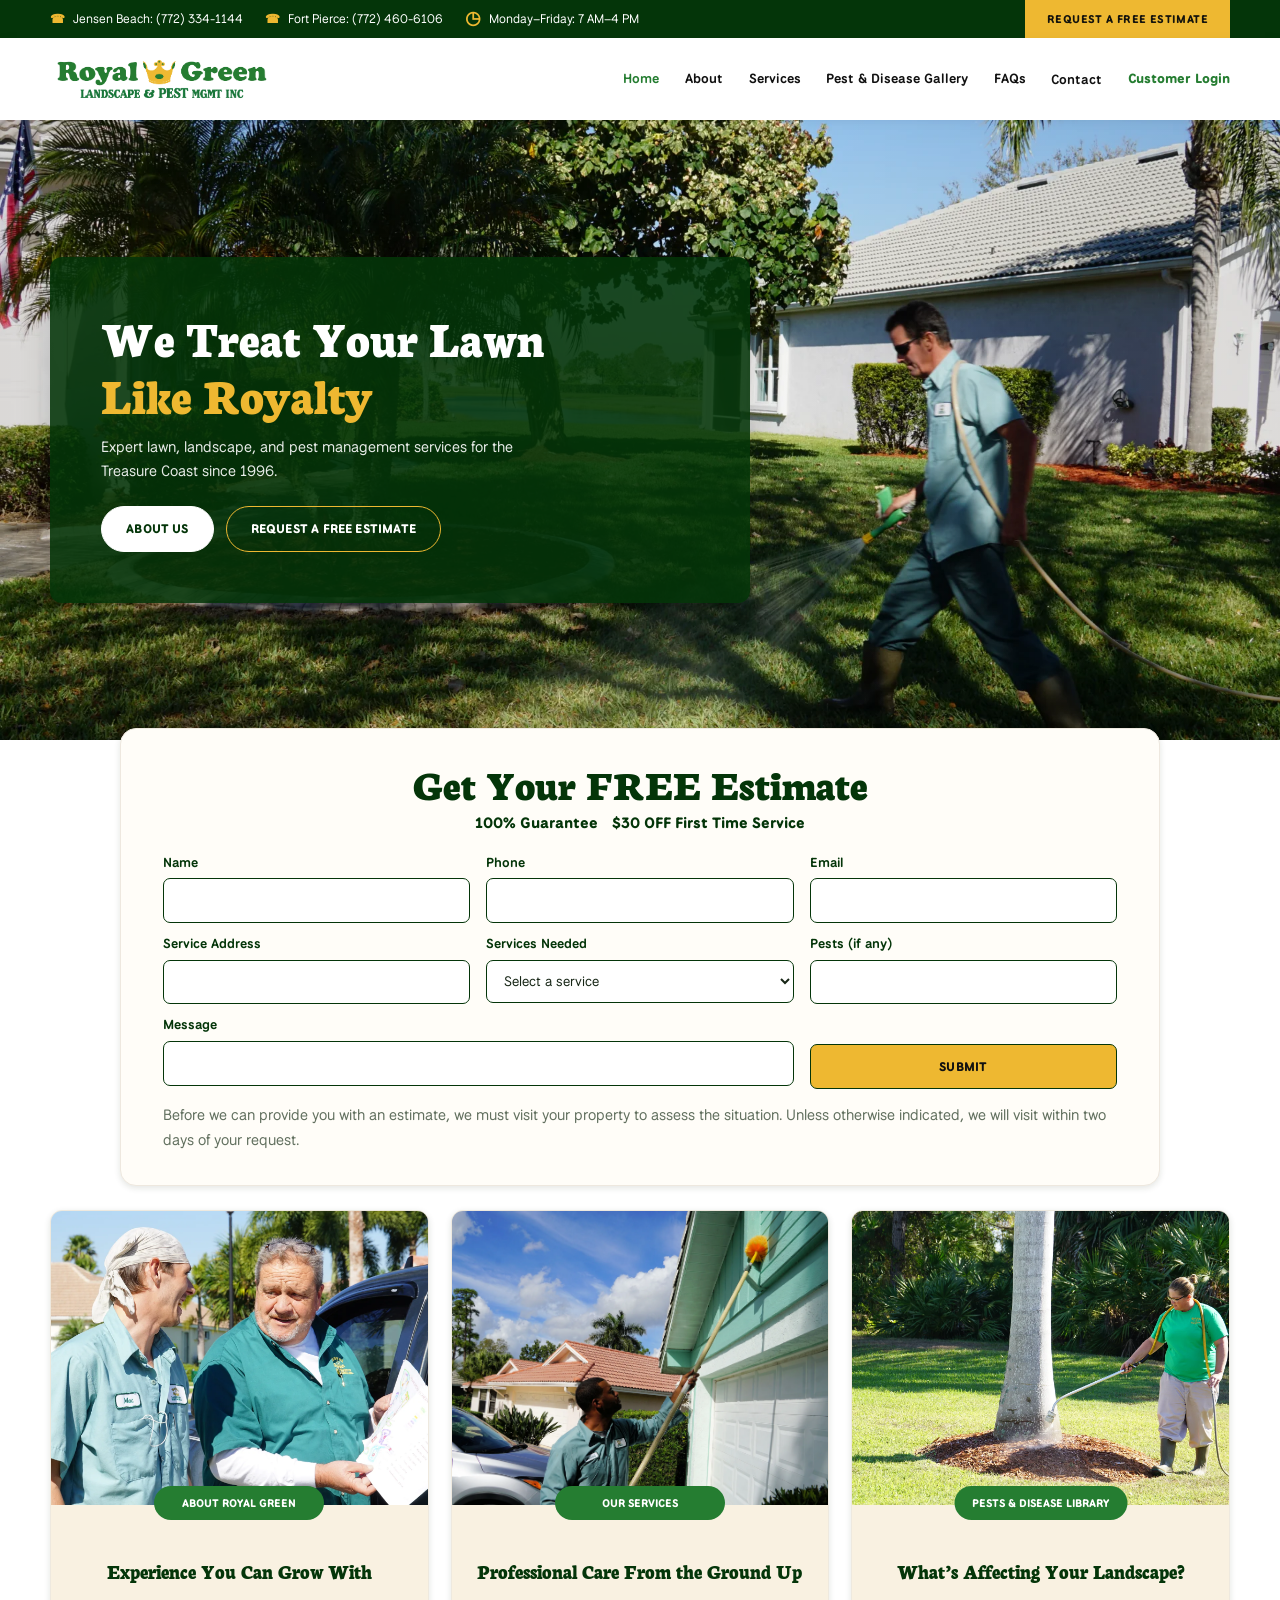
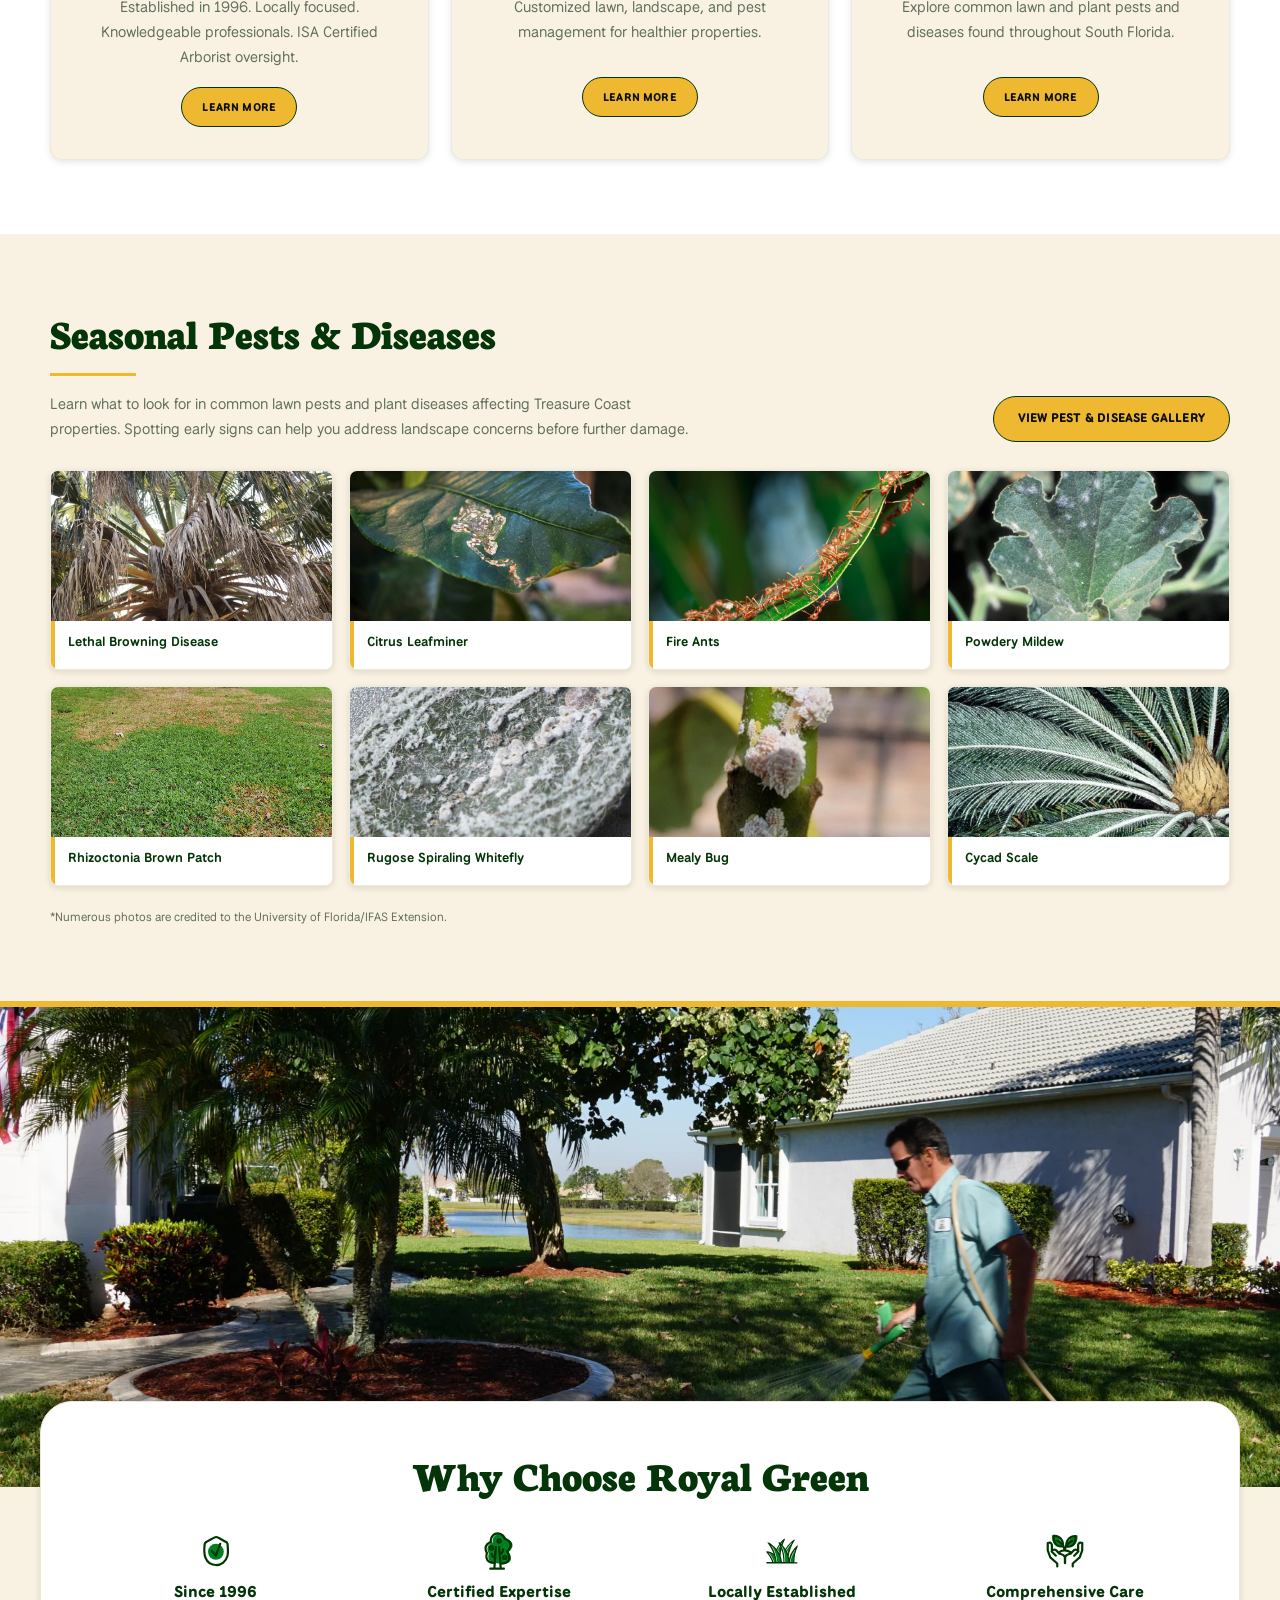
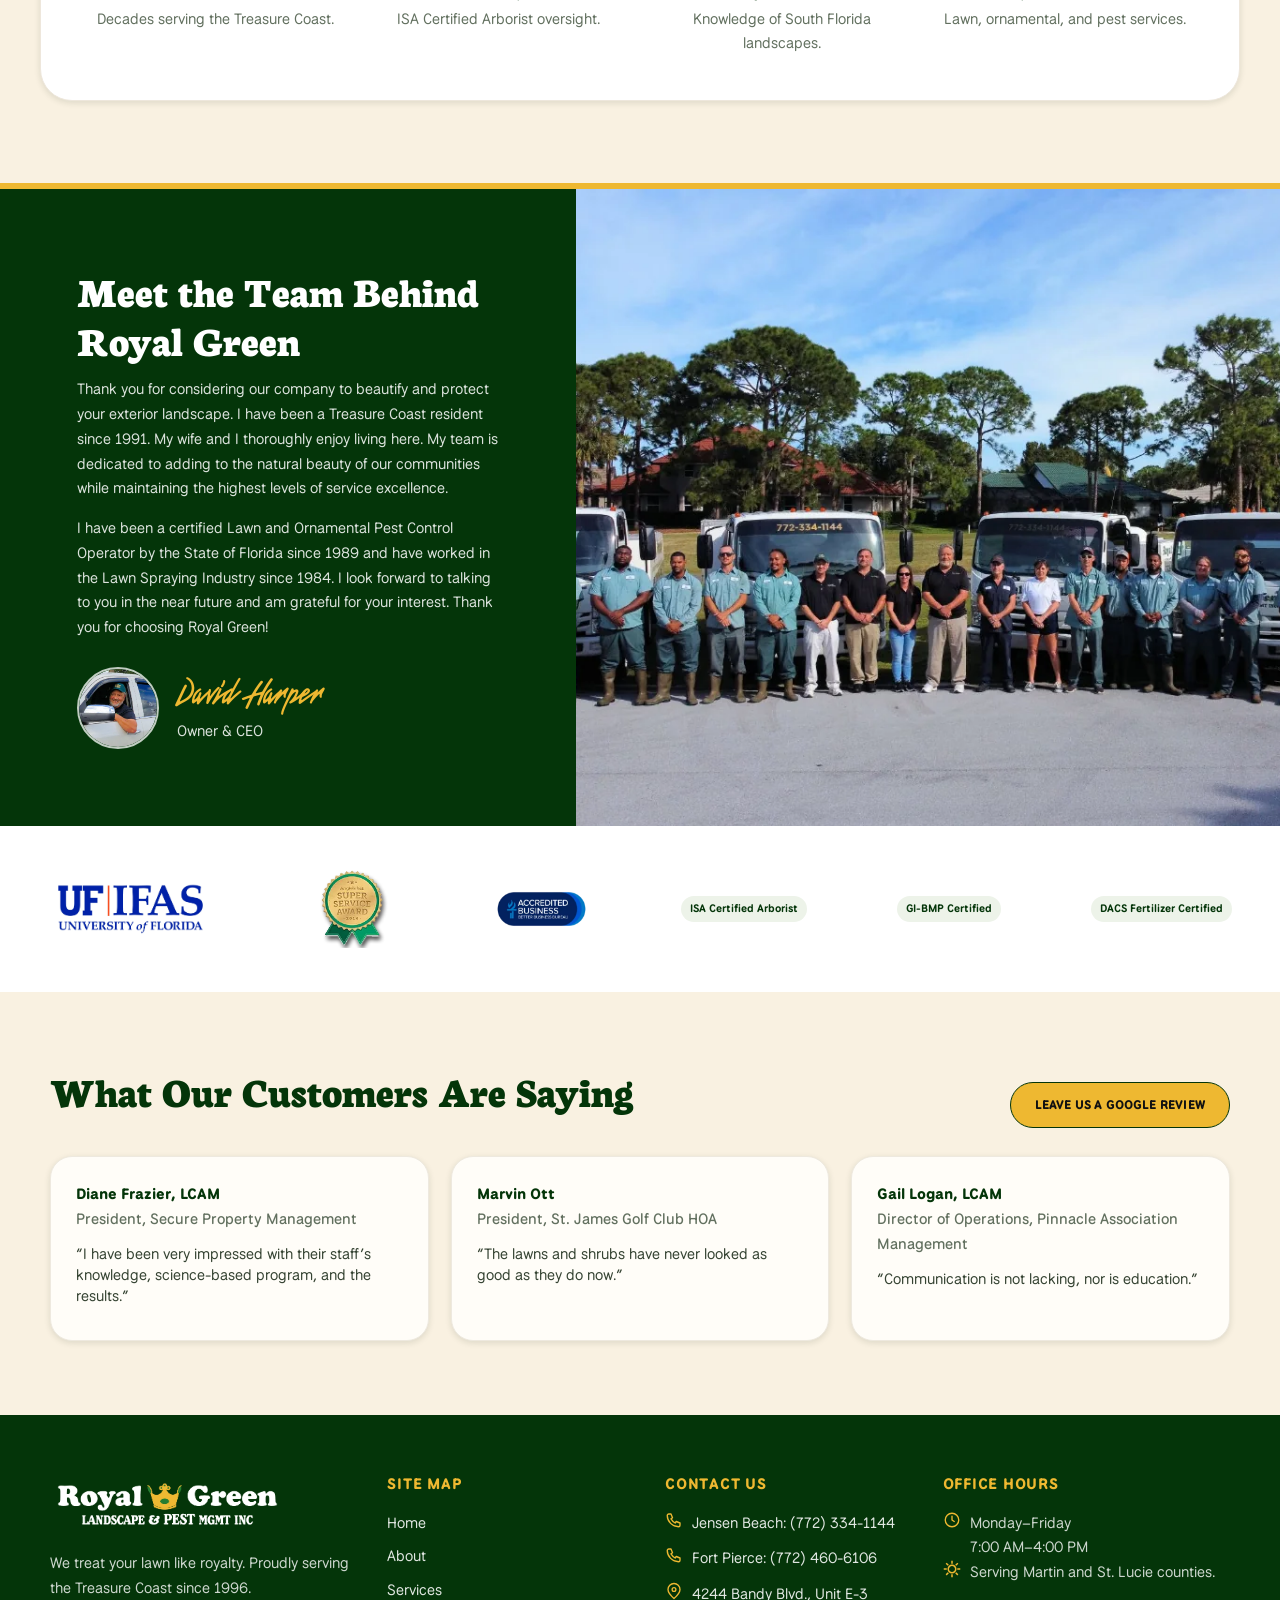
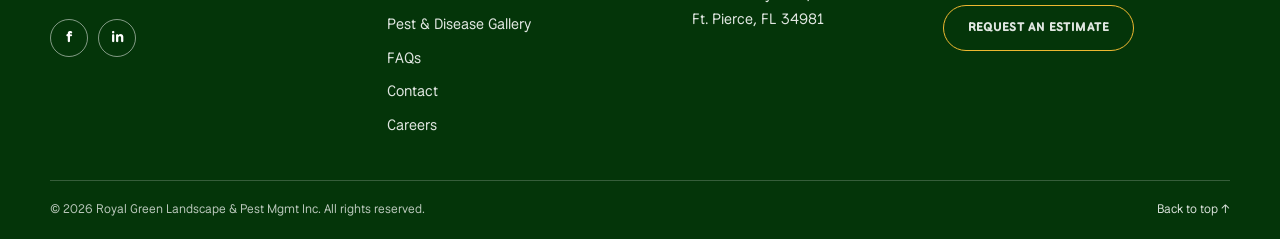
<file: index.html>
<!doctype html>
<html lang="en">
<head>
  <meta charset="utf-8">
  <meta name="viewport" content="width=device-width, initial-scale=1">
  <meta name="description" content="Royal Green has treated Treasure Coast lawns, landscapes and homes like royalty since 1996. Request your free estimate today.">
  <title>Royal Green | We Treat Your Lawn Like Royalty</title>
  <link rel="icon" href="assets/Royal-Green-Logo_Favicon.webp">
  <link rel="stylesheet" href="styles.css">
  <script src="script.js" defer></script>
</head>
<body id="top">
  <div class="utility-bar">
    <div class="container utility-inner">
      <div class="utility-details">
        <span class="location-item"><strong>☎</strong> Jensen Beach: <a href="tel:+17723341144">(772) 334-1144</a></span>
        <span class="location-item"><strong>☎</strong> Fort Pierce: <a href="tel:+17724606106">(772) 460-6106</a></span>
        <span class="hours-item"><strong>◷</strong> Monday–Friday: 7 AM–4 PM</span>
      </div>
      <a class="utility-cta" href="contact.html#estimate">Request a Free Estimate</a>
    </div>
  </div>
  <header class="site-header">
    <div class="container nav-inner">
      <a class="brand" href="index.html" aria-label="Royal Green home"><img src="assets/Royal-Green-Logo_Main-Rectangle.webp" alt="Royal Green Landscape & Pest Mgmt Inc."></a>
      <button class="menu-toggle" type="button" aria-label="Open menu" aria-expanded="false">☰</button>
      <nav class="main-nav" aria-label="Main navigation">
        <a href="index.html" aria-current="page">Home</a><a href="about.html">About</a><a href="services.html">Services</a><a href="pest-disease.html">Pest &amp; Disease Gallery</a><a href="faq.html">FAQs</a><span class="nav-contact"><a href="contact.html">Contact</a><a class="nav-subitem" href="careers.html">Careers</a></span><a class="login-link" href="https://www2.lawngateway.com/royalgreenls/" target="_blank" rel="noopener noreferrer">Customer Login</a>
      </nav>
    </div>
  </header>

  <main>
    <section class="hero hero-home">
      <div class="hero-inner">
        <div class="hero-copy">
          <h1>We Treat Your Lawn <span>Like Royalty</span></h1>
          <p>Expert lawn, landscape, and pest management services for the Treasure Coast since 1996.</p>
          <div class="hero-actions"><a class="button button-light" href="about.html">About Us</a><a class="button button-outline" href="contact.html#estimate">Request a Free Estimate</a></div>
        </div>
      </div>
    </section>

    <section class="estimate-card" id="estimate" aria-labelledby="estimate-heading">
      <h2 id="estimate-heading">Get Your FREE Estimate</h2>
      <p class="estimate-subtitle"><span>100% Guarantee</span><span>$30 OFF First Time Service</span></p>
      <form data-estimate-form>
        <div class="field"><label for="home-name">Name</label><input id="home-name" name="name" autocomplete="name" required></div>
        <div class="field"><label for="home-phone">Phone</label><input id="home-phone" name="phone" type="tel" autocomplete="tel" required></div>
        <div class="field"><label for="home-email">Email</label><input id="home-email" name="email" type="email" autocomplete="email" required></div>
        <div class="field"><label for="home-address">Service Address</label><input id="home-address" name="address" autocomplete="street-address" required></div>
        <div class="field"><label for="home-service">Services Needed</label><select id="home-service" name="service" required><option value="">Select a service</option><option>Lawn &amp; Turf Care</option><option>Tree &amp; Shrub Care</option><option>Pest Control</option><option>Commercial Services</option><option>Not sure yet</option></select></div>
        <div class="field"><label for="home-pest">Pests (if any)</label><input id="home-pest" name="pests"></div>
        <div class="field field-message"><label for="home-message">Message</label><input id="home-message" name="message"></div>
        <button class="button" type="submit">Submit</button>
        <p class="form-note">Before we can provide you with an estimate, we must visit your property to assess the situation. Unless otherwise indicated, we will visit within two days of your request.</p>
        <p class="form-status" aria-live="polite"></p>
      </form>
    </section>

    <section class="section">
      <div class="container card-grid">
        <article class="feature-card">
          <img src="assets/feature_2.webp" alt="Royal Green team members discussing lawn care">
          <div class="card-body"><span class="card-pill">About Royal Green</span><h3>Experience You Can Grow With</h3><p>Established in 1996. Locally focused. Knowledgeable professionals. ISA Certified Arborist oversight.</p><a class="button" href="about.html">Learn More</a></div>
        </article>
        <article class="feature-card">
          <img src="assets/feature-3.webp" alt="Royal Green technician caring for a property">
          <div class="card-body"><span class="card-pill">Our Services</span><h3>Professional Care From the Ground Up</h3><p>Customized lawn, landscape, and pest management for healthier properties.</p><a class="button" href="services.html">Learn More</a></div>
        </article>
        <article class="feature-card">
          <img src="assets/feature_1.webp" alt="Technician treating a South Florida landscape">
          <div class="card-body"><span class="card-pill">Pests &amp; Disease Library</span><h3>What’s Affecting Your Landscape?</h3><p>Explore common lawn and plant pests and diseases found throughout South Florida.</p><a class="button" href="pest-disease.html">Learn More</a></div>
        </article>
      </div>
    </section>

    <section class="section section-cream">
      <div class="container">
        <div class="section-heading">
          <div><h2>Seasonal Pests &amp; Diseases</h2><div class="gold-rule"></div><p>Learn what to look for in common lawn pests and plant diseases affecting Treasure Coast properties. Spotting early signs can help you address landscape concerns before further damage.</p></div>
          <a class="button" href="pest-disease.html">View Pest &amp; Disease Gallery</a>
        </div>
        <div class="pest-grid">
          <a class="pest-card" href="pest-disease.html?pest=Lethal%20Browning%20Disease" data-title="Lethal Browning Disease" data-description="Lethal bronzing, also known as lethal browning, is a fatal palm disease that causes fronds to discolor and die. Early diagnosis is important because symptoms can resemble other palm problems." data-categories="lawn-plant-diseases|tree-shrub-pests"><img src="assets/images/lethal-browning-disease.webp" alt="Palm with lethal browning disease"><span class="pest-label">Lethal Browning Disease</span></a>
          <a class="pest-card" href="pest-disease.html?pest=Citrus%20Leafminer" data-title="Citrus Leafminer" data-description="Moth larvae tunnel through young citrus leaves, leaving winding silvery trails and curled foliage." data-categories="tree-shrub-pests"><img src="missing assets/citrus-leafminer.webp" alt="Citrus leafminer damage to citrus leaves"><span class="pest-label">Citrus Leafminer</span></a>
          <a class="pest-card" href="pest-disease.html?pest=Fire%20Ants" data-title="Fire Ants" data-description="Stinging ants that form mounds in lawns and landscaped areas, creating hazards around outdoor activity areas." data-categories="outdoor-perimeter-pests|lawn-turf-pests"><img src="assets/images/fire-ants.webp" alt="Fire ants"><span class="pest-label">Fire Ants</span></a>
          <a class="pest-card" href="pest-disease.html?pest=Powdery%20Mildew" data-title="Powdery Mildew" data-description="A fungal disease that produces white or gray powdery growth on leaves and other plant surfaces." data-categories="lawn-plant-diseases|tree-shrub-pests"><img src="assets/images/powderymildew03_lg.webp" alt="Powdery mildew on a leaf"><span class="pest-label">Powdery Mildew</span></a>
          <a class="pest-card" href="pest-disease.html?pest=Rhizoctonia%20Brown%20Patch" data-title="Rhizoctonia Brown Patch" data-description="A fungal turf disease that produces circular or irregular discolored patches, often favored by damp conditions." data-categories="lawn-plant-diseases"><img src="assets/Rhizoctonia Brown Patch Fungus_1.webp" alt="Brown patch fungus in turf"><span class="pest-label">Rhizoctonia Brown Patch</span></a>
          <a class="pest-card" href="pest-disease.html?pest=Spiraling%20Whitefly" data-title="Spiraling Whitefly" data-description="A sap-feeding insect that lays eggs in spiral patterns beneath leaves and can cause honeydew and sooty mold." data-categories="tree-shrub-pests"><img src="assets/White-Fly.webp" alt="Whiteflies on foliage"><span class="pest-label">Rugose Spiraling Whitefly</span></a>
          <a class="pest-card" href="pest-disease.html?pest=Scale%20and%20Mealybugs" data-title="Scale and Mealybugs" data-description="Sap-feeding insects found on leaves, stems, and branches; infestations may cause yellowing, stunted growth, and sticky honeydew." data-categories="tree-shrub-pests"><img src="assets/Mealy Bug.webp" alt="Mealy bug on a plant"><span class="pest-label">Mealy Bug</span></a>
          <a class="pest-card" href="pest-disease.html?pest=Cycad%20Scale" data-title="Cycad Scale" data-description="A damaging scale insect that covers cycads, including sago palms, with white crust-like infestations and can severely weaken plants." data-categories="tree-shrub-pests"><img src="assets/images/cycad scale.webp" alt="Cycad scale on a palm"><span class="pest-label">Cycad Scale</span></a>
        </div>
        <p class="photo-credit">*Numerous photos are credited to the University of Florida/IFAS Extension.</p>
      </div>
    </section>

    <section class="why-section">
      <video class="why-video" autoplay muted loop playsinline preload="metadata" poster="missing assets/hero-image.webp" aria-label="Royal Green team caring for a Florida landscape">
        <source src="missing assets/why-choose-us.mp4" type="video/mp4">
      </video>
      <div class="why-panel">
        <h2>Why Choose Royal Green</h2>
        <div class="benefit-grid">
          <div class="benefit"><span class="benefit-icon"><img src="missing assets/icon-1.svg" alt=""></span><h3>Since 1996</h3><p>Decades serving the Treasure Coast.</p></div>
          <div class="benefit"><span class="benefit-icon"><img src="missing assets/icon-2.svg" alt=""></span><h3>Certified Expertise</h3><p>ISA Certified Arborist oversight.</p></div>
          <div class="benefit"><span class="benefit-icon"><img src="missing assets/icon-3.svg" alt=""></span><h3>Locally Established</h3><p>Knowledge of South Florida landscapes.</p></div>
          <div class="benefit"><span class="benefit-icon"><img src="missing assets/icon-4.svg" alt=""></span><h3>Comprehensive Care</h3><p>Lawn, ornamental, and pest services.</p></div>
        </div>
      </div>
    </section>

    <section class="team-feature">
      <div class="team-copy">
        <h2>Meet the Team Behind Royal Green</h2>
        <p>Thank you for considering our company to beautify and protect your exterior landscape. I have been a Treasure Coast resident since 1991. My wife and I thoroughly enjoy living here. My team is dedicated to adding to the natural beauty of our communities while maintaining the highest levels of service excellence.</p>
        <p>I have been a certified Lawn and Ornamental Pest Control Operator by the State of Florida since 1989 and have worked in the Lawn Spraying Industry since 1984. I look forward to talking to you in the near future and am grateful for your interest. Thank you for choosing Royal Green!</p>
        <div class="president-signoff"><img class="david-photo" src="missing assets/david.webp" alt="David Harper"><div><p class="signature">David Harper</p><p class="president-role">Owner &amp; CEO</p></div></div>
      </div>
      <div class="team-photo" role="img" aria-label="The Royal Green team and company trucks"></div>
    </section>

    <section class="certifications" aria-label="Certifications and affiliations">
      <img class="ifas-logo" src="assets/IFAS.webp" alt="University of Florida IFAS Extension">
      <a class="badge-link" href="https://www.angi.com/" target="_blank" rel="noreferrer" aria-label="Visit Angi">
        <img src="missing assets/angie.webp" alt="Angi Super Service Award 2014">
      </a>
      <a class="badge-link" href="https://www.bbb.org/" target="_blank" rel="noreferrer" aria-label="Visit the Better Business Bureau">
        <img src="missing assets/bbb.webp" alt="Better Business Bureau badge">
      </a>
      <span class="tag">ISA Certified Arborist</span>
      <span class="tag">GI-BMP Certified</span>
      <span class="tag">DACS Fertilizer Certified</span>
    </section>

    <section class="section reviews">
      <div class="container">
        <div class="section-heading"><div><h2>What Our Customers Are Saying</h2></div><a class="button" href="https://www.google.com/search?sca_esv=04011e8abf4afce9&amp;hl=en&amp;authuser=0&amp;sxsrf=AE3TifPMlejWfbmT_T7_yCAMWxQH_B1jCA:1763490697226&amp;kgmid=/g/1tgh3t06&amp;q=Royal+Green+Landscape+%26+Pest+Mgmt,+Inc.&amp;shndl=30&amp;shem=dimg2,lcuae,uaasie,shrtsdl&amp;source=sh/x/loc/uni/m1/1&amp;kgs=3c35ad29d18990d2&amp;utm_source=dimg2,lcuae,uaasie,shrtsdl,sh/x/loc/uni/m1/1#lrd=0x88dee785483fcbd1:0xfbae1bf49ce8fc34,1,,,," target="_blank" rel="noreferrer">Leave Us a Google Review</a></div>
        <div class="card-grid">
          <article class="review-card"><p class="reviewer">Diane Frazier, LCAM<span>President, Secure Property Management</span></p><blockquote>“I have been very impressed with their staff’s knowledge, science-based program, and the results.”</blockquote></article>
          <article class="review-card"><p class="reviewer">Marvin Ott<span>President, St. James Golf Club HOA</span></p><blockquote>“The lawns and shrubs have never looked as good as they do now.”</blockquote></article>
          <article class="review-card"><p class="reviewer">Gail Logan, LCAM<span>Director of Operations, Pinnacle Association Management</span></p><blockquote>“Communication is not lacking, nor is education.”</blockquote></article>
        </div>
      </div>
    </section>
  </main>

  <div class="modal" hidden role="dialog" aria-modal="true" aria-labelledby="modal-heading"><div class="modal-card"><button class="modal-close" type="button" aria-label="Close dialog">×</button><img data-modal-image src="assets/images/lethal-browning-disease.webp" alt=""><h2 data-modal-title id="modal-heading"></h2><p data-modal-description></p><div class="tag-list" data-modal-tags></div><a class="button modal-gallery-link" data-modal-gallery-link hidden>View in Pest &amp; Disease Gallery</a><a class="button" href="contact.html#estimate">Request a Free Estimate</a></div></div>

  <footer class="site-footer">
    <div class="container footer-main">
      <div class="footer-brand"><a href="index.html"><img src="assets/Royal-Green-Logo_White-Rectangle.webp" alt="Royal Green Landscape & Pest Mgmt Inc."></a><p>We treat your lawn like royalty. Proudly serving the Treasure Coast since 1996.</p><div class="socials"><button class="social-button" type="button" aria-label="Facebook" title="Facebook">f</button><button class="social-button" type="button" aria-label="LinkedIn" title="LinkedIn">in</button></div></div>
      <div class="footer-column"><h3>Site Map</h3><nav class="footer-links" aria-label="Footer navigation"><a href="index.html">Home</a><a href="about.html">About</a><a href="services.html">Services</a><a href="pest-disease.html">Pest &amp; Disease Gallery</a><a href="faq.html">FAQs</a><a href="contact.html">Contact</a><a href="careers.html">Careers</a></nav></div>
      <div class="footer-column footer-contact"><h3>Contact Us</h3><p><a href="tel:+17723341144">Jensen Beach: (772) 334-1144</a></p><p><a href="tel:+17724606106">Fort Pierce: (772) 460-6106</a></p><p><a href="https://maps.google.com/?q=4244+Bandy+Blvd+Unit+E-3+Fort+Pierce+FL+34981" target="_blank" rel="noreferrer">4244 Bandy Blvd., Unit E-3<br>Ft. Pierce, FL 34981</a></p></div>
      <div class="footer-column"><h3>Office Hours</h3><p>Monday–Friday<br>7:00 AM–4:00 PM</p><p>Serving Martin and St. Lucie counties.</p><a class="button button-outline" href="contact.html#estimate">Request an Estimate</a></div>
    </div>
    <div class="container footer-bottom"><span>© 2026 Royal Green Landscape &amp; Pest Mgmt Inc. All rights reserved.</span><a href="#top">Back to top ↑</a></div>
  </footer>
  <button class="back-to-top" type="button" aria-label="Back to top" onclick="window.scrollTo({top:0,behavior:'smooth'})">↑</button>
</body>
</html>
</file>
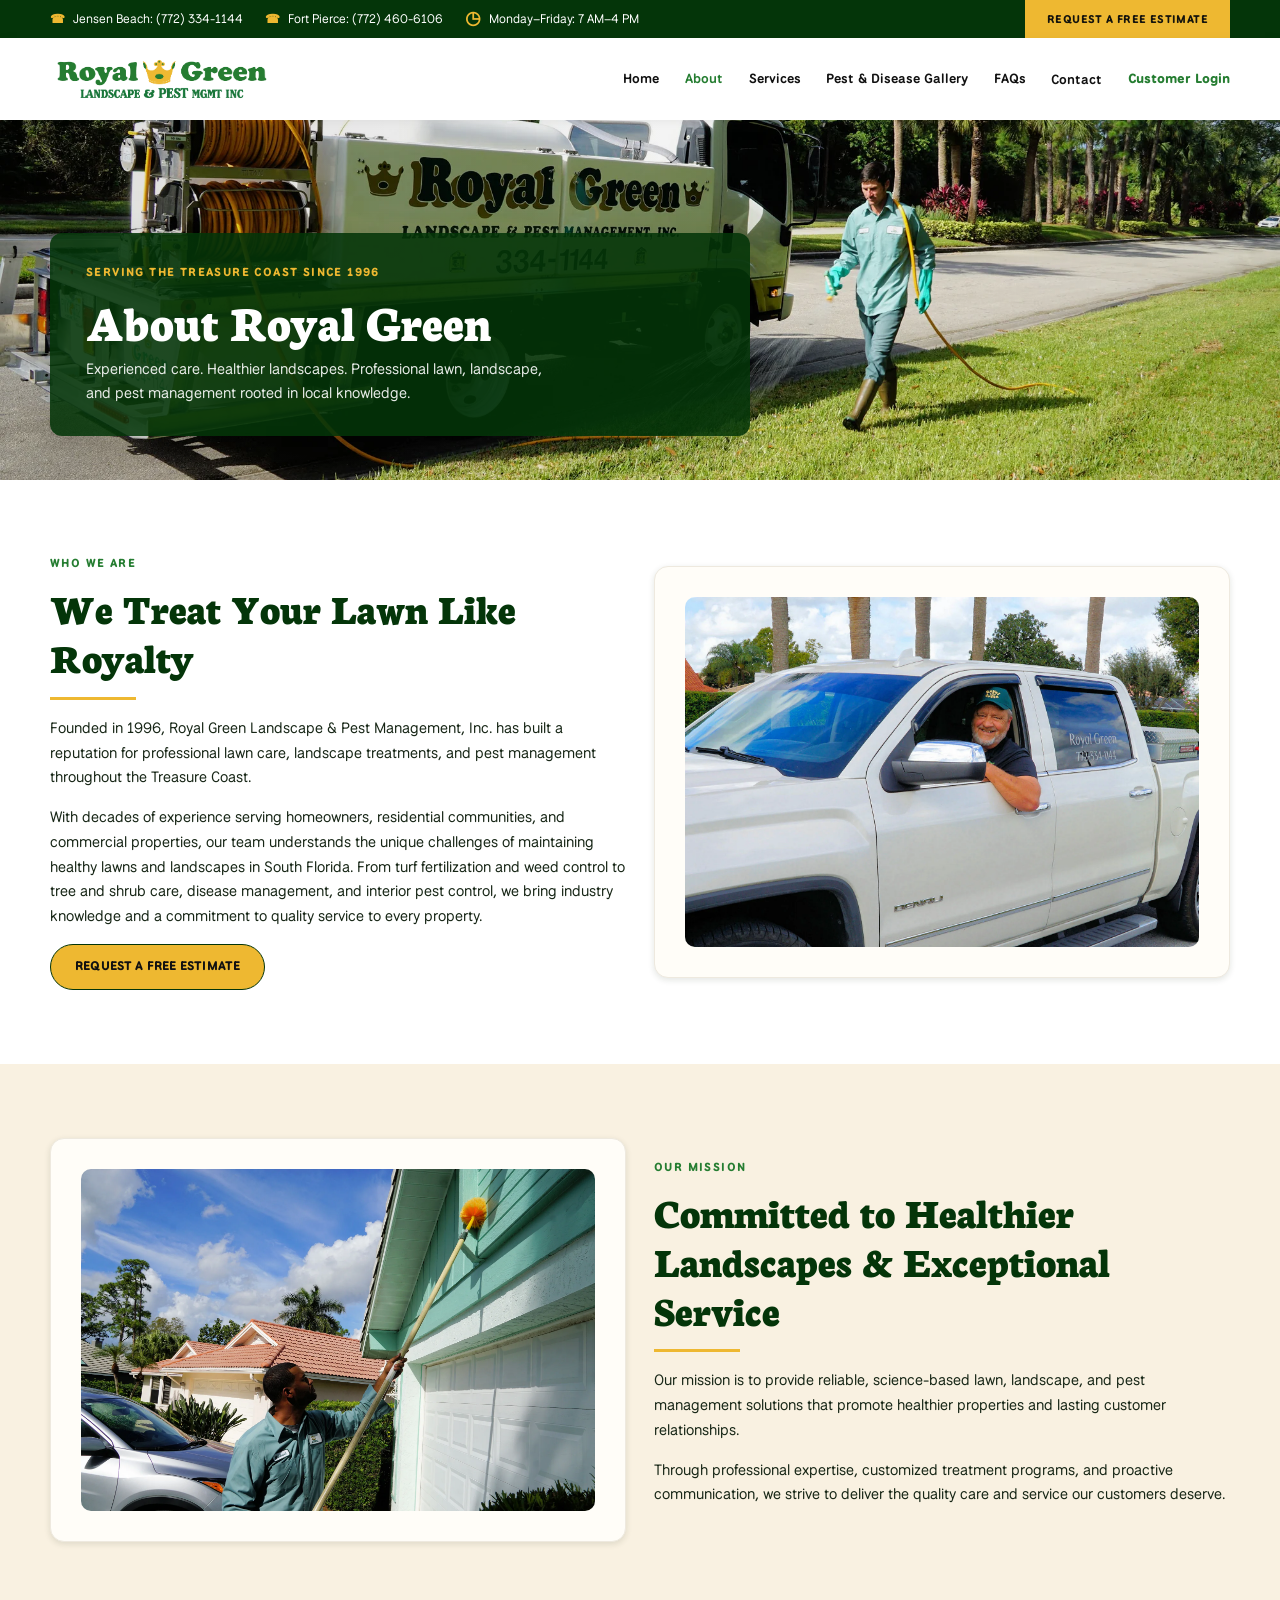
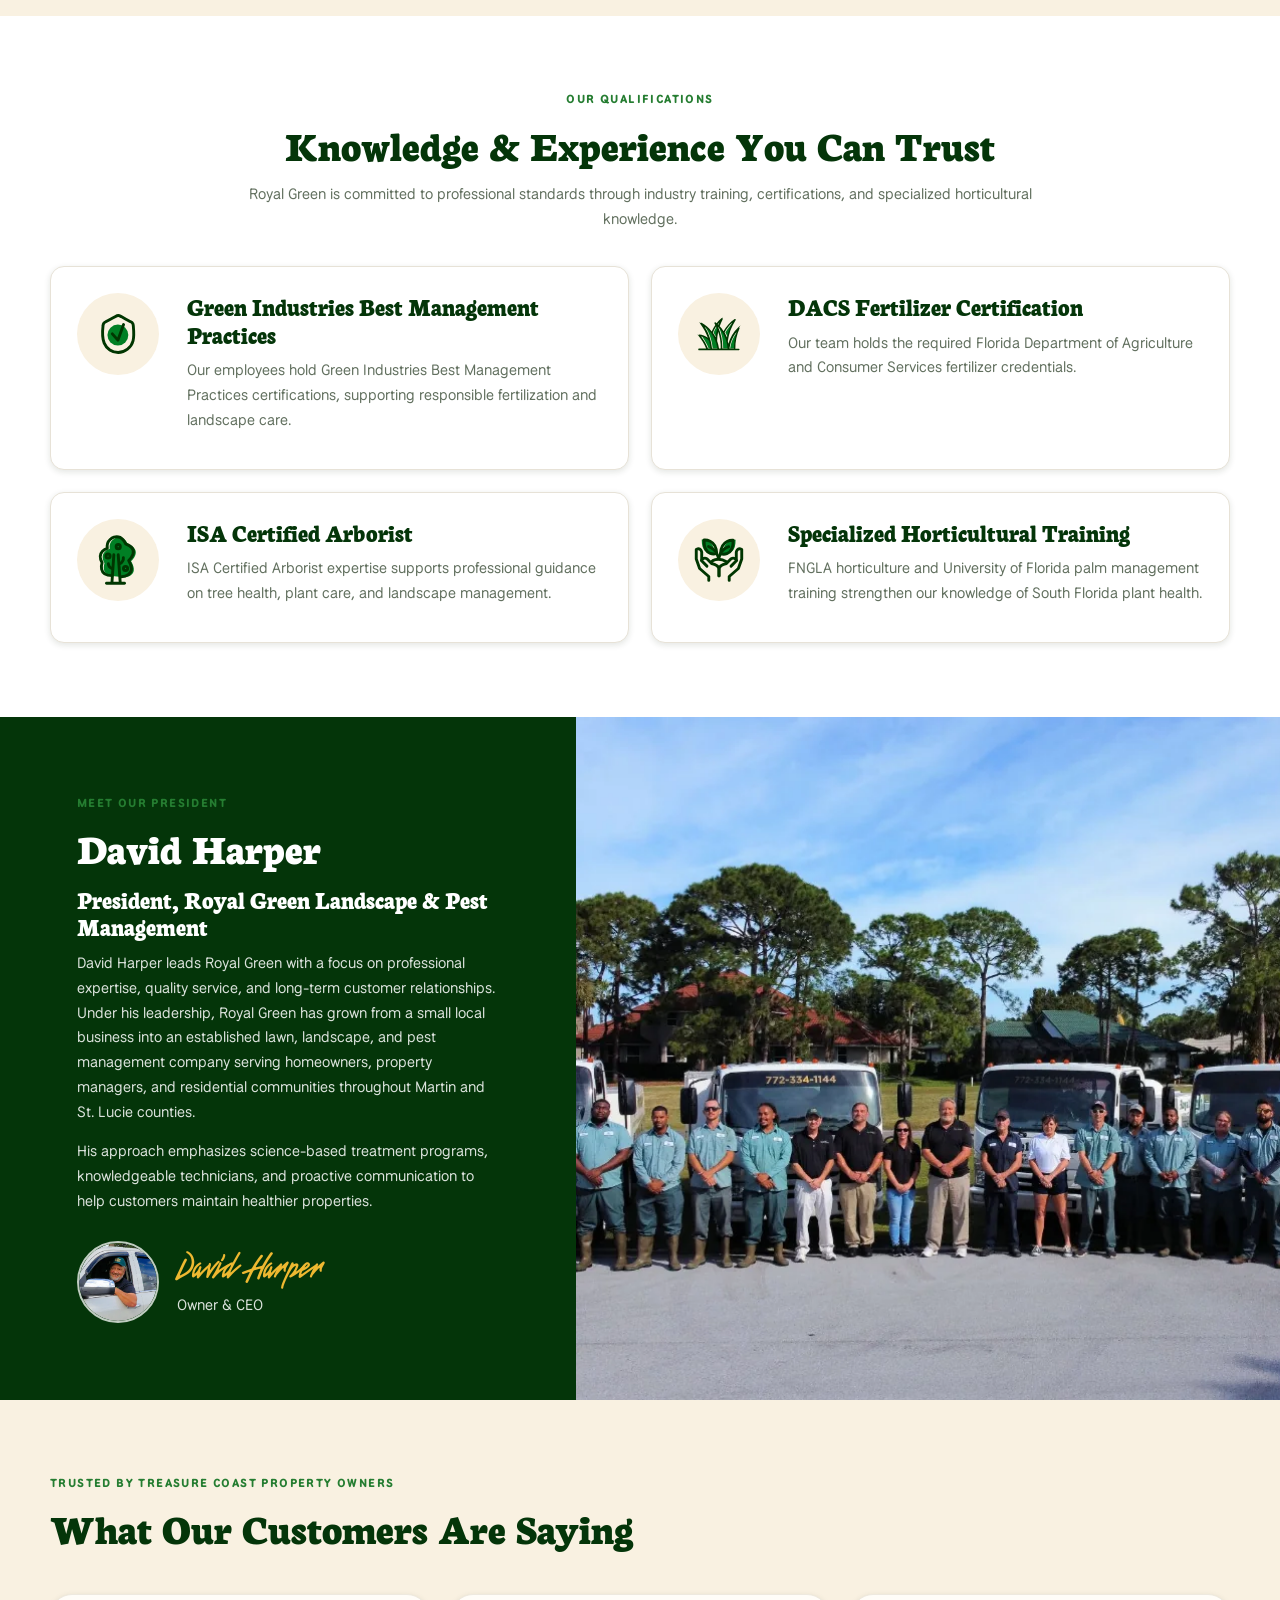
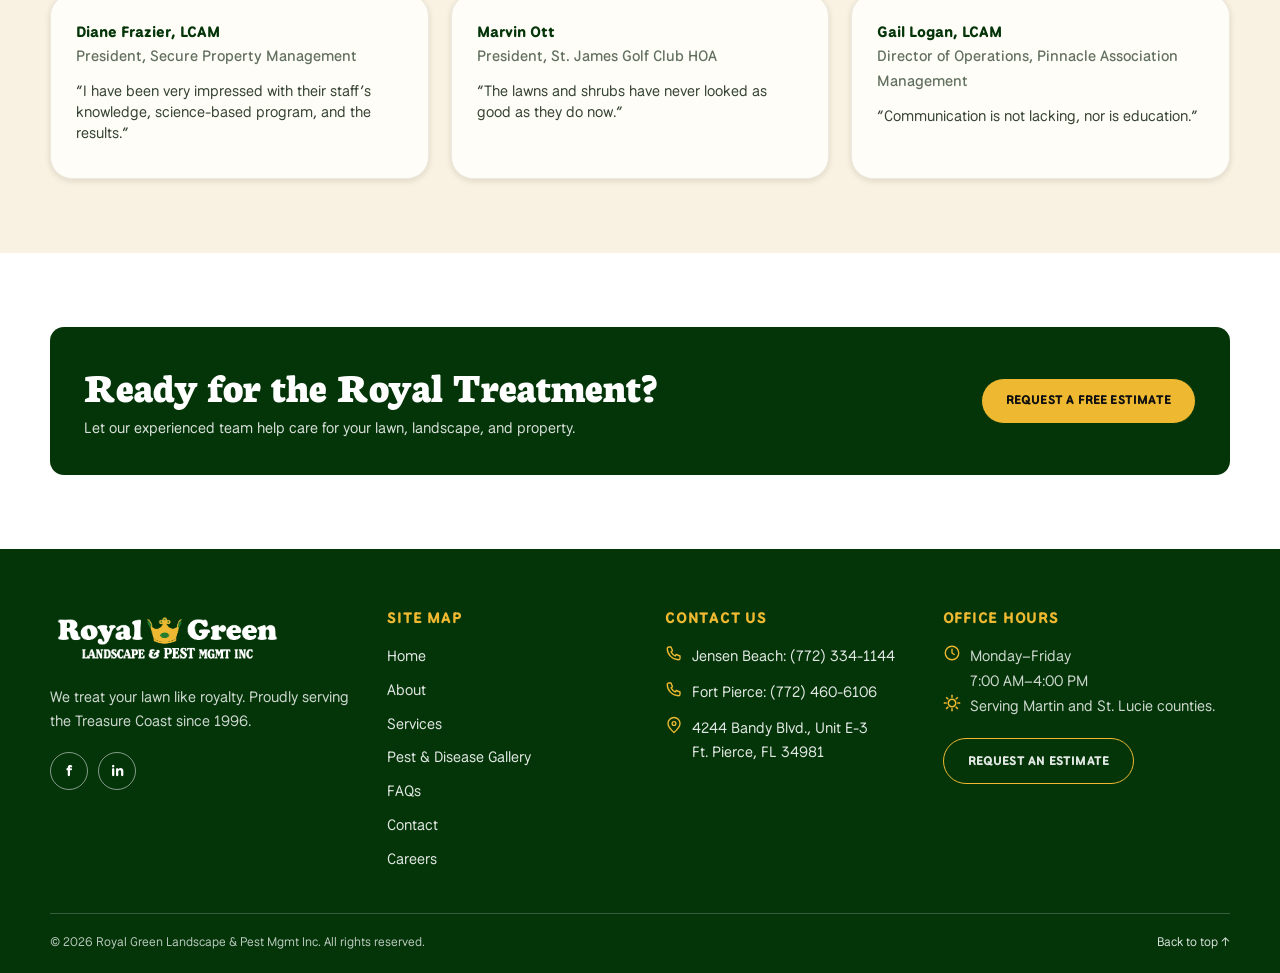
<file: about.html>
<!doctype html>
<html lang="en">
<head>
  <meta charset="utf-8">
  <meta name="viewport" content="width=device-width, initial-scale=1">
  <meta name="description" content="Meet the Royal Green team and learn about our local experience, mission and professional qualifications.">
  <title>About Royal Green | Local Lawn & Landscape Experts</title>
  <link rel="icon" href="assets/Royal-Green-Logo_Favicon.webp">
  <link rel="stylesheet" href="styles.css">
  <script src="script.js" defer></script>
</head>
<body id="top">
  <div class="utility-bar"><div class="container utility-inner"><div class="utility-details"><span class="location-item"><strong>☎</strong> Jensen Beach: <a href="tel:+17723341144">(772) 334-1144</a></span><span class="location-item"><strong>☎</strong> Fort Pierce: <a href="tel:+17724606106">(772) 460-6106</a></span><span class="hours-item"><strong>◷</strong> Monday–Friday: 7 AM–4 PM</span></div><a class="utility-cta" href="contact.html#estimate">Request a Free Estimate</a></div></div>
  <header class="site-header"><div class="container nav-inner"><a class="brand" href="index.html" aria-label="Royal Green home"><img src="assets/Royal-Green-Logo_Main-Rectangle.webp" alt="Royal Green Landscape & Pest Mgmt Inc."></a><button class="menu-toggle" type="button" aria-label="Open menu" aria-expanded="false">☰</button><nav class="main-nav" aria-label="Main navigation"><a href="index.html">Home</a><a href="about.html" aria-current="page">About</a><a href="services.html">Services</a><a href="pest-disease.html">Pest &amp; Disease Gallery</a><a href="faq.html">FAQs</a><span class="nav-contact"><a href="contact.html">Contact</a><a class="nav-subitem" href="careers.html">Careers</a></span><a class="login-link" href="https://www2.lawngateway.com/royalgreenls/" target="_blank" rel="noopener noreferrer">Customer Login</a></nav></div></header>
  <main>
    <section class="hero page-hero hero-about"><div class="hero-inner"><div class="hero-copy"><span class="eyebrow">Serving the Treasure Coast Since 1996</span><h1>About Royal Green</h1><p>Experienced care. Healthier landscapes. Professional lawn, landscape, and pest management rooted in local knowledge.</p></div></div></section>
    <section class="section"><div class="container content-grid"><div><span class="eyebrow">Who We Are</span><h2>We Treat Your Lawn Like Royalty</h2><div class="gold-rule"></div><p>Founded in 1996, Royal Green Landscape &amp; Pest Management, Inc. has built a reputation for professional lawn care, landscape treatments, and pest management throughout the Treasure Coast.</p><p>With decades of experience serving homeowners, residential communities, and commercial properties, our team understands the unique challenges of maintaining healthy lawns and landscapes in South Florida. From turf fertilization and weed control to tree and shrub care, disease management, and interior pest control, we bring industry knowledge and a commitment to quality service to every property.</p><a class="button" href="contact.html#estimate">Request a Free Estimate</a></div><div class="content-card"><img src="assets/images/2021/Dave.webp" alt="Dave of Royal Green"></div></div></section>
    <section class="section section-cream"><div class="container content-grid"><div class="content-card"><img src="assets/feature-3.webp" alt="Royal Green technician caring for a local property"></div><div><span class="eyebrow">Our Mission</span><h2>Committed to Healthier Landscapes &amp; Exceptional Service</h2><div class="gold-rule"></div><p>Our mission is to provide reliable, science-based lawn, landscape, and pest management solutions that promote healthier properties and lasting customer relationships.</p><p>Through professional expertise, customized treatment programs, and proactive communication, we strive to deliver the quality care and service our customers deserve.</p></div></div></section>
    <section class="section"><div class="container"><div class="intro"><span class="eyebrow">Our Qualifications</span><h2>Knowledge &amp; Experience You Can Trust</h2><p>Royal Green is committed to professional standards through industry training, certifications, and specialized horticultural knowledge.</p></div><div class="service-list">
      <article class="service-block"><span class="service-icon"><img src="missing assets/icon-service-commecrial.svg" alt=""></span><div><h3>Green Industries Best Management Practices</h3><p>Our employees hold Green Industries Best Management Practices certifications, supporting responsible fertilization and landscape care.</p></div></article>
      <article class="service-block"><span class="service-icon"><img src="missing assets/icon-service-lawn.svg" alt=""></span><div><h3>DACS Fertilizer Certification</h3><p>Our team holds the required Florida Department of Agriculture and Consumer Services fertilizer credentials.</p></div></article>
      <article class="service-block"><span class="service-icon"><img src="missing assets/icon-service-tree-shrub.svg" alt=""></span><div><h3>ISA Certified Arborist</h3><p>ISA Certified Arborist expertise supports professional guidance on tree health, plant care, and landscape management.</p></div></article>
      <article class="service-block"><span class="service-icon"><img src="missing assets/icon-4.svg" alt=""></span><div><h3>Specialized Horticultural Training</h3><p>FNGLA horticulture and University of Florida palm management training strengthen our knowledge of South Florida plant health.</p></div></article>
    </div></div></section>
    <section class="team-feature"><div class="team-copy"><span class="eyebrow">Meet Our President</span><h2>David Harper</h2><h3>President, Royal Green Landscape &amp; Pest Management</h3><p>David Harper leads Royal Green with a focus on professional expertise, quality service, and long-term customer relationships. Under his leadership, Royal Green has grown from a small local business into an established lawn, landscape, and pest management company serving homeowners, property managers, and residential communities throughout Martin and St. Lucie counties.</p><p>His approach emphasizes science-based treatment programs, knowledgeable technicians, and proactive communication to help customers maintain healthier properties.</p><div class="president-signoff"><img class="david-photo" src="missing assets/david.webp" alt="David Harper"><div><p class="signature">David Harper</p><p class="president-role">Owner &amp; CEO</p></div></div></div><div class="team-photo" role="img" aria-label="Royal Green employees gathered with their service vehicles"></div></section>
    <section class="section reviews"><div class="container"><div class="section-heading"><div><span class="eyebrow">Trusted by Treasure Coast Property Owners</span><h2>What Our Customers Are Saying</h2></div></div><div class="card-grid"><article class="review-card"><p class="reviewer">Diane Frazier, LCAM<span>President, Secure Property Management</span></p><blockquote>“I have been very impressed with their staff’s knowledge, science-based program, and the results.”</blockquote></article><article class="review-card"><p class="reviewer">Marvin Ott<span>President, St. James Golf Club HOA</span></p><blockquote>“The lawns and shrubs have never looked as good as they do now.”</blockquote></article><article class="review-card"><p class="reviewer">Gail Logan, LCAM<span>Director of Operations, Pinnacle Association Management</span></p><blockquote>“Communication is not lacking, nor is education.”</blockquote></article></div></div></section>
    <section class="section"><div class="container callout"><div><h2>Ready for the Royal Treatment?</h2><p>Let our experienced team help care for your lawn, landscape, and property.</p></div><a class="button" href="contact.html#estimate">Request a Free Estimate</a></div></section>
  </main>
  <footer class="site-footer"><div class="container footer-main"><div class="footer-brand"><a href="index.html"><img src="assets/Royal-Green-Logo_White-Rectangle.webp" alt="Royal Green Landscape & Pest Mgmt Inc."></a><p>We treat your lawn like royalty. Proudly serving the Treasure Coast since 1996.</p><div class="socials"><button class="social-button" type="button" aria-label="Facebook" title="Facebook">f</button><button class="social-button" type="button" aria-label="LinkedIn" title="LinkedIn">in</button></div></div><div class="footer-column"><h3>Site Map</h3><nav class="footer-links" aria-label="Footer navigation"><a href="index.html">Home</a><a href="about.html">About</a><a href="services.html">Services</a><a href="pest-disease.html">Pest &amp; Disease Gallery</a><a href="faq.html">FAQs</a><a href="contact.html">Contact</a><a href="careers.html">Careers</a></nav></div><div class="footer-column footer-contact"><h3>Contact Us</h3><p><a href="tel:+17723341144">Jensen Beach: (772) 334-1144</a></p><p><a href="tel:+17724606106">Fort Pierce: (772) 460-6106</a></p><p><a href="https://maps.google.com/?q=4244+Bandy+Blvd+Unit+E-3+Fort+Pierce+FL+34981" target="_blank" rel="noreferrer">4244 Bandy Blvd., Unit E-3<br>Ft. Pierce, FL 34981</a></p></div><div class="footer-column"><h3>Office Hours</h3><p>Monday–Friday<br>7:00 AM–4:00 PM</p><p>Serving Martin and St. Lucie counties.</p><a class="button button-outline" href="contact.html#estimate">Request an Estimate</a></div></div><div class="container footer-bottom"><span>© 2026 Royal Green Landscape &amp; Pest Mgmt Inc. All rights reserved.</span><a href="#top">Back to top ↑</a></div></footer>
  <button class="back-to-top" type="button" aria-label="Back to top" onclick="window.scrollTo({top:0,behavior:'smooth'})">↑</button>
</body>
</html>
</file>
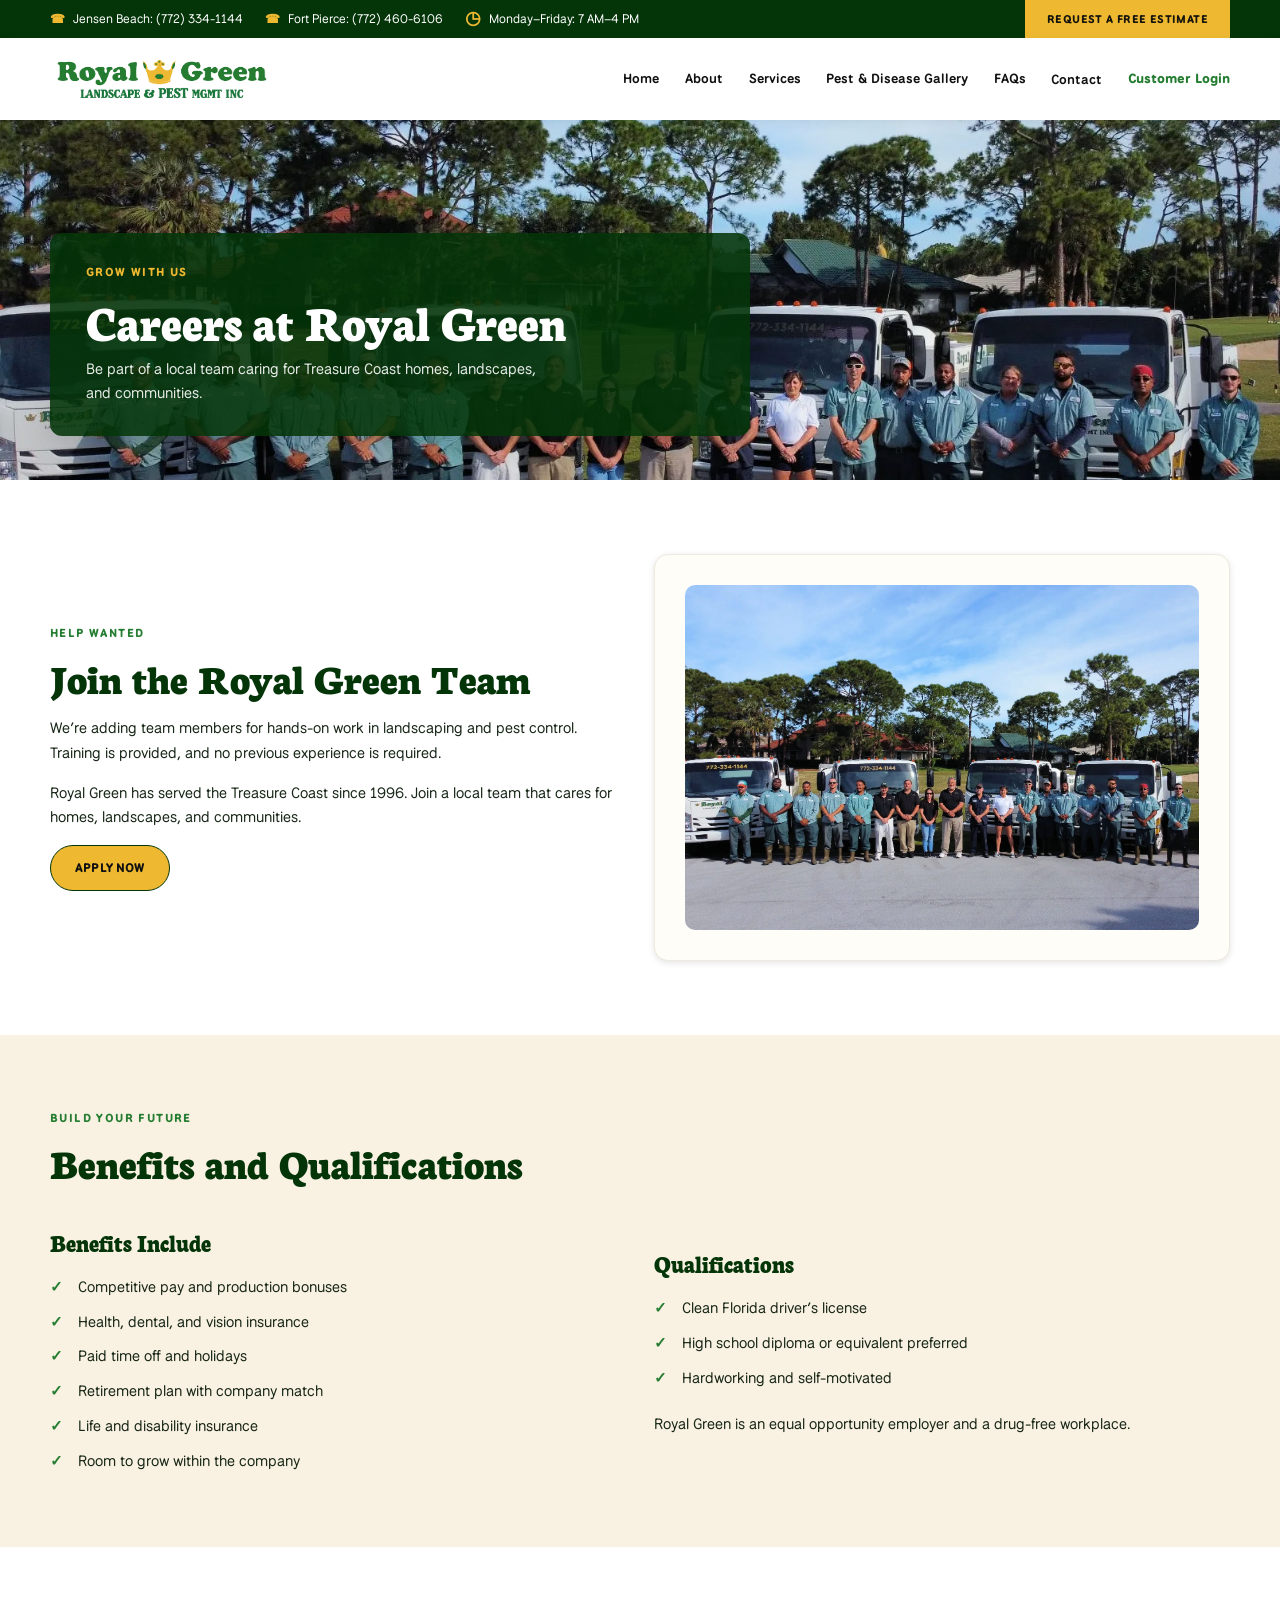
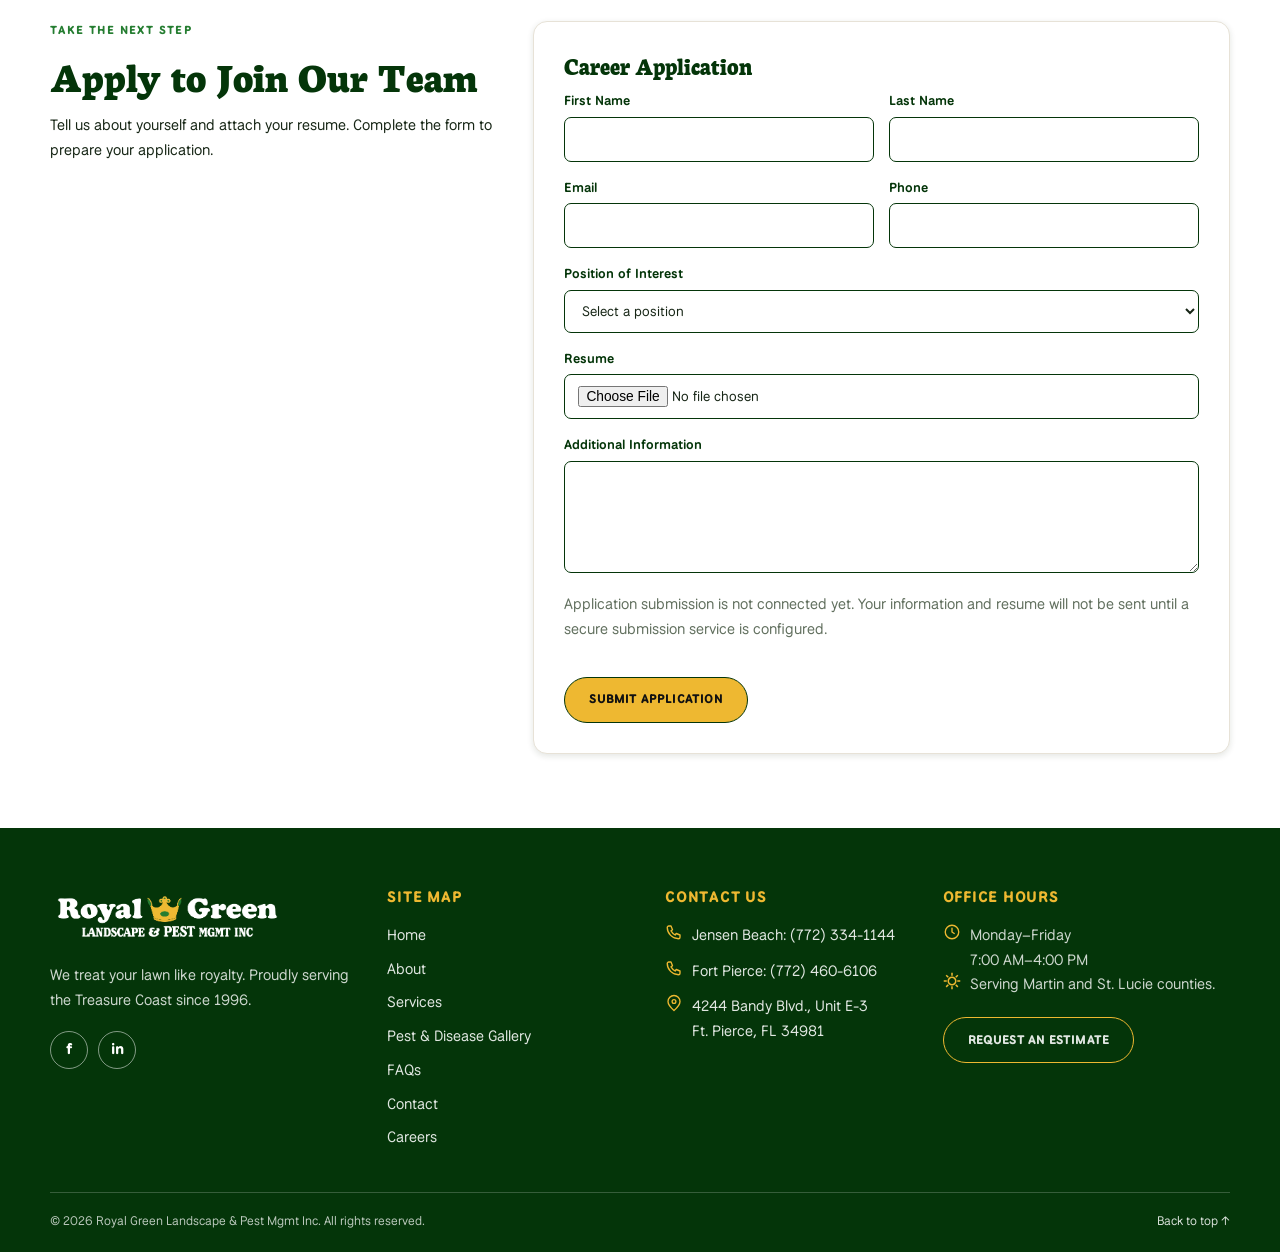
<file: careers.html>
<!doctype html>
<html lang="en">
<head>
  <meta charset="utf-8">
  <meta name="viewport" content="width=device-width, initial-scale=1">
  <meta name="description" content="Learn about working with the Royal Green team on the Treasure Coast.">
  <title>Careers | Royal Green</title>
  <link rel="icon" href="assets/Royal-Green-Logo_Favicon.webp">
  <link rel="stylesheet" href="styles.css">
  <script src="script.js" defer></script>
</head>
<body id="top">
  <div class="utility-bar"><div class="container utility-inner"><div class="utility-details"><span class="location-item"><strong>☎</strong> Jensen Beach: <a href="tel:+17723341144">(772) 334-1144</a></span><span class="location-item"><strong>☎</strong> Fort Pierce: <a href="tel:+17724606106">(772) 460-6106</a></span><span class="hours-item"><strong>◷</strong> Monday–Friday: 7 AM–4 PM</span></div><a class="utility-cta" href="contact.html#estimate">Request a Free Estimate</a></div></div>
  <header class="site-header"><div class="container nav-inner"><a class="brand" href="index.html" aria-label="Royal Green home"><img src="assets/Royal-Green-Logo_Main-Rectangle.webp" alt="Royal Green Landscape & Pest Mgmt Inc."></a><button class="menu-toggle" type="button" aria-label="Open menu" aria-expanded="false">☰</button><nav class="main-nav" aria-label="Main navigation"><a href="index.html">Home</a><a href="about.html">About</a><a href="services.html">Services</a><a href="pest-disease.html">Pest &amp; Disease Gallery</a><a href="faq.html">FAQs</a><span class="nav-contact"><a href="contact.html">Contact</a><a class="nav-subitem" href="careers.html" aria-current="page">Careers</a></span><a class="login-link" href="https://www2.lawngateway.com/royalgreenls/" target="_blank" rel="noopener noreferrer">Customer Login</a></nav></div></header>
  <main>
    <section class="hero page-hero hero-careers"><div class="hero-inner"><div class="hero-copy"><span class="eyebrow">Grow With Us</span><h1>Careers at Royal Green</h1><p>Be part of a local team caring for Treasure Coast homes, landscapes, and communities.</p></div></div></section>
    <section class="section"><div class="container content-grid"><div><span class="eyebrow">Help Wanted</span><h2>Join the Royal Green Team</h2><p>We’re adding team members for hands-on work in landscaping and pest control. Training is provided, and no previous experience is required.</p><p>Royal Green has served the Treasure Coast since 1996. Join a local team that cares for homes, landscapes, and communities.</p><a class="button" href="#careers-apply">Apply Now</a></div><div class="content-card"><img src="assets/careers-page-header.webp" alt="Royal Green employees working together outdoors"></div></div></section>
    <section class="section section-cream" id="careers-benefits"><div class="container"><div class="section-heading"><div><span class="eyebrow">Build Your Future</span><h2>Benefits and Qualifications</h2></div></div><div class="content-grid"><div><h3>Benefits Include</h3><ul class="check-list"><li>Competitive pay and production bonuses</li><li>Health, dental, and vision insurance</li><li>Paid time off and holidays</li><li>Retirement plan with company match</li><li>Life and disability insurance</li><li>Room to grow within the company</li></ul></div><div><h3>Qualifications</h3><ul class="check-list"><li>Clean Florida driver’s license</li><li>High school diploma or equivalent preferred</li><li>Hardworking and self-motivated</li></ul><p class="careers-equal-opportunity">Royal Green is an equal opportunity employer and a drug-free workplace.</p></div></div></div></section>
    <section class="section" id="careers-apply"><div class="container contact-layout"><div><span class="eyebrow">Take the Next Step</span><h2>Apply to Join Our Team</h2><p>Tell us about yourself and attach your resume. Complete the form to prepare your application.</p></div><div class="form-panel careers-application-card"><h3>Career Application</h3><form class="contact-form" data-careers-form enctype="multipart/form-data"><div class="field"><label for="career-first-name">First Name</label><input id="career-first-name" name="firstName" autocomplete="given-name" required></div><div class="field"><label for="career-last-name">Last Name</label><input id="career-last-name" name="lastName" autocomplete="family-name" required></div><div class="field"><label for="career-email">Email</label><input id="career-email" name="email" type="email" autocomplete="email" required></div><div class="field"><label for="career-phone">Phone</label><input id="career-phone" name="phone" type="tel" autocomplete="tel" required></div><div class="field full-width"><label for="career-position">Position of Interest</label><select id="career-position" name="position" required><option value="">Select a position</option><option>Landscaping</option><option>Pest Control</option><option>Other</option></select></div><div class="field full-width"><label for="career-resume">Resume</label><input id="career-resume" name="resume" type="file" accept=".pdf,.doc,.docx" required></div><div class="field full-width"><label for="career-message">Additional Information</label><textarea id="career-message" name="message" rows="4"></textarea></div><p class="form-note full-width">Application submission is not connected yet. Your information and resume will not be sent until a secure submission service is configured.</p><button class="button full-width" type="submit">Submit Application</button><p class="form-status full-width" aria-live="polite"></p></form></div></div></section>
  </main>
  <footer class="site-footer"><div class="container footer-main"><div class="footer-brand"><a href="index.html"><img src="assets/Royal-Green-Logo_White-Rectangle.webp" alt="Royal Green Landscape & Pest Mgmt Inc."></a><p>We treat your lawn like royalty. Proudly serving the Treasure Coast since 1996.</p><div class="socials"><button class="social-button" type="button" aria-label="Facebook" title="Facebook">f</button><button class="social-button" type="button" aria-label="LinkedIn" title="LinkedIn">in</button></div></div><div class="footer-column"><h3>Site Map</h3><nav class="footer-links" aria-label="Footer navigation"><a href="index.html">Home</a><a href="about.html">About</a><a href="services.html">Services</a><a href="pest-disease.html">Pest &amp; Disease Gallery</a><a href="faq.html">FAQs</a><a href="contact.html">Contact</a><a href="careers.html">Careers</a></nav></div><div class="footer-column footer-contact"><h3>Contact Us</h3><p><a href="tel:+17723341144">Jensen Beach: (772) 334-1144</a></p><p><a href="tel:+17724606106">Fort Pierce: (772) 460-6106</a></p><p><a href="https://maps.google.com/?q=4244+Bandy+Blvd+Unit+E-3+Fort+Pierce+FL+34981" target="_blank" rel="noreferrer">4244 Bandy Blvd., Unit E-3<br>Ft. Pierce, FL 34981</a></p></div><div class="footer-column"><h3>Office Hours</h3><p>Monday–Friday<br>7:00 AM–4:00 PM</p><p>Serving Martin and St. Lucie counties.</p><a class="button button-outline" href="contact.html#estimate">Request an Estimate</a></div></div><div class="container footer-bottom"><span>© 2026 Royal Green Landscape &amp; Pest Mgmt Inc. All rights reserved.</span><a href="#top">Back to top ↑</a></div></footer>
  <button class="back-to-top" type="button" aria-label="Back to top" onclick="window.scrollTo({top:0,behavior:'smooth'})">↑</button>
</body>
</html>
</file>
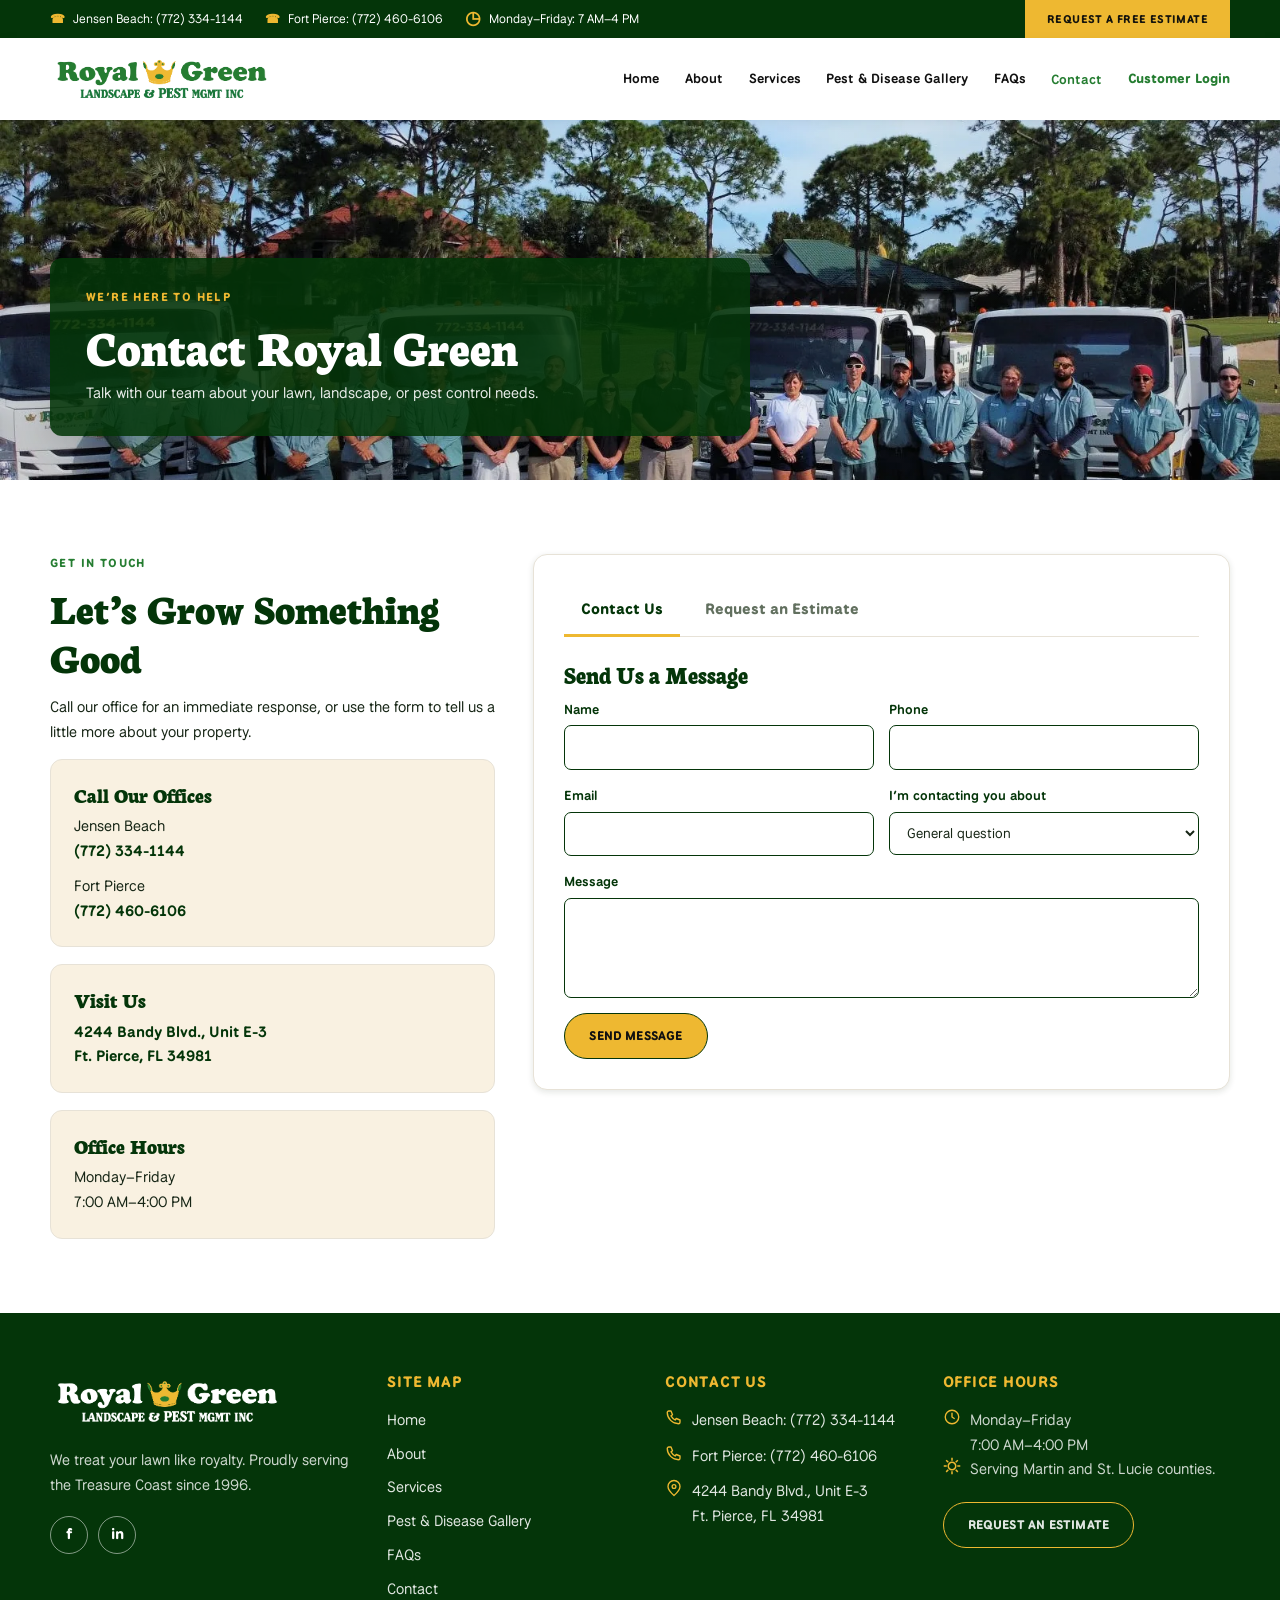
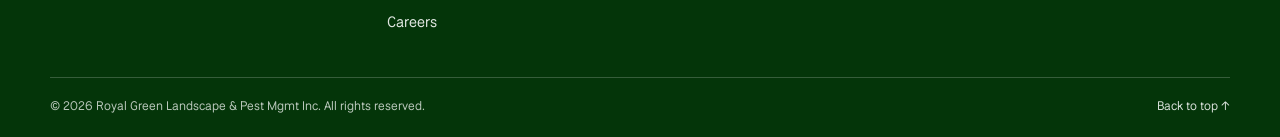
<file: contact.html>
<!doctype html>
<html lang="en">
<head>
  <meta charset="utf-8">
  <meta name="viewport" content="width=device-width, initial-scale=1">
  <meta name="description" content="Contact Royal Green in Fort Pierce or Jensen Beach, or request a free lawn, landscape, or pest management estimate.">
  <title>Contact Royal Green | Request a Free Estimate</title>
  <link rel="icon" href="assets/Royal-Green-Logo_Favicon.webp">
  <link rel="stylesheet" href="styles.css">
  <script src="script.js" defer></script>
</head>
<body id="top">
  <div class="utility-bar"><div class="container utility-inner"><div class="utility-details"><span class="location-item"><strong>☎</strong> Jensen Beach: <a href="tel:+17723341144">(772) 334-1144</a></span><span class="location-item"><strong>☎</strong> Fort Pierce: <a href="tel:+17724606106">(772) 460-6106</a></span><span class="hours-item"><strong>◷</strong> Monday–Friday: 7 AM–4 PM</span></div><a class="utility-cta" href="#estimate">Request a Free Estimate</a></div></div>
  <header class="site-header"><div class="container nav-inner"><a class="brand" href="index.html" aria-label="Royal Green home"><img src="assets/Royal-Green-Logo_Main-Rectangle.webp" alt="Royal Green Landscape & Pest Mgmt Inc."></a><button class="menu-toggle" type="button" aria-label="Open menu" aria-expanded="false">☰</button><nav class="main-nav" aria-label="Main navigation"><a href="index.html">Home</a><a href="about.html">About</a><a href="services.html">Services</a><a href="pest-disease.html">Pest &amp; Disease Gallery</a><a href="faq.html">FAQs</a><span class="nav-contact"><a href="contact.html" aria-current="page">Contact</a><a class="nav-subitem" href="careers.html">Careers</a></span><a class="login-link" href="https://www2.lawngateway.com/royalgreenls/" target="_blank" rel="noopener noreferrer">Customer Login</a></nav></div></header>
  <main>
    <section class="hero page-hero hero-contact"><div class="hero-inner"><div class="hero-copy"><span class="eyebrow">We’re Here to Help</span><h1>Contact Royal Green</h1><p>Talk with our team about your lawn, landscape, or pest control needs.</p></div></div></section>
    <section class="section"><div class="container contact-layout">
      <div><span class="eyebrow">Get in Touch</span><h2>Let’s Grow Something Good</h2><p>Call our office for an immediate response, or use the form to tell us a little more about your property.</p><div class="contact-info">
        <div class="contact-info-card"><h3>Call Our Offices</h3><p>Jensen Beach<br><a href="tel:+17723341144">(772) 334-1144</a></p><p style="margin-top:10px">Fort Pierce<br><a href="tel:+17724606106">(772) 460-6106</a></p></div>
        <div class="contact-info-card"><h3>Visit Us</h3><p><a href="https://maps.google.com/?q=4244+Bandy+Blvd+Unit+E-3+Fort+Pierce+FL+34981" target="_blank" rel="noreferrer">4244 Bandy Blvd., Unit E-3<br>Ft. Pierce, FL 34981</a></p></div>
        <div class="contact-info-card"><h3>Office Hours</h3><p>Monday–Friday<br>7:00 AM–4:00 PM</p></div>
      </div></div>
      <div class="form-panel" id="estimate">
        <div class="tab-list" role="tablist" aria-label="Contact form type"><button class="tab-button" id="tab-contact" type="button" role="tab" aria-controls="panel-contact" aria-selected="true" data-tab-target="panel-contact">Contact Us</button><button class="tab-button" id="tab-estimate" type="button" role="tab" aria-controls="panel-estimate" aria-selected="false" tabindex="-1" data-tab-target="panel-estimate">Request an Estimate</button></div>
        <section class="tab-panel" id="panel-contact" role="tabpanel" aria-labelledby="tab-contact"><h3>Send Us a Message</h3><form class="contact-form" data-estimate-form>
          <div class="field"><label for="contact-name">Name</label><input id="contact-name" name="name" autocomplete="name" required></div><div class="field"><label for="contact-phone">Phone</label><input id="contact-phone" name="phone" type="tel" autocomplete="tel"></div><div class="field"><label for="contact-email">Email</label><input id="contact-email" name="email" type="email" autocomplete="email" required></div><div class="field"><label for="contact-subject">I’m contacting you about</label><select id="contact-subject" name="subject"><option>General question</option><option>Lawn care</option><option>Tree &amp; shrub care</option><option>Pest control</option><option>Commercial services</option></select></div><div class="field full-width"><label for="contact-message">Message</label><textarea id="contact-message" name="message" required></textarea></div><button class="button full-width" type="submit">Send Message</button><p class="form-status full-width" aria-live="polite"></p></form></section>
        <section class="tab-panel" id="panel-estimate" role="tabpanel" aria-labelledby="tab-estimate" hidden><h3>Tell Us About Your Property</h3><form class="contact-form" data-estimate-form>
          <div class="field"><label for="estimate-name">Name</label><input id="estimate-name" name="name" autocomplete="name" required></div><div class="field"><label for="estimate-phone">Phone</label><input id="estimate-phone" name="phone" type="tel" autocomplete="tel" required></div><div class="field"><label for="estimate-email">Email</label><input id="estimate-email" name="email" type="email" autocomplete="email" required></div><div class="field"><label for="estimate-service">Service Needed</label><select id="estimate-service" name="service" required><option value="">Select a service</option><option>Lawn &amp; Turf Care</option><option>Tree &amp; Shrub Care</option><option>Pest Control</option><option>Commercial Services</option><option>Not sure yet</option></select></div><div class="field full-width"><label for="estimate-address">Service Address</label><input id="estimate-address" name="address" autocomplete="street-address" required></div><div class="field full-width"><label for="estimate-message">How can we help?</label><textarea id="estimate-message" name="message"></textarea></div><button class="button full-width" type="submit">Request My Estimate</button><p class="form-note full-width">Estimates are free. Our team may need to visit your property to assess the situation.</p><p class="form-status full-width" aria-live="polite"></p></form></section>
      </div>
    </div></section>
  </main>
  <footer class="site-footer"><div class="container footer-main"><div class="footer-brand"><a href="index.html"><img src="assets/Royal-Green-Logo_White-Rectangle.webp" alt="Royal Green Landscape & Pest Mgmt Inc."></a><p>We treat your lawn like royalty. Proudly serving the Treasure Coast since 1996.</p><div class="socials"><button class="social-button" type="button" aria-label="Facebook" title="Facebook">f</button><button class="social-button" type="button" aria-label="LinkedIn" title="LinkedIn">in</button></div></div><div class="footer-column"><h3>Site Map</h3><nav class="footer-links" aria-label="Footer navigation"><a href="index.html">Home</a><a href="about.html">About</a><a href="services.html">Services</a><a href="pest-disease.html">Pest &amp; Disease Gallery</a><a href="faq.html">FAQs</a><a href="contact.html">Contact</a><a href="careers.html">Careers</a></nav></div><div class="footer-column footer-contact"><h3>Contact Us</h3><p><a href="tel:+17723341144">Jensen Beach: (772) 334-1144</a></p><p><a href="tel:+17724606106">Fort Pierce: (772) 460-6106</a></p><p><a href="https://maps.google.com/?q=4244+Bandy+Blvd+Unit+E-3+Fort+Pierce+FL+34981" target="_blank" rel="noreferrer">4244 Bandy Blvd., Unit E-3<br>Ft. Pierce, FL 34981</a></p></div><div class="footer-column"><h3>Office Hours</h3><p>Monday–Friday<br>7:00 AM–4:00 PM</p><p>Serving Martin and St. Lucie counties.</p><a class="button button-outline" href="#estimate">Request an Estimate</a></div></div><div class="container footer-bottom"><span>© 2026 Royal Green Landscape &amp; Pest Mgmt Inc. All rights reserved.</span><a href="#top">Back to top ↑</a></div></footer>
  <button class="back-to-top" type="button" aria-label="Back to top" onclick="window.scrollTo({top:0,behavior:'smooth'})">↑</button>
</body>
</html>
</file>
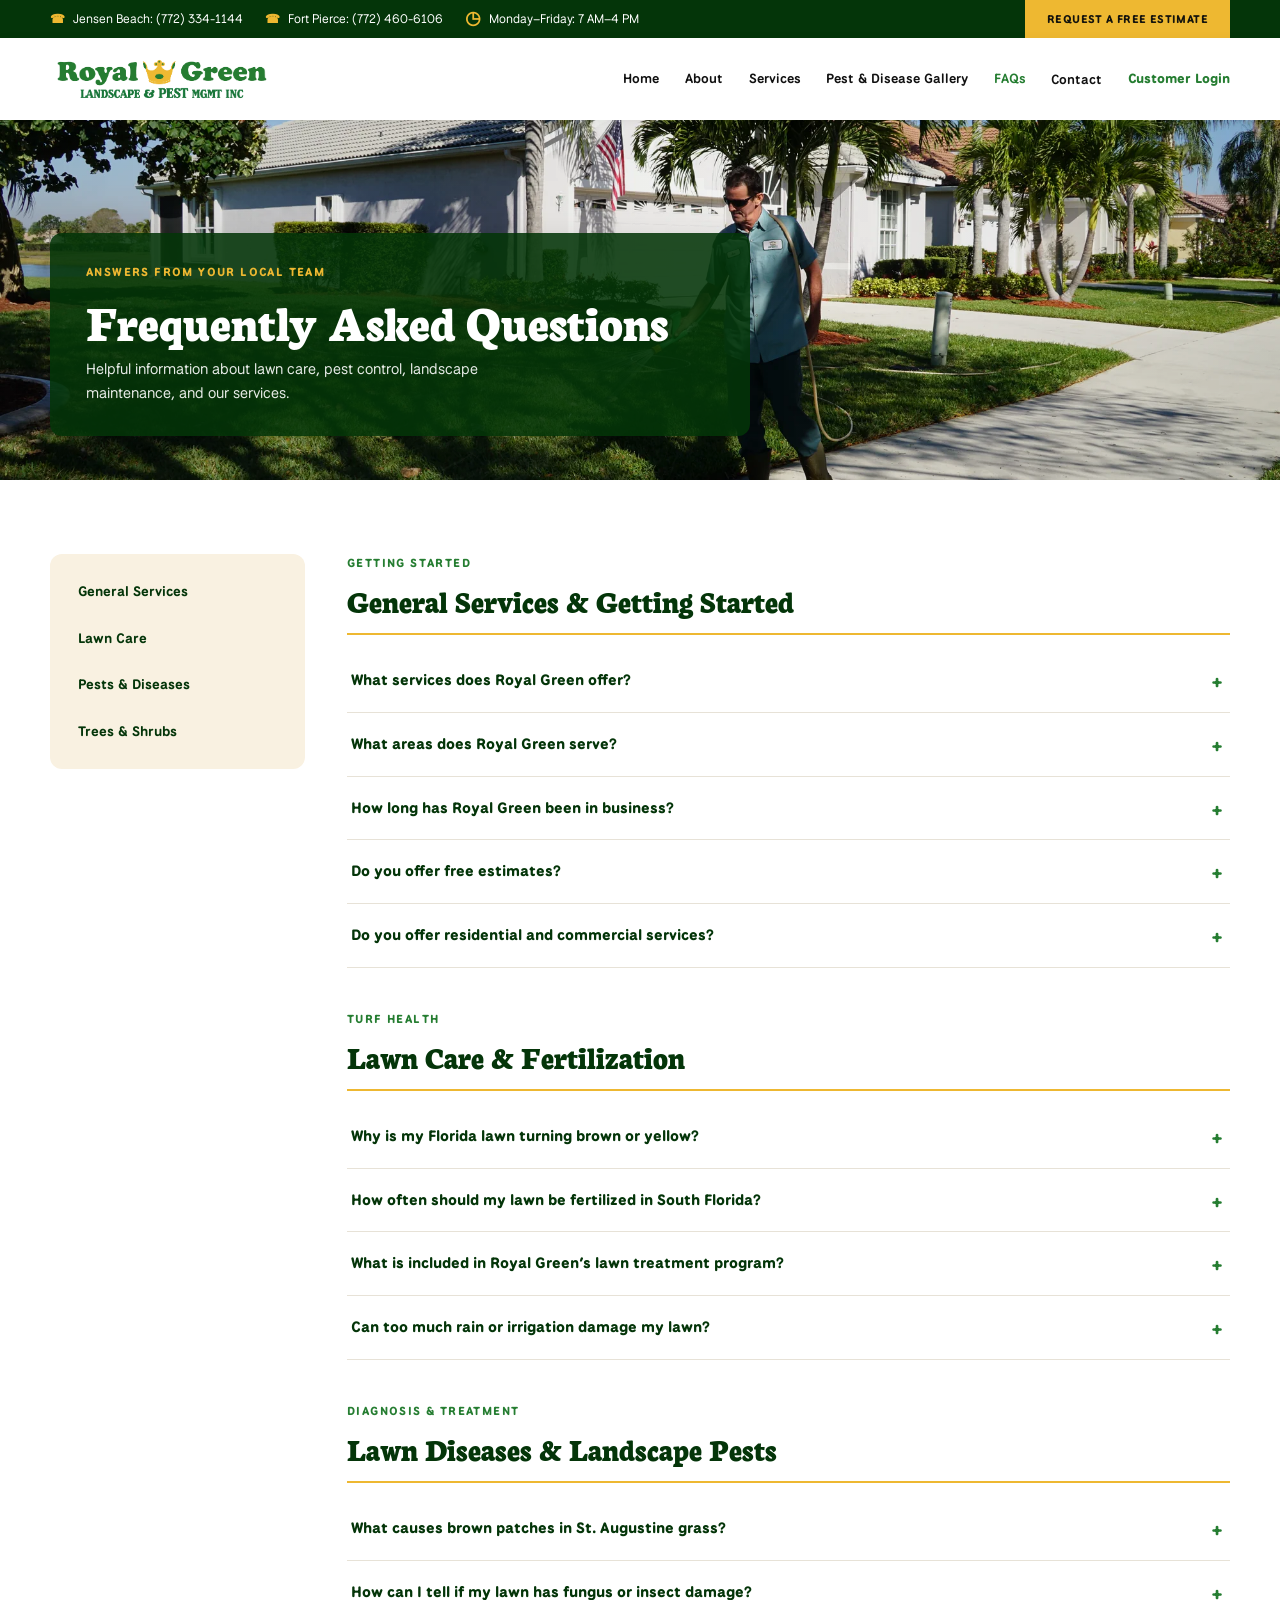
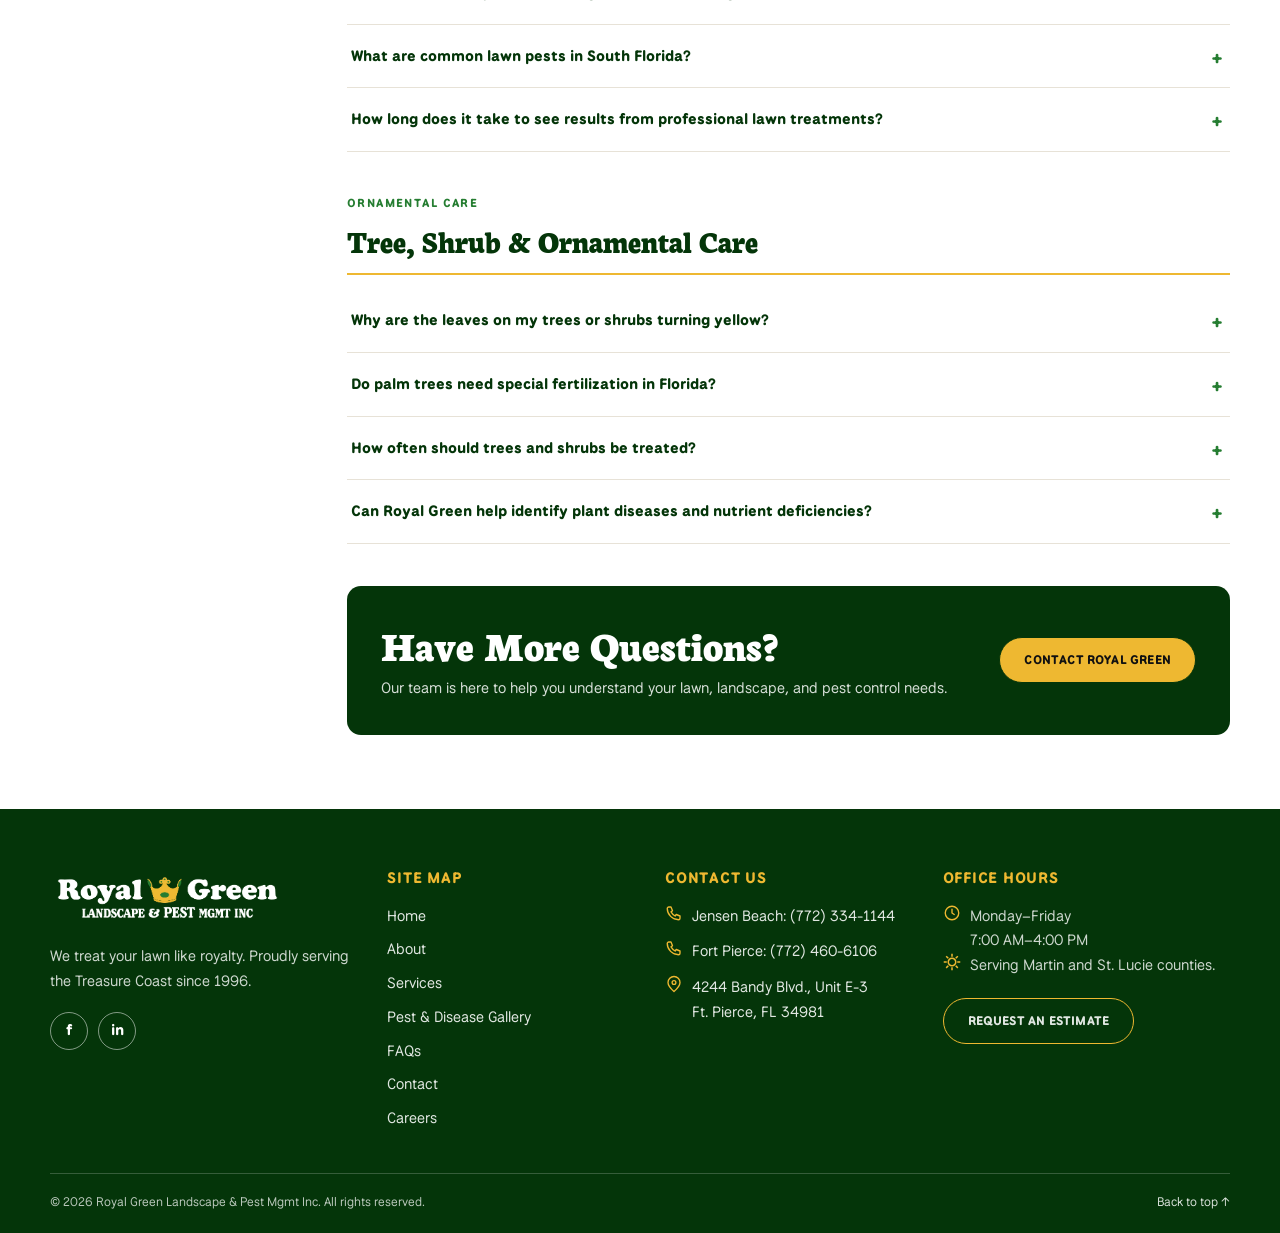
<file: faq.html>
<!doctype html>
<html lang="en">
<head>
  <meta charset="utf-8">
  <meta name="viewport" content="width=device-width, initial-scale=1">
  <meta name="description" content="Answers to common questions about Royal Green services, lawn care, pests, plant health, and estimates.">
  <title>Frequently Asked Questions | Royal Green</title>
  <link rel="icon" href="assets/Royal-Green-Logo_Favicon.webp">
  <link rel="stylesheet" href="styles.css">
  <script src="script.js" defer></script>
</head>
<body id="top">
  <div class="utility-bar"><div class="container utility-inner"><div class="utility-details"><span class="location-item"><strong>☎</strong> Jensen Beach: <a href="tel:+17723341144">(772) 334-1144</a></span><span class="location-item"><strong>☎</strong> Fort Pierce: <a href="tel:+17724606106">(772) 460-6106</a></span><span class="hours-item"><strong>◷</strong> Monday–Friday: 7 AM–4 PM</span></div><a class="utility-cta" href="contact.html#estimate">Request a Free Estimate</a></div></div>
  <header class="site-header"><div class="container nav-inner"><a class="brand" href="index.html" aria-label="Royal Green home"><img src="assets/Royal-Green-Logo_Main-Rectangle.webp" alt="Royal Green Landscape & Pest Mgmt Inc."></a><button class="menu-toggle" type="button" aria-label="Open menu" aria-expanded="false">☰</button><nav class="main-nav" aria-label="Main navigation"><a href="index.html">Home</a><a href="about.html">About</a><a href="services.html">Services</a><a href="pest-disease.html">Pest &amp; Disease Gallery</a><a href="faq.html" aria-current="page">FAQs</a><span class="nav-contact"><a href="contact.html">Contact</a><a class="nav-subitem" href="careers.html">Careers</a></span><a class="login-link" href="https://www2.lawngateway.com/royalgreenls/" target="_blank" rel="noopener noreferrer">Customer Login</a></nav></div></header>
  <main>
    <section class="hero page-hero hero-faq"><div class="hero-inner"><div class="hero-copy"><span class="eyebrow">Answers from Your Local Team</span><h1>Frequently Asked Questions</h1><p>Helpful information about lawn care, pest control, landscape maintenance, and our services.</p></div></div></section>
    <section class="section"><div class="container faq-layout">
      <nav class="faq-nav" aria-label="FAQ sections"><a href="#general">General Services</a><a href="#lawn">Lawn Care</a><a href="#disease">Pests &amp; Diseases</a><a href="#landscape">Trees &amp; Shrubs</a></nav>
      <div>
        <section class="faq-group" id="general"><span class="eyebrow">Getting Started</span><h2>General Services &amp; Getting Started</h2>
          <details class="faq-item"><summary>What services does Royal Green offer?</summary><div class="faq-answer">Royal Green provides lawn fertilization and weed control, interior and exterior pest control, tree and shrub care, irrigation management, lawn and ornamental disease management, and mosquito treatments. Programs are designed around the needs of South Florida properties.</div></details>
          <details class="faq-item"><summary>What areas does Royal Green serve?</summary><div class="faq-answer">Royal Green serves the Treasure Coast, including Fort Pierce, Jensen Beach, and surrounding communities. Contact our team to confirm service availability for your property.</div></details>
          <details class="faq-item"><summary>How long has Royal Green been in business?</summary><div class="faq-answer">Royal Green Landscape &amp; Pest Management has served the Treasure Coast since 1996.</div></details>
          <details class="faq-item"><summary>Do you offer free estimates?</summary><div class="faq-answer">Yes. Our team can assess your lawn, landscape, or pest concerns and recommend a treatment program based on your needs.</div></details>
          <details class="faq-item"><summary>Do you offer residential and commercial services?</summary><div class="faq-answer">Yes. Royal Green provides lawn, landscape, and pest management for residential and commercial properties. Recommendations are tailored to each property's conditions.</div></details>
        </section>
        <section class="faq-group" id="lawn"><span class="eyebrow">Turf Health</span><h2>Lawn Care &amp; Fertilization</h2>
          <details class="faq-item"><summary>Why is my Florida lawn turning brown or yellow?</summary><div class="faq-answer">Discoloration can result from fungal disease, insect damage, nutrient deficiencies, irrigation, or environmental stress. Because symptoms can look similar, identifying the underlying cause is important before selecting a treatment.</div></details>
          <details class="faq-item"><summary>How often should my lawn be fertilized in South Florida?</summary><div class="faq-answer">Schedules depend on grass type, soil conditions, seasonal growth, and local regulations. Royal Green's standard lawn care program includes seven treatments annually, generally spaced six to seven weeks apart.</div></details>
          <details class="faq-item"><summary>What is included in Royal Green’s lawn treatment program?</summary><div class="faq-answer">The program focuses on turf health through fertilization, weed management, and monitoring for insects and disease. Treatments are selected based on lawn condition, the season, and the customer's service plan.</div></details>
          <details class="faq-item"><summary>Can too much rain or irrigation damage my lawn?</summary><div class="faq-answer">Yes. Excessive moisture can saturate soil, limit oxygen available to roots, and encourage certain fungal diseases. Proper irrigation management is especially important in South Florida.</div></details>
        </section>
        <section class="faq-group" id="disease"><span class="eyebrow">Diagnosis &amp; Treatment</span><h2>Lawn Diseases &amp; Landscape Pests</h2>
          <details class="faq-item"><summary>What causes brown patches in St. Augustine grass?</summary><div class="faq-answer">Brown patches can be caused by fungal diseases, chinch bugs, irrigation problems, nutrient deficiencies, or environmental stress. A professional inspection can help identify the cause.</div></details>
          <details class="faq-item"><summary>How can I tell if my lawn has fungus or insect damage?</summary><div class="faq-answer">Fungal diseases may cause discolored patches, spots on grass blades, or thinning turf. Insect damage can appear as irregular yellow or brown areas. Since symptoms overlap, an inspection can help determine what is happening.</div></details>
          <details class="faq-item"><summary>What are common lawn pests in South Florida?</summary><div class="faq-answer">Common turf pests include chinch bugs, sod webworms, armyworms, and various grubs. They may cause thinning, discoloration, or bare areas.</div></details>
          <details class="faq-item"><summary>How long does it take to see results from professional lawn treatments?</summary><div class="faq-answer">Results depend on the condition of the lawn and the problem being addressed. Some treatments may show effects relatively quickly, while improvements in turf density and color can take longer.</div></details>
        </section>
        <section class="faq-group" id="landscape"><span class="eyebrow">Ornamental Care</span><h2>Tree, Shrub &amp; Ornamental Care</h2>
          <details class="faq-item"><summary>Why are the leaves on my trees or shrubs turning yellow?</summary><div class="faq-answer">Yellowing may indicate nutrient deficiencies, improper watering, insect damage, disease, or environmental stress. South Florida soil conditions can also affect nutrient availability.</div></details>
          <details class="faq-item"><summary>Do palm trees need special fertilization in Florida?</summary><div class="faq-answer">Florida palms often require balanced nutrition with nutrients such as potassium, magnesium, and manganese. Proper nutrition supports healthy growth and helps prevent common deficiencies.</div></details>
          <details class="faq-item"><summary>How often should trees and shrubs be treated?</summary><div class="faq-answer">Treatment schedules depend on plant species, growing conditions, and pest or disease activity. Royal Green offers a quarterly tree and shrub care program.</div></details>
          <details class="faq-item"><summary>Can Royal Green help identify plant diseases and nutrient deficiencies?</summary><div class="faq-answer">Our team has experience assessing plant health concerns, including insect infestations, fungal diseases, and nutrient issues. Contact us to discuss your landscape.</div></details>
        </section>
        <div class="callout"><div><h2>Have More Questions?</h2><p>Our team is here to help you understand your lawn, landscape, and pest control needs.</p></div><a class="button" href="contact.html">Contact Royal Green</a></div>
      </div>
    </div></section>
  </main>
  <footer class="site-footer"><div class="container footer-main"><div class="footer-brand"><a href="index.html"><img src="assets/Royal-Green-Logo_White-Rectangle.webp" alt="Royal Green Landscape & Pest Mgmt Inc."></a><p>We treat your lawn like royalty. Proudly serving the Treasure Coast since 1996.</p><div class="socials"><button class="social-button" type="button" aria-label="Facebook" title="Facebook">f</button><button class="social-button" type="button" aria-label="LinkedIn" title="LinkedIn">in</button></div></div><div class="footer-column"><h3>Site Map</h3><nav class="footer-links" aria-label="Footer navigation"><a href="index.html">Home</a><a href="about.html">About</a><a href="services.html">Services</a><a href="pest-disease.html">Pest &amp; Disease Gallery</a><a href="faq.html">FAQs</a><a href="contact.html">Contact</a><a href="careers.html">Careers</a></nav></div><div class="footer-column footer-contact"><h3>Contact Us</h3><p><a href="tel:+17723341144">Jensen Beach: (772) 334-1144</a></p><p><a href="tel:+17724606106">Fort Pierce: (772) 460-6106</a></p><p><a href="https://maps.google.com/?q=4244+Bandy+Blvd+Unit+E-3+Fort+Pierce+FL+34981" target="_blank" rel="noreferrer">4244 Bandy Blvd., Unit E-3<br>Ft. Pierce, FL 34981</a></p></div><div class="footer-column"><h3>Office Hours</h3><p>Monday–Friday<br>7:00 AM–4:00 PM</p><p>Serving Martin and St. Lucie counties.</p><a class="button button-outline" href="contact.html#estimate">Request an Estimate</a></div></div><div class="container footer-bottom"><span>© 2026 Royal Green Landscape &amp; Pest Mgmt Inc. All rights reserved.</span><a href="#top">Back to top ↑</a></div></footer>
  <button class="back-to-top" type="button" aria-label="Back to top" onclick="window.scrollTo({top:0,behavior:'smooth'})">↑</button>
</body>
</html>
</file>
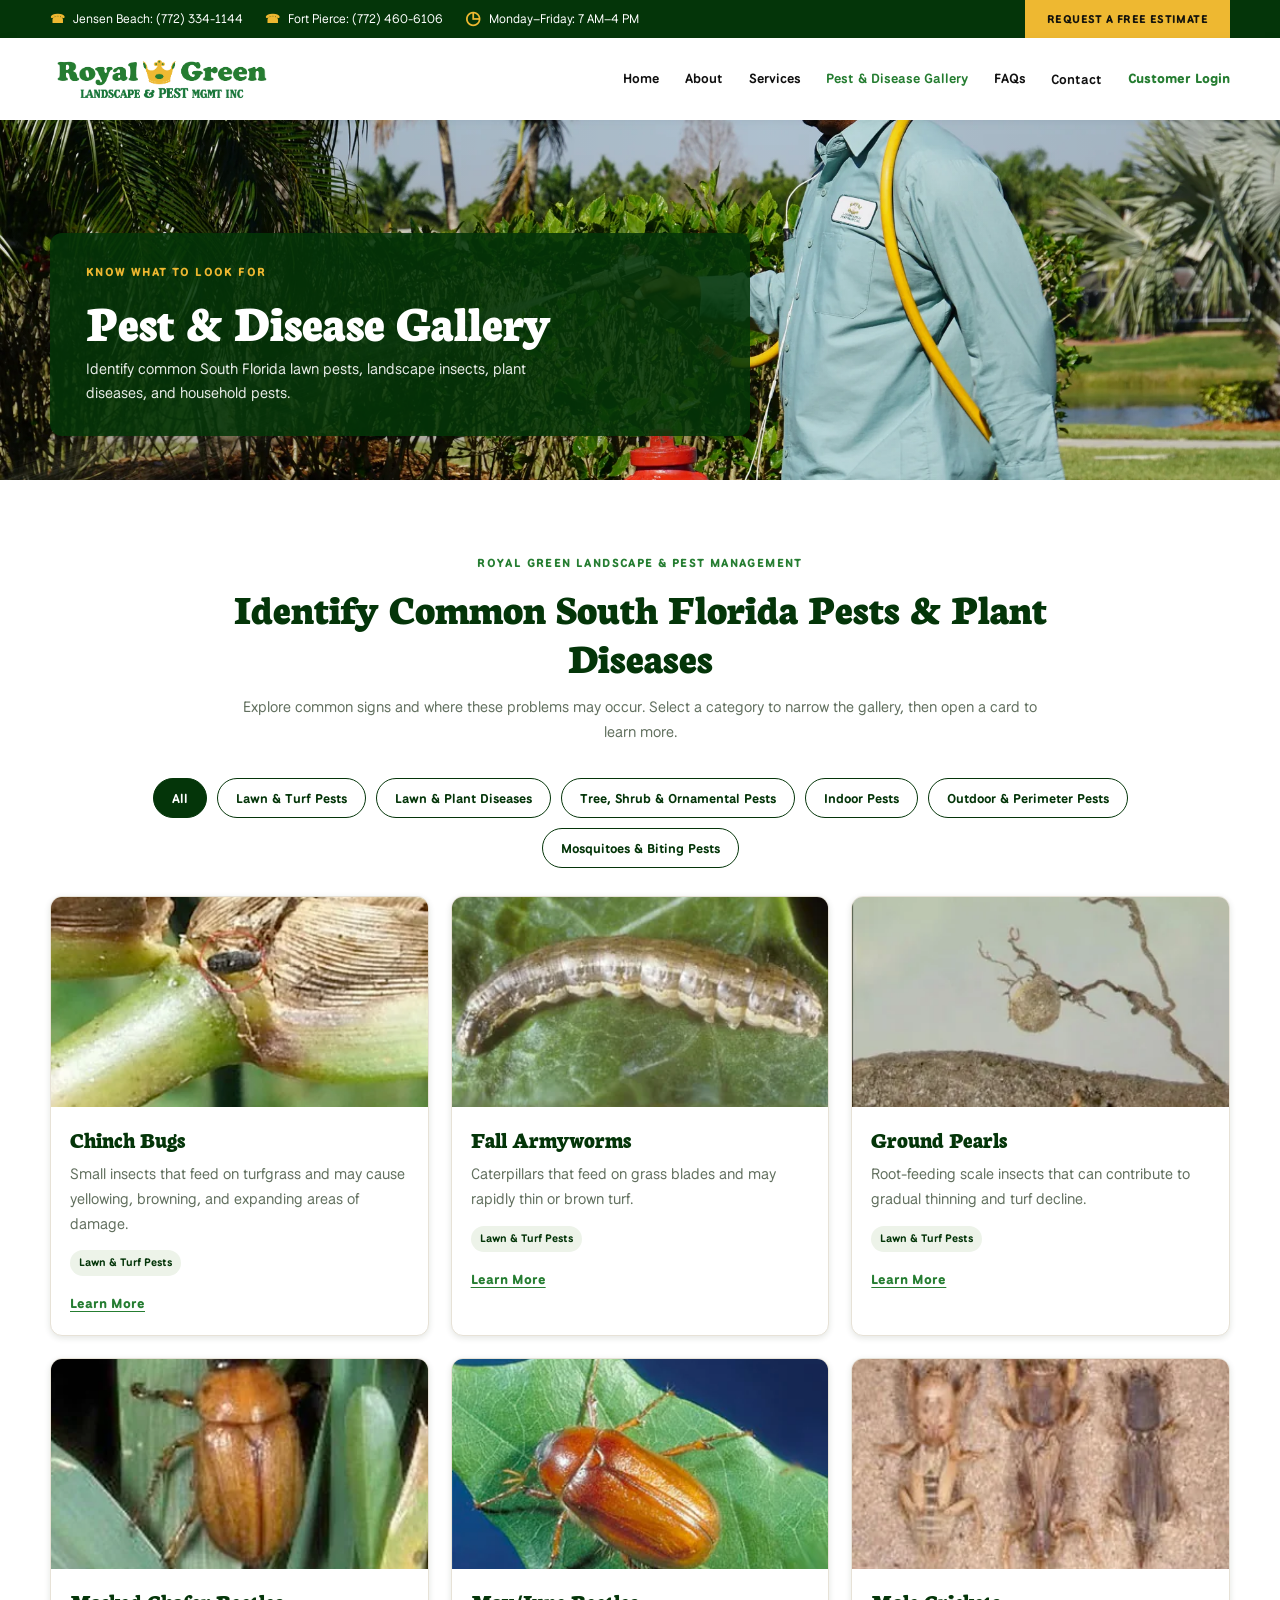
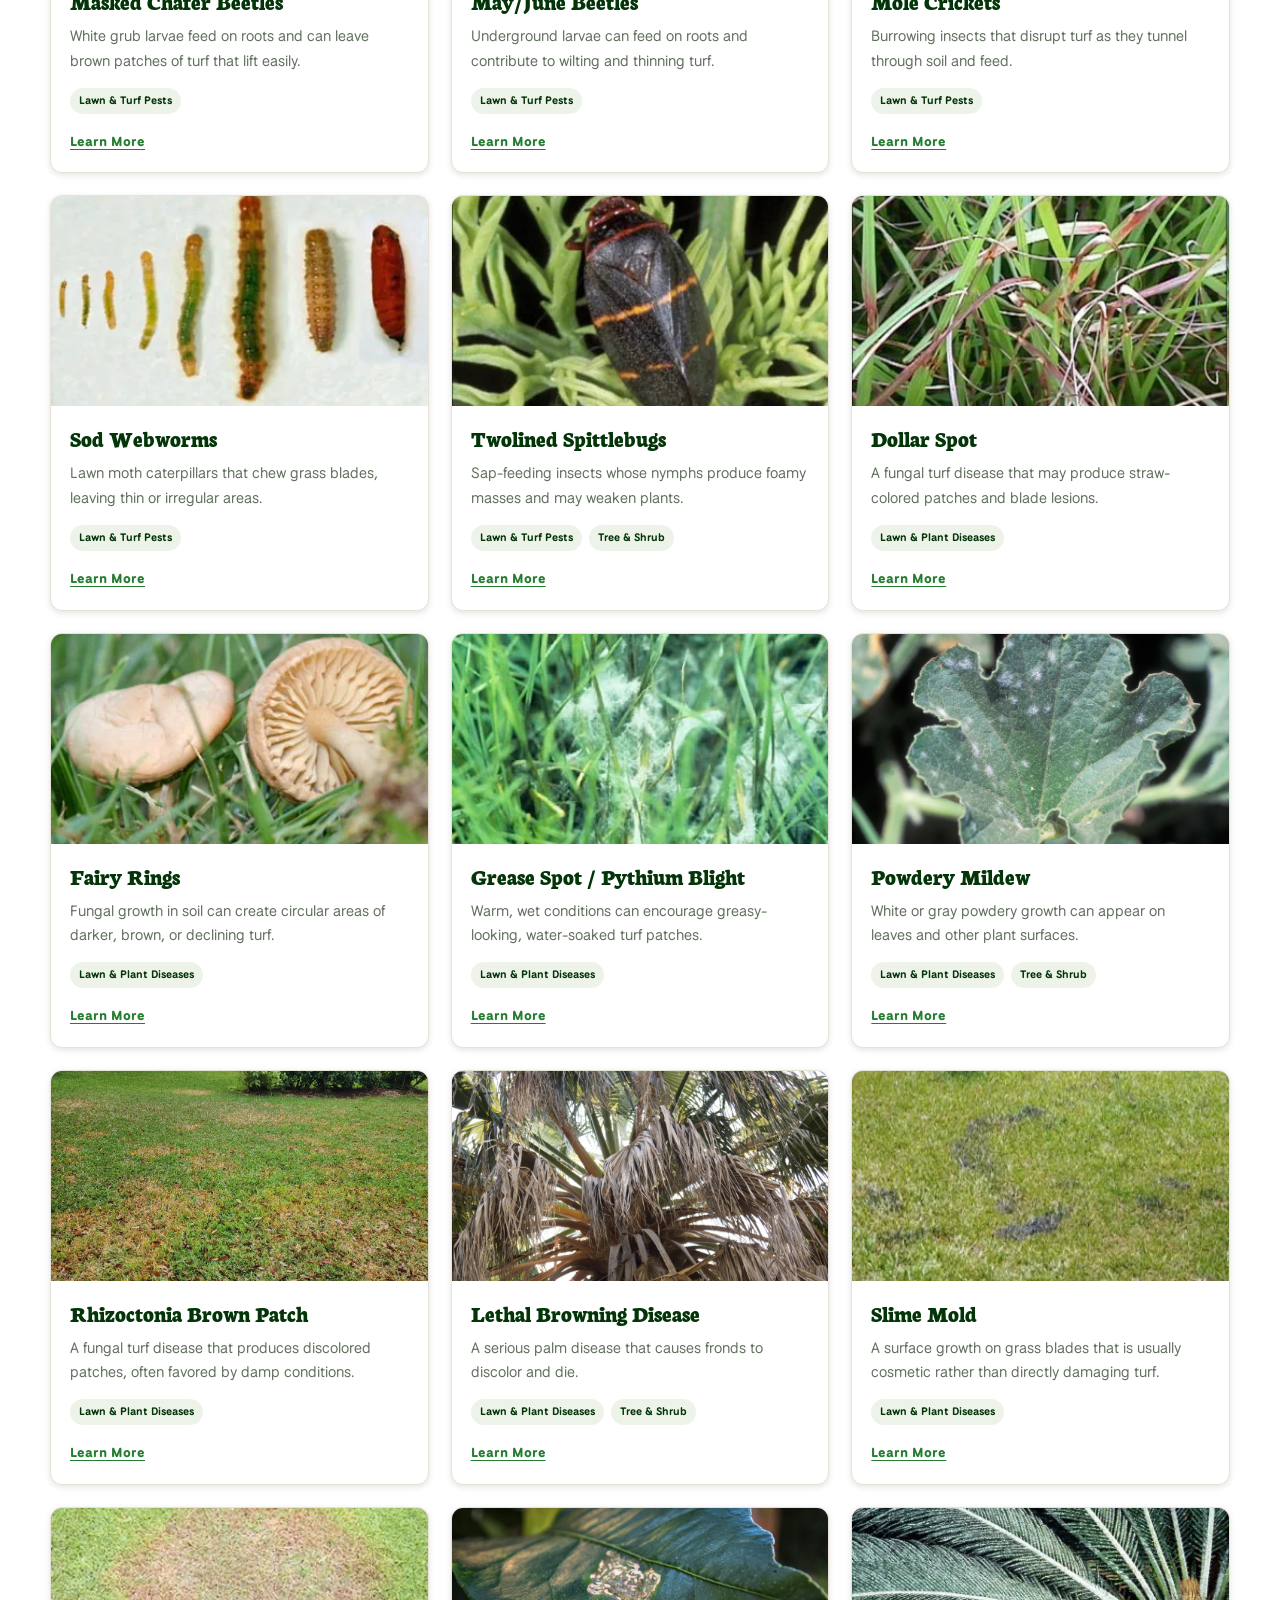
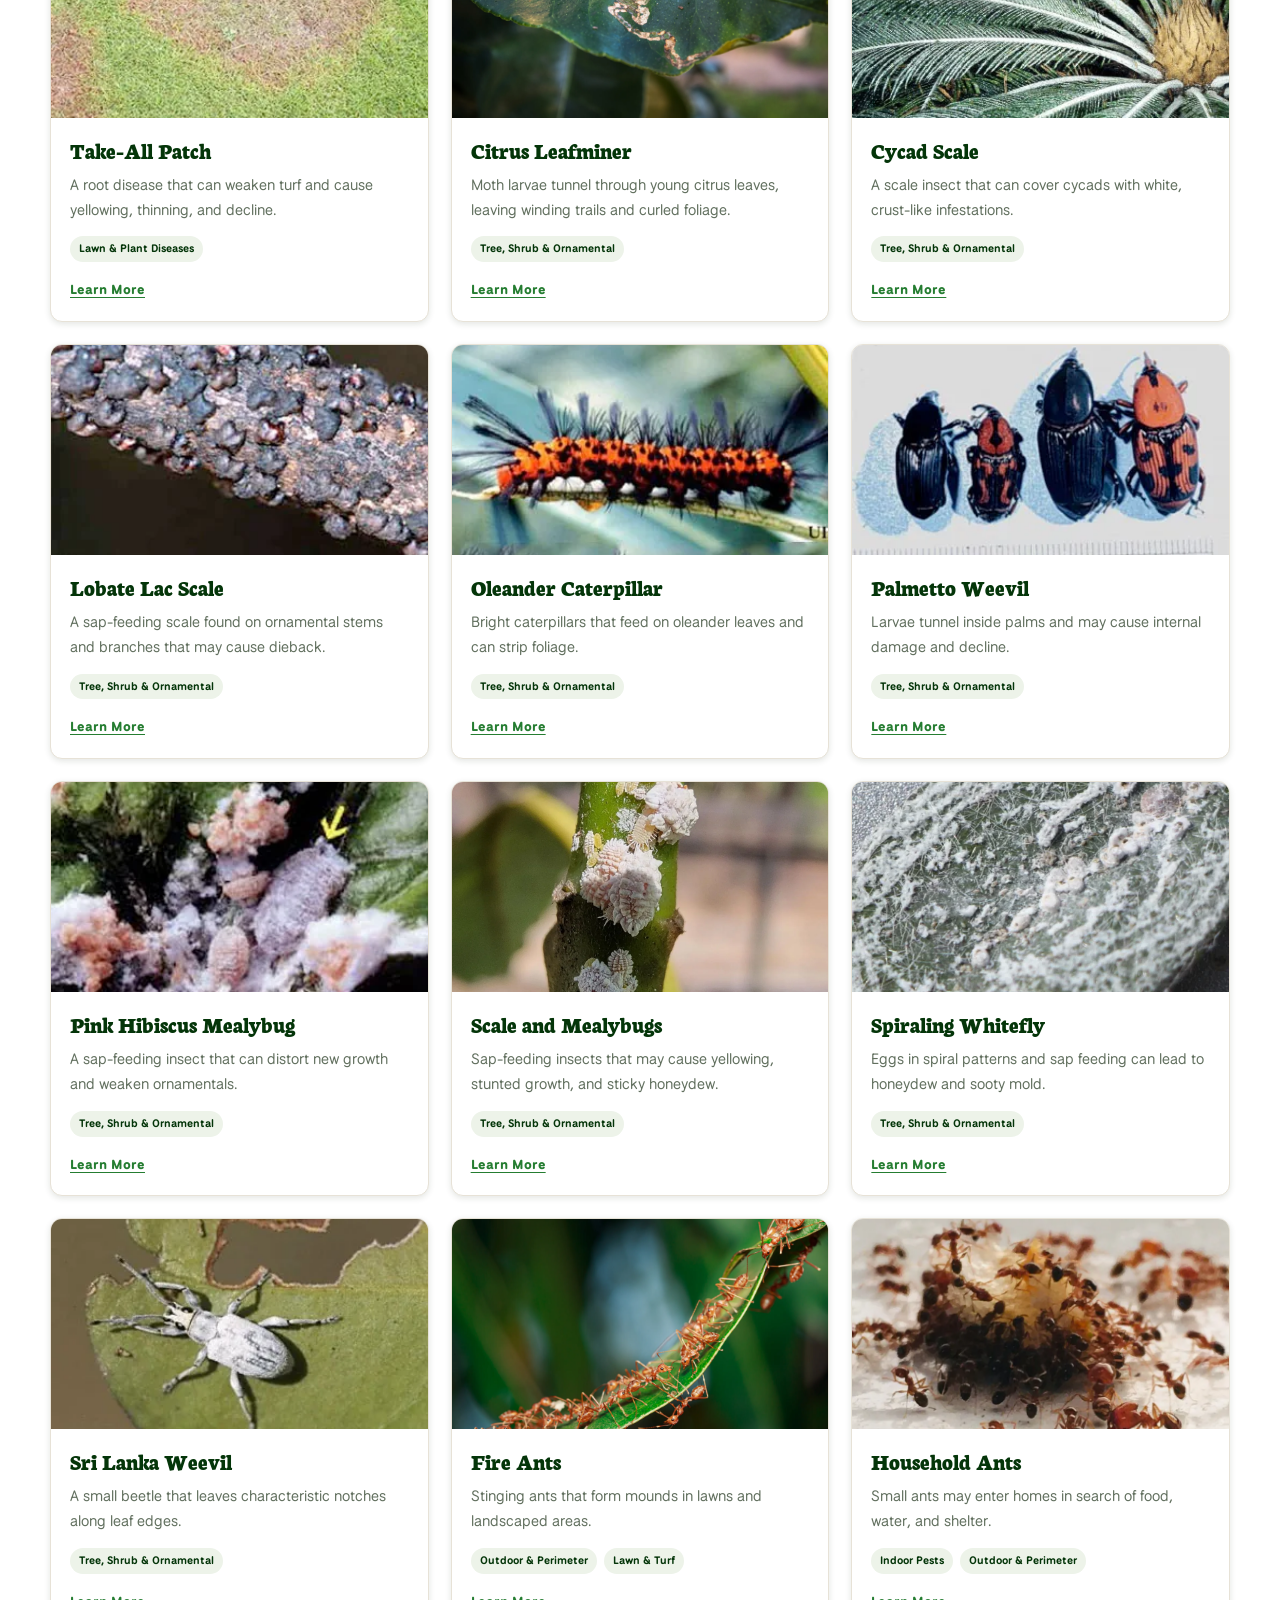
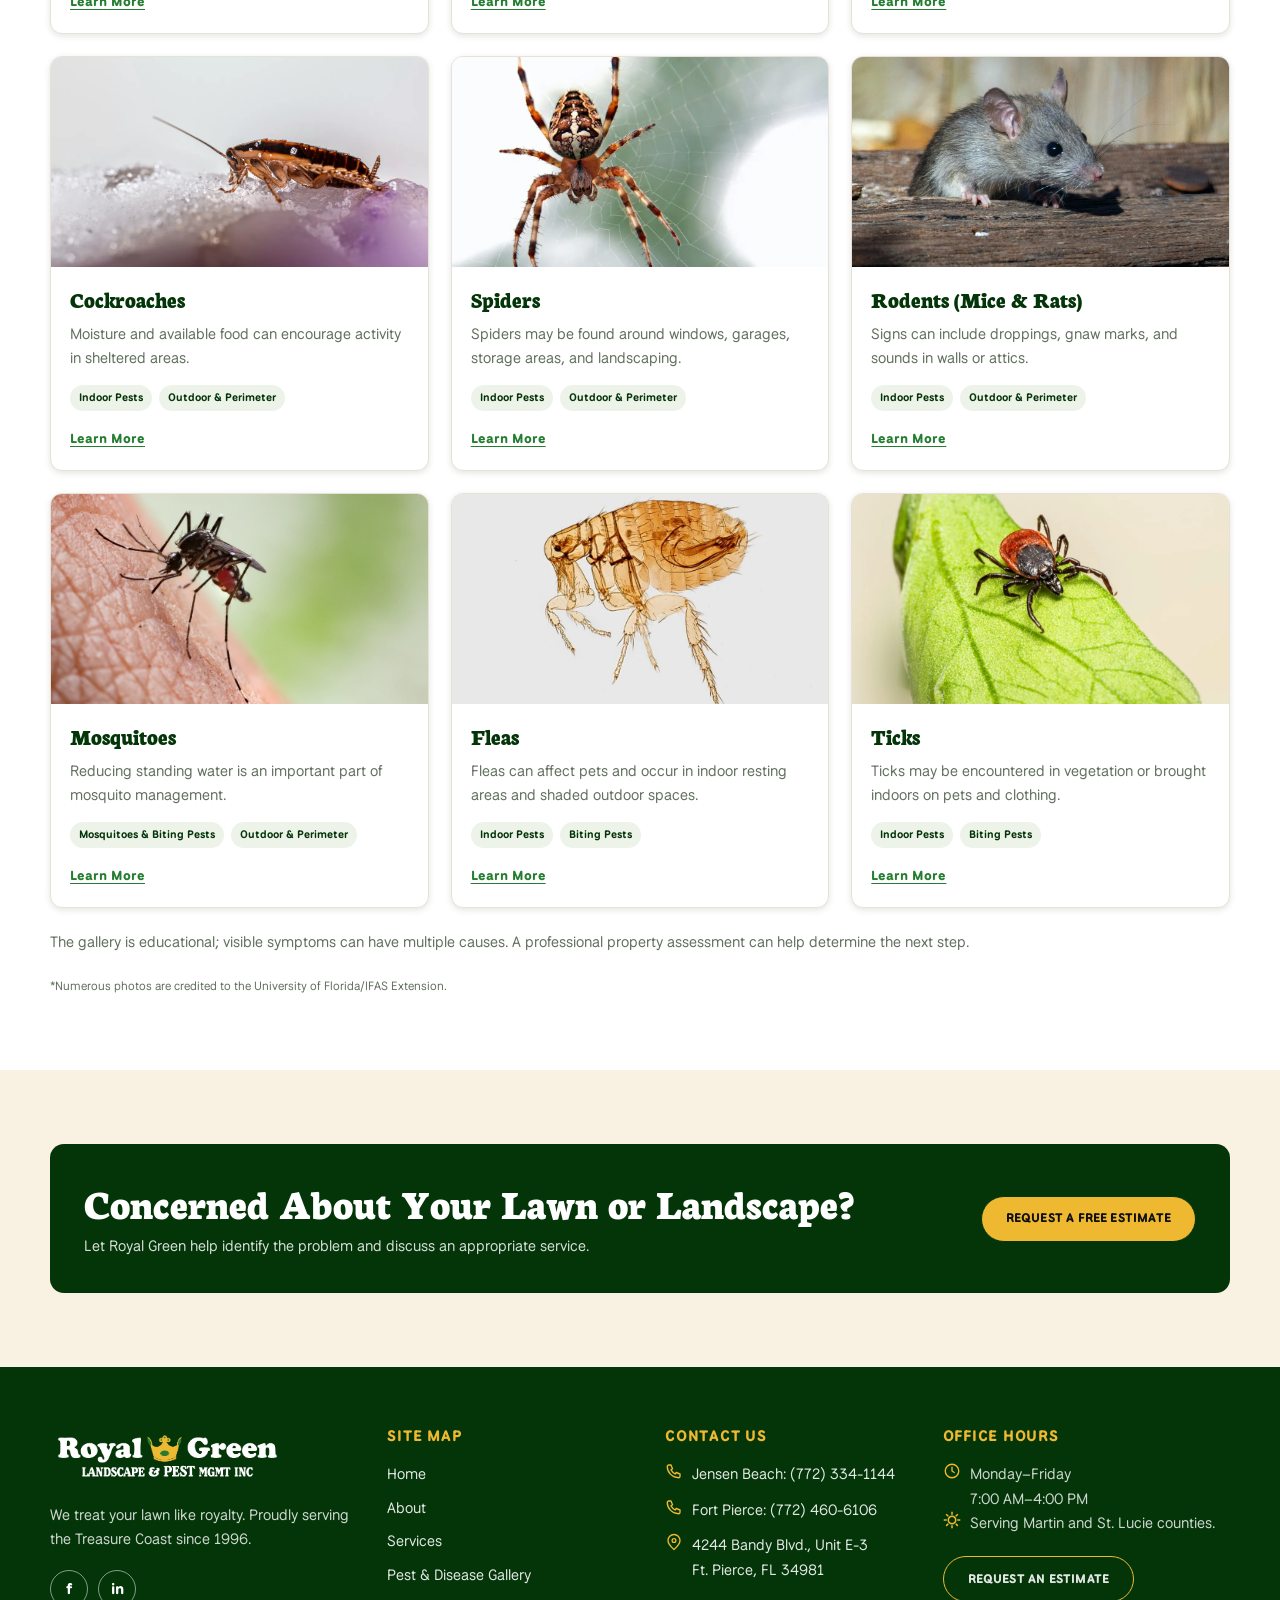
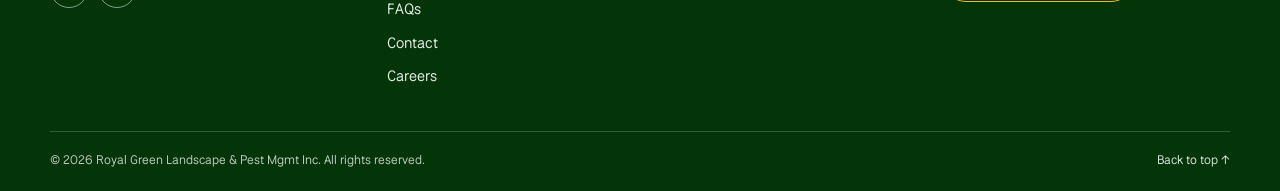
<file: pest-disease.html>
<!doctype html>
<html lang="en">
<head>
  <meta charset="utf-8">
  <meta name="viewport" content="width=device-width, initial-scale=1">
  <meta name="description" content="Explore common South Florida lawn pests, plant diseases, ornamental pests, and household pests.">
  <title>Pest &amp; Disease Gallery | Royal Green</title>
  <link rel="icon" href="assets/Royal-Green-Logo_Favicon.webp">
  <link rel="stylesheet" href="styles.css">
  <script src="script.js" defer></script>
</head>
<body id="top">
  <div class="utility-bar"><div class="container utility-inner"><div class="utility-details"><span class="location-item"><strong>☎</strong> Jensen Beach: <a href="tel:+17723341144">(772) 334-1144</a></span><span class="location-item"><strong>☎</strong> Fort Pierce: <a href="tel:+17724606106">(772) 460-6106</a></span><span class="hours-item"><strong>◷</strong> Monday–Friday: 7 AM–4 PM</span></div><a class="utility-cta" href="contact.html#estimate">Request a Free Estimate</a></div></div>
  <header class="site-header"><div class="container nav-inner"><a class="brand" href="index.html" aria-label="Royal Green home"><img src="assets/Royal-Green-Logo_Main-Rectangle.webp" alt="Royal Green Landscape & Pest Mgmt Inc."></a><button class="menu-toggle" type="button" aria-label="Open menu" aria-expanded="false">☰</button><nav class="main-nav" aria-label="Main navigation"><a href="index.html">Home</a><a href="about.html">About</a><a href="services.html">Services</a><a href="pest-disease.html" aria-current="page">Pest &amp; Disease Gallery</a><a href="faq.html">FAQs</a><span class="nav-contact"><a href="contact.html">Contact</a><a class="nav-subitem" href="careers.html">Careers</a></span><a class="login-link" href="https://www2.lawngateway.com/royalgreenls/" target="_blank" rel="noopener noreferrer">Customer Login</a></nav></div></header>
  <main>
    <section class="hero page-hero hero-gallery"><div class="hero-inner"><div class="hero-copy"><span class="eyebrow">Know What to Look For</span><h1>Pest &amp; Disease Gallery</h1><p>Identify common South Florida lawn pests, landscape insects, plant diseases, and household pests.</p></div></div></section>
    <section class="section"><div class="container">
      <div class="intro"><span class="eyebrow">Royal Green Landscape &amp; Pest Management</span><h2>Identify Common South Florida Pests &amp; Plant Diseases</h2><p>Explore common signs and where these problems may occur. Select a category to narrow the gallery, then open a card to learn more.</p></div>
      <div class="filters" role="group" aria-label="Filter gallery by category">
        <button class="filter-button" type="button" data-filter="all" aria-pressed="true">All</button>
        <button class="filter-button" type="button" data-filter="lawn-turf-pests" aria-pressed="false">Lawn &amp; Turf Pests</button>
        <button class="filter-button" type="button" data-filter="lawn-plant-diseases" aria-pressed="false">Lawn &amp; Plant Diseases</button>
        <button class="filter-button" type="button" data-filter="tree-shrub-pests" aria-pressed="false">Tree, Shrub &amp; Ornamental Pests</button>
        <button class="filter-button" type="button" data-filter="indoor-pests" aria-pressed="false">Indoor Pests</button>
        <button class="filter-button" type="button" data-filter="outdoor-perimeter-pests" aria-pressed="false">Outdoor &amp; Perimeter Pests</button>
        <button class="filter-button" type="button" data-filter="mosquitoes-biting-pests" aria-pressed="false">Mosquitoes &amp; Biting Pests</button>
      </div>
      <div class="gallery-grid">
        <article class="gallery-card" data-title="Chinch Bugs" data-description="Small insects that feed on turfgrass, especially St. Augustine grass, causing yellowing, browning, and expanding areas of damage." data-categories="lawn-turf-pests"><img src="assets/images/pests/Chinch-Bug.webp" alt="Chinch Bugs reference photo"><div class="gallery-card-body"><h3>Chinch Bugs</h3><p>Small insects that feed on turfgrass and may cause yellowing, browning, and expanding areas of damage.</p><div class="tag-list"><span class="tag">Lawn &amp; Turf Pests</span></div><button class="text-button" type="button" data-pest-open>Learn More</button></div></article>
        <article class="gallery-card" data-title="Fall Armyworms" data-description="Caterpillars that feed on grass blades and may rapidly leave large areas of turf thin or brown." data-categories="lawn-turf-pests"><img src="assets/images/pests/Fall-Armyworms.webp" alt="Fall Armyworms reference photo"><div class="gallery-card-body"><h3>Fall Armyworms</h3><p>Caterpillars that feed on grass blades and may rapidly thin or brown turf.</p><div class="tag-list"><span class="tag">Lawn &amp; Turf Pests</span></div><button class="text-button" type="button" data-pest-open>Learn More</button></div></article>
        <article class="gallery-card" data-title="Ground Pearls" data-description="Soil-dwelling scale insects that feed on grass roots, leading to gradual thinning, yellowing, and turf decline." data-categories="lawn-turf-pests"><img src="assets/images/pests/Ground-Pearls.webp" alt="Ground Pearls reference photo"><div class="gallery-card-body"><h3>Ground Pearls</h3><p>Root-feeding scale insects that can contribute to gradual thinning and turf decline.</p><div class="tag-list"><span class="tag">Lawn &amp; Turf Pests</span></div><button class="text-button" type="button" data-pest-open>Learn More</button></div></article>
        <article class="gallery-card" data-title="Masked Chafer Beetles" data-description="Their white grub larvae feed on grass roots, sometimes causing brown patches and turf that lifts easily." data-categories="lawn-turf-pests"><img src="assets/images/pests/Masked-Chafer-Beetle.webp" alt="Masked Chafer Beetles reference photo"><div class="gallery-card-body"><h3>Masked Chafer Beetles</h3><p>White grub larvae feed on roots and can leave brown patches of turf that lift easily.</p><div class="tag-list"><span class="tag">Lawn &amp; Turf Pests</span></div><button class="text-button" type="button" data-pest-open>Learn More</button></div></article>
        <article class="gallery-card" data-title="May/June Beetles" data-description="The larvae of these beetles live underground and can feed on grass roots, contributing to wilting and thinning turf." data-categories="lawn-turf-pests"><img src="assets/images/pests/May-June-Beetle.webp" alt="May/June Beetles reference photo"><div class="gallery-card-body"><h3>May/June Beetles</h3><p>Underground larvae can feed on roots and contribute to wilting and thinning turf.</p><div class="tag-list"><span class="tag">Lawn &amp; Turf Pests</span></div><button class="text-button" type="button" data-pest-open>Learn More</button></div></article>
        <article class="gallery-card" data-title="Mole Crickets" data-description="Burrowing insects that tunnel through soil and may feed on roots and other plant material, disrupting turf." data-categories="lawn-turf-pests"><img src="assets/images/pests/Mole-Crickets.webp" alt="Mole Crickets reference photo"><div class="gallery-card-body"><h3>Mole Crickets</h3><p>Burrowing insects that disrupt turf as they tunnel through soil and feed.</p><div class="tag-list"><span class="tag">Lawn &amp; Turf Pests</span></div><button class="text-button" type="button" data-pest-open>Learn More</button></div></article>
        <article class="gallery-card" data-title="Sod Webworms" data-description="Lawn moth caterpillars that chew grass blades, causing thinning and irregular patches of damaged turf." data-categories="lawn-turf-pests"><img src="assets/images/pests/Sod-Web-Worms.webp" alt="Sod Webworms reference photo"><div class="gallery-card-body"><h3>Sod Webworms</h3><p>Lawn moth caterpillars that chew grass blades, leaving thin or irregular areas.</p><div class="tag-list"><span class="tag">Lawn &amp; Turf Pests</span></div><button class="text-button" type="button" data-pest-open>Learn More</button></div></article>
        <article class="gallery-card" data-title="Twolined Spittlebugs" data-description="Sap-feeding insects whose nymphs produce foamy masses; heavy infestations can discolor and weaken turf." data-categories="lawn-turf-pests|tree-shrub-pests"><img src="assets/images/pests/Twolined-Spittlebugs.webp" alt="Twolined Spittlebugs reference photo"><div class="gallery-card-body"><h3>Twolined Spittlebugs</h3><p>Sap-feeding insects whose nymphs produce foamy masses and may weaken plants.</p><div class="tag-list"><span class="tag">Lawn &amp; Turf Pests</span><span class="tag">Tree &amp; Shrub</span></div><button class="text-button" type="button" data-pest-open>Learn More</button></div></article>
        <article class="gallery-card" data-title="Dollar Spot" data-description="A fungal turf disease producing small straw-colored patches and tan lesions on individual grass blades." data-categories="lawn-plant-diseases"><img src="assets/images/pests/Dollar-Spot.webp" alt="Dollar Spot reference photo"><div class="gallery-card-body"><h3>Dollar Spot</h3><p>A fungal turf disease that may produce straw-colored patches and blade lesions.</p><div class="tag-list"><span class="tag">Lawn &amp; Plant Diseases</span></div><button class="text-button" type="button" data-pest-open>Learn More</button></div></article>
        <article class="gallery-card" data-title="Fairy Rings" data-description="Fungal growth in soil that can create rings of darker green, brown, or dead turf, sometimes with mushrooms." data-categories="lawn-plant-diseases"><img src="assets/images/pests/Fairy-Rings.webp" alt="Fairy Rings reference photo"><div class="gallery-card-body"><h3>Fairy Rings</h3><p>Fungal growth in soil can create circular areas of darker, brown, or declining turf.</p><div class="tag-list"><span class="tag">Lawn &amp; Plant Diseases</span></div><button class="text-button" type="button" data-pest-open>Learn More</button></div></article>
        <article class="gallery-card" data-title="Grease Spot / Pythium Blight" data-description="A disease caused by fungus-like organisms that thrives in warm, wet conditions and can create water-soaked, greasy-looking turf patches." data-categories="lawn-plant-diseases"><img src="assets/images/pests/Grease-Spot-Pythium-Blight.webp" alt="Grease Spot / Pythium Blight reference photo"><div class="gallery-card-body"><h3>Grease Spot / Pythium Blight</h3><p>Warm, wet conditions can encourage greasy-looking, water-soaked turf patches.</p><div class="tag-list"><span class="tag">Lawn &amp; Plant Diseases</span></div><button class="text-button" type="button" data-pest-open>Learn More</button></div></article>
        <article class="gallery-card" data-title="Powdery Mildew" data-description="A fungal disease that produces white or gray powdery growth on leaves and other plant surfaces." data-categories="lawn-plant-diseases|tree-shrub-pests"><img src="assets/images/powderymildew03_lg.webp" alt="Powdery Mildew reference photo"><div class="gallery-card-body"><h3>Powdery Mildew</h3><p>White or gray powdery growth can appear on leaves and other plant surfaces.</p><div class="tag-list"><span class="tag">Lawn &amp; Plant Diseases</span><span class="tag">Tree &amp; Shrub</span></div><button class="text-button" type="button" data-pest-open>Learn More</button></div></article>
        <article class="gallery-card" data-title="Rhizoctonia Brown Patch" data-description="A fungal turf disease that produces circular or irregular discolored patches, often favored by damp conditions." data-categories="lawn-plant-diseases"><img src="assets/Rhizoctonia Brown Patch Fungus_2.webp" alt="Rhizoctonia Brown Patch reference photo"><div class="gallery-card-body"><h3>Rhizoctonia Brown Patch</h3><p>A fungal turf disease that produces discolored patches, often favored by damp conditions.</p><div class="tag-list"><span class="tag">Lawn &amp; Plant Diseases</span></div><button class="text-button" type="button" data-pest-open>Learn More</button></div></article>
        <article class="gallery-card" data-title="Lethal Browning Disease" data-description="Lethal bronzing, also known as lethal browning, is a fatal palm disease that causes fronds to discolor and die. Early diagnosis is important because symptoms can resemble other palm problems." data-categories="lawn-plant-diseases|tree-shrub-pests"><img src="assets/images/lethal-browning-disease.webp" alt="Palm affected by lethal browning disease"><div class="gallery-card-body"><h3>Lethal Browning Disease</h3><p>A serious palm disease that causes fronds to discolor and die.</p><div class="tag-list"><span class="tag">Lawn &amp; Plant Diseases</span><span class="tag">Tree &amp; Shrub</span></div><button class="text-button" type="button" data-pest-open>Learn More</button></div></article>
        <article class="gallery-card" data-title="Slime Mold" data-description="A fungus-like organism that can coat grass blades with gray, black, or other colored growth; usually cosmetic rather than directly damaging turf." data-categories="lawn-plant-diseases"><img src="assets/images/pests/Slime-Mold.webp" alt="Slime Mold reference photo"><div class="gallery-card-body"><h3>Slime Mold</h3><p>A surface growth on grass blades that is usually cosmetic rather than directly damaging turf.</p><div class="tag-list"><span class="tag">Lawn &amp; Plant Diseases</span></div><button class="text-button" type="button" data-pest-open>Learn More</button></div></article>
        <article class="gallery-card" data-title="Take-All Patch" data-description="A fungal root disease that weakens turf and causes yellowing, thinning, and irregular areas of decline." data-categories="lawn-plant-diseases"><img src="assets/images/pests/Take-All-Patch.webp" alt="Take-All Patch reference photo"><div class="gallery-card-body"><h3>Take-All Patch</h3><p>A root disease that can weaken turf and cause yellowing, thinning, and decline.</p><div class="tag-list"><span class="tag">Lawn &amp; Plant Diseases</span></div><button class="text-button" type="button" data-pest-open>Learn More</button></div></article>
        <article class="gallery-card" data-title="Citrus Leafminer" data-description="Moth larvae tunnel through young citrus leaves, leaving winding silvery trails and curled foliage." data-categories="tree-shrub-pests"><img src="assets/images/citrus-leafminer.webp" alt="Citrus Leafminer reference photo"><div class="gallery-card-body"><h3>Citrus Leafminer</h3><p>Moth larvae tunnel through young citrus leaves, leaving winding trails and curled foliage.</p><div class="tag-list"><span class="tag">Tree, Shrub &amp; Ornamental</span></div><button class="text-button" type="button" data-pest-open>Learn More</button></div></article>
        <article class="gallery-card" data-title="Cycad Scale" data-description="A damaging scale insect that covers cycads, including sago palms, with white crust-like infestations and can severely weaken plants." data-categories="tree-shrub-pests"><img src="assets/images/cycad scale.webp" alt="Cycad Scale reference photo"><div class="gallery-card-body"><h3>Cycad Scale</h3><p>A scale insect that can cover cycads with white, crust-like infestations.</p><div class="tag-list"><span class="tag">Tree, Shrub &amp; Ornamental</span></div><button class="text-button" type="button" data-pest-open>Learn More</button></div></article>
        <article class="gallery-card" data-title="Lobate Lac Scale" data-description="A sap-feeding scale insect that attaches to branches and stems of ornamental plants and can cause dieback." data-categories="tree-shrub-pests"><img src="assets/images/pests/Lobate-Lac-Scale.webp" alt="Lobate Lac Scale reference photo"><div class="gallery-card-body"><h3>Lobate Lac Scale</h3><p>A sap-feeding scale found on ornamental stems and branches that may cause dieback.</p><div class="tag-list"><span class="tag">Tree, Shrub &amp; Ornamental</span></div><button class="text-button" type="button" data-pest-open>Learn More</button></div></article>
        <article class="gallery-card" data-title="Oleander Caterpillar" data-description="Bright orange, black-haired caterpillars that feed on oleander leaves and can strip foliage." data-categories="tree-shrub-pests"><img src="assets/images/pests/Oleander-Caterpillar.webp" alt="Oleander Caterpillar reference photo"><div class="gallery-card-body"><h3>Oleander Caterpillar</h3><p>Bright caterpillars that feed on oleander leaves and can strip foliage.</p><div class="tag-list"><span class="tag">Tree, Shrub &amp; Ornamental</span></div><button class="text-button" type="button" data-pest-open>Learn More</button></div></article>
        <article class="gallery-card" data-title="Palmetto Weevil" data-description="A large beetle whose larvae tunnel inside palms, potentially causing severe internal damage and palm decline." data-categories="tree-shrub-pests"><img src="assets/images/pests/Palmetto-Weevil.webp" alt="Palmetto Weevil reference photo"><div class="gallery-card-body"><h3>Palmetto Weevil</h3><p>Larvae tunnel inside palms and may cause internal damage and decline.</p><div class="tag-list"><span class="tag">Tree, Shrub &amp; Ornamental</span></div><button class="text-button" type="button" data-pest-open>Learn More</button></div></article>
        <article class="gallery-card" data-title="Pink Hibiscus Mealybug" data-description="A wax-covered sap-feeding insect that can distort new growth and weaken hibiscus and other ornamental plants." data-categories="tree-shrub-pests"><img src="assets/images/pests/Pink-Hibiscus-Mealy-bug.webp" alt="Pink Hibiscus Mealybug reference photo"><div class="gallery-card-body"><h3>Pink Hibiscus Mealybug</h3><p>A sap-feeding insect that can distort new growth and weaken ornamentals.</p><div class="tag-list"><span class="tag">Tree, Shrub &amp; Ornamental</span></div><button class="text-button" type="button" data-pest-open>Learn More</button></div></article>
        <article class="gallery-card" data-title="Scale and Mealybugs" data-description="Sap-feeding insects found on leaves, stems, and branches; infestations may cause yellowing, stunted growth, and sticky honeydew." data-categories="tree-shrub-pests"><img src="assets/Mealy Bug.webp" alt="Scale and Mealybugs reference photo"><div class="gallery-card-body"><h3>Scale and Mealybugs</h3><p>Sap-feeding insects that may cause yellowing, stunted growth, and sticky honeydew.</p><div class="tag-list"><span class="tag">Tree, Shrub &amp; Ornamental</span></div><button class="text-button" type="button" data-pest-open>Learn More</button></div></article>
        <article class="gallery-card" data-title="Spiraling Whitefly" data-description="A sap-feeding insect that lays eggs in spiral patterns beneath leaves and can cause honeydew and sooty mold." data-categories="tree-shrub-pests"><img src="assets/White-Fly.webp" alt="Spiraling Whitefly reference photo"><div class="gallery-card-body"><h3>Spiraling Whitefly</h3><p>Eggs in spiral patterns and sap feeding can lead to honeydew and sooty mold.</p><div class="tag-list"><span class="tag">Tree, Shrub &amp; Ornamental</span></div><button class="text-button" type="button" data-pest-open>Learn More</button></div></article>
        <article class="gallery-card" data-title="Sri Lanka Weevil" data-description="A small beetle that chews notches along the edges of leaves on many ornamental plants." data-categories="tree-shrub-pests"><img src="assets/images/pests/Sri-Lanka-Weevil.webp" alt="Sri Lanka Weevil reference photo"><div class="gallery-card-body"><h3>Sri Lanka Weevil</h3><p>A small beetle that leaves characteristic notches along leaf edges.</p><div class="tag-list"><span class="tag">Tree, Shrub &amp; Ornamental</span></div><button class="text-button" type="button" data-pest-open>Learn More</button></div></article>
        <article class="gallery-card" data-title="Fire Ants" data-description="Stinging ants that form mounds in lawns and landscaped areas, creating hazards around outdoor activity areas." data-categories="outdoor-perimeter-pests|lawn-turf-pests"><img src="assets/images/fire-ants.webp" alt="Fire Ants reference photo"><div class="gallery-card-body"><h3>Fire Ants</h3><p>Stinging ants that form mounds in lawns and landscaped areas.</p><div class="tag-list"><span class="tag">Outdoor &amp; Perimeter</span><span class="tag">Lawn &amp; Turf</span></div><button class="text-button" type="button" data-pest-open>Learn More</button></div></article>
        <article class="gallery-card" data-title="Household Ants" data-description="Small ants may enter homes in search of food, water, and shelter, often forming trails along countertops, walls, and baseboards." data-categories="indoor-pests|outdoor-perimeter-pests"><img src="assets/images/pests/user-provided/ants.webp" alt="Household ants gathered around food"><div class="gallery-card-body"><h3>Household Ants</h3><p>Small ants may enter homes in search of food, water, and shelter.</p><div class="tag-list"><span class="tag">Indoor Pests</span><span class="tag">Outdoor &amp; Perimeter</span></div><button class="text-button" type="button" data-pest-open>Learn More</button></div></article>
        <article class="gallery-card" data-title="Cockroaches" data-description="Cockroaches can be found in kitchens, bathrooms, drains, and sheltered areas. Moisture and food sources may encourage activity." data-categories="indoor-pests|outdoor-perimeter-pests"><img src="assets/images/pests/user-provided/roach.webp" alt="Close-up of a cockroach"><div class="gallery-card-body"><h3>Cockroaches</h3><p>Moisture and available food can encourage activity in sheltered areas.</p><div class="tag-list"><span class="tag">Indoor Pests</span><span class="tag">Outdoor &amp; Perimeter</span></div><button class="text-button" type="button" data-pest-open>Learn More</button></div></article>
        <article class="gallery-card" data-title="Spiders" data-description="Spiders may be found around windows, garages, storage areas, and landscaping, where they feed on insects. Species vary in appearance and behavior." data-categories="indoor-pests|outdoor-perimeter-pests"><img src="assets/images/pests/user-provided/spider.webp" alt="Spider on its web"><div class="gallery-card-body"><h3>Spiders</h3><p>Spiders may be found around windows, garages, storage areas, and landscaping.</p><div class="tag-list"><span class="tag">Indoor Pests</span><span class="tag">Outdoor &amp; Perimeter</span></div><button class="text-button" type="button" data-pest-open>Learn More</button></div></article>
        <article class="gallery-card" data-title="Rodents (Mice &amp; Rats)" data-description="Mice and rats may enter structures for food and shelter. Signs include droppings, gnaw marks, and scratching sounds in walls or attics." data-categories="indoor-pests|outdoor-perimeter-pests"><img src="assets/images/pests/user-provided/mice.webp" alt="Mouse near a wooden shelter"><div class="gallery-card-body"><h3>Rodents (Mice &amp; Rats)</h3><p>Signs can include droppings, gnaw marks, and sounds in walls or attics.</p><div class="tag-list"><span class="tag">Indoor Pests</span><span class="tag">Outdoor &amp; Perimeter</span></div><button class="text-button" type="button" data-pest-open>Learn More</button></div></article>
        <article class="gallery-card" data-title="Mosquitoes" data-description="Mosquitoes breed in standing water and can make outdoor areas uncomfortable. Reducing standing water is an important part of mosquito management." data-categories="mosquitoes-biting-pests|outdoor-perimeter-pests"><img src="assets/mosquito.webp" alt="Mosquito"><div class="gallery-card-body"><h3>Mosquitoes</h3><p>Reducing standing water is an important part of mosquito management.</p><div class="tag-list"><span class="tag">Mosquitoes &amp; Biting Pests</span><span class="tag">Outdoor &amp; Perimeter</span></div><button class="text-button" type="button" data-pest-open>Learn More</button></div></article>
        <article class="gallery-card" data-title="Fleas" data-description="Fleas are small, wingless insects that feed on mammals and birds. They may affect pets and be found in indoor resting areas and shaded outdoor spaces." data-categories="indoor-pests|mosquitoes-biting-pests|outdoor-perimeter-pests"><img src="assets/images/pests/user-provided/flea.webp" alt="Close-up of a flea"><div class="gallery-card-body"><h3>Fleas</h3><p>Fleas can affect pets and occur in indoor resting areas and shaded outdoor spaces.</p><div class="tag-list"><span class="tag">Indoor Pests</span><span class="tag">Biting Pests</span></div><button class="text-button" type="button" data-pest-open>Learn More</button></div></article>
        <article class="gallery-card" data-title="Ticks" data-description="Ticks are blood-feeding arachnids that can attach to people and animals. They may be encountered in vegetation and brought indoors on pets or clothing." data-categories="indoor-pests|mosquitoes-biting-pests|outdoor-perimeter-pests"><img src="assets/images/pests/user-provided/ticks.webp" alt="Tick on a green leaf"><div class="gallery-card-body"><h3>Ticks</h3><p>Ticks may be encountered in vegetation or brought indoors on pets and clothing.</p><div class="tag-list"><span class="tag">Indoor Pests</span><span class="tag">Biting Pests</span></div><button class="text-button" type="button" data-pest-open>Learn More</button></div></article>
      </div>
      <p class="form-note" style="margin-top:22px">The gallery is educational; visible symptoms can have multiple causes. A professional property assessment can help determine the next step.</p>
      <p class="photo-credit">*Numerous photos are credited to the University of Florida/IFAS Extension.</p>
    </div></section>
    <section class="section section-cream"><div class="container callout"><div><h2>Concerned About Your Lawn or Landscape?</h2><p>Let Royal Green help identify the problem and discuss an appropriate service.</p></div><a class="button" href="contact.html#estimate">Request a Free Estimate</a></div></section>
  </main>
  <div class="modal" hidden role="dialog" aria-modal="true" aria-labelledby="modal-heading"><div class="modal-card"><button class="modal-close" type="button" aria-label="Close dialog">×</button><img data-modal-image src="assets/images/lethal-browning-disease.webp" alt=""><h2 data-modal-title id="modal-heading"></h2><p data-modal-description></p><div class="tag-list" data-modal-tags></div><a class="button" href="contact.html#estimate">Request a Free Estimate</a></div></div>
  <footer class="site-footer"><div class="container footer-main"><div class="footer-brand"><a href="index.html"><img src="assets/Royal-Green-Logo_White-Rectangle.webp" alt="Royal Green Landscape & Pest Mgmt Inc."></a><p>We treat your lawn like royalty. Proudly serving the Treasure Coast since 1996.</p><div class="socials"><button class="social-button" type="button" aria-label="Facebook" title="Facebook">f</button><button class="social-button" type="button" aria-label="LinkedIn" title="LinkedIn">in</button></div></div><div class="footer-column"><h3>Site Map</h3><nav class="footer-links" aria-label="Footer navigation"><a href="index.html">Home</a><a href="about.html">About</a><a href="services.html">Services</a><a href="pest-disease.html">Pest &amp; Disease Gallery</a><a href="faq.html">FAQs</a><a href="contact.html">Contact</a><a href="careers.html">Careers</a></nav></div><div class="footer-column footer-contact"><h3>Contact Us</h3><p><a href="tel:+17723341144">Jensen Beach: (772) 334-1144</a></p><p><a href="tel:+17724606106">Fort Pierce: (772) 460-6106</a></p><p><a href="https://maps.google.com/?q=4244+Bandy+Blvd+Unit+E-3+Fort+Pierce+FL+34981" target="_blank" rel="noreferrer">4244 Bandy Blvd., Unit E-3<br>Ft. Pierce, FL 34981</a></p></div><div class="footer-column"><h3>Office Hours</h3><p>Monday–Friday<br>7:00 AM–4:00 PM</p><p>Serving Martin and St. Lucie counties.</p><a class="button button-outline" href="contact.html#estimate">Request an Estimate</a></div></div><div class="container footer-bottom"><span>© 2026 Royal Green Landscape &amp; Pest Mgmt Inc. All rights reserved.</span><a href="#top">Back to top ↑</a></div></footer>
  <button class="back-to-top" type="button" aria-label="Back to top" onclick="window.scrollTo({top:0,behavior:'smooth'})">↑</button>
</body>
</html>
</file>
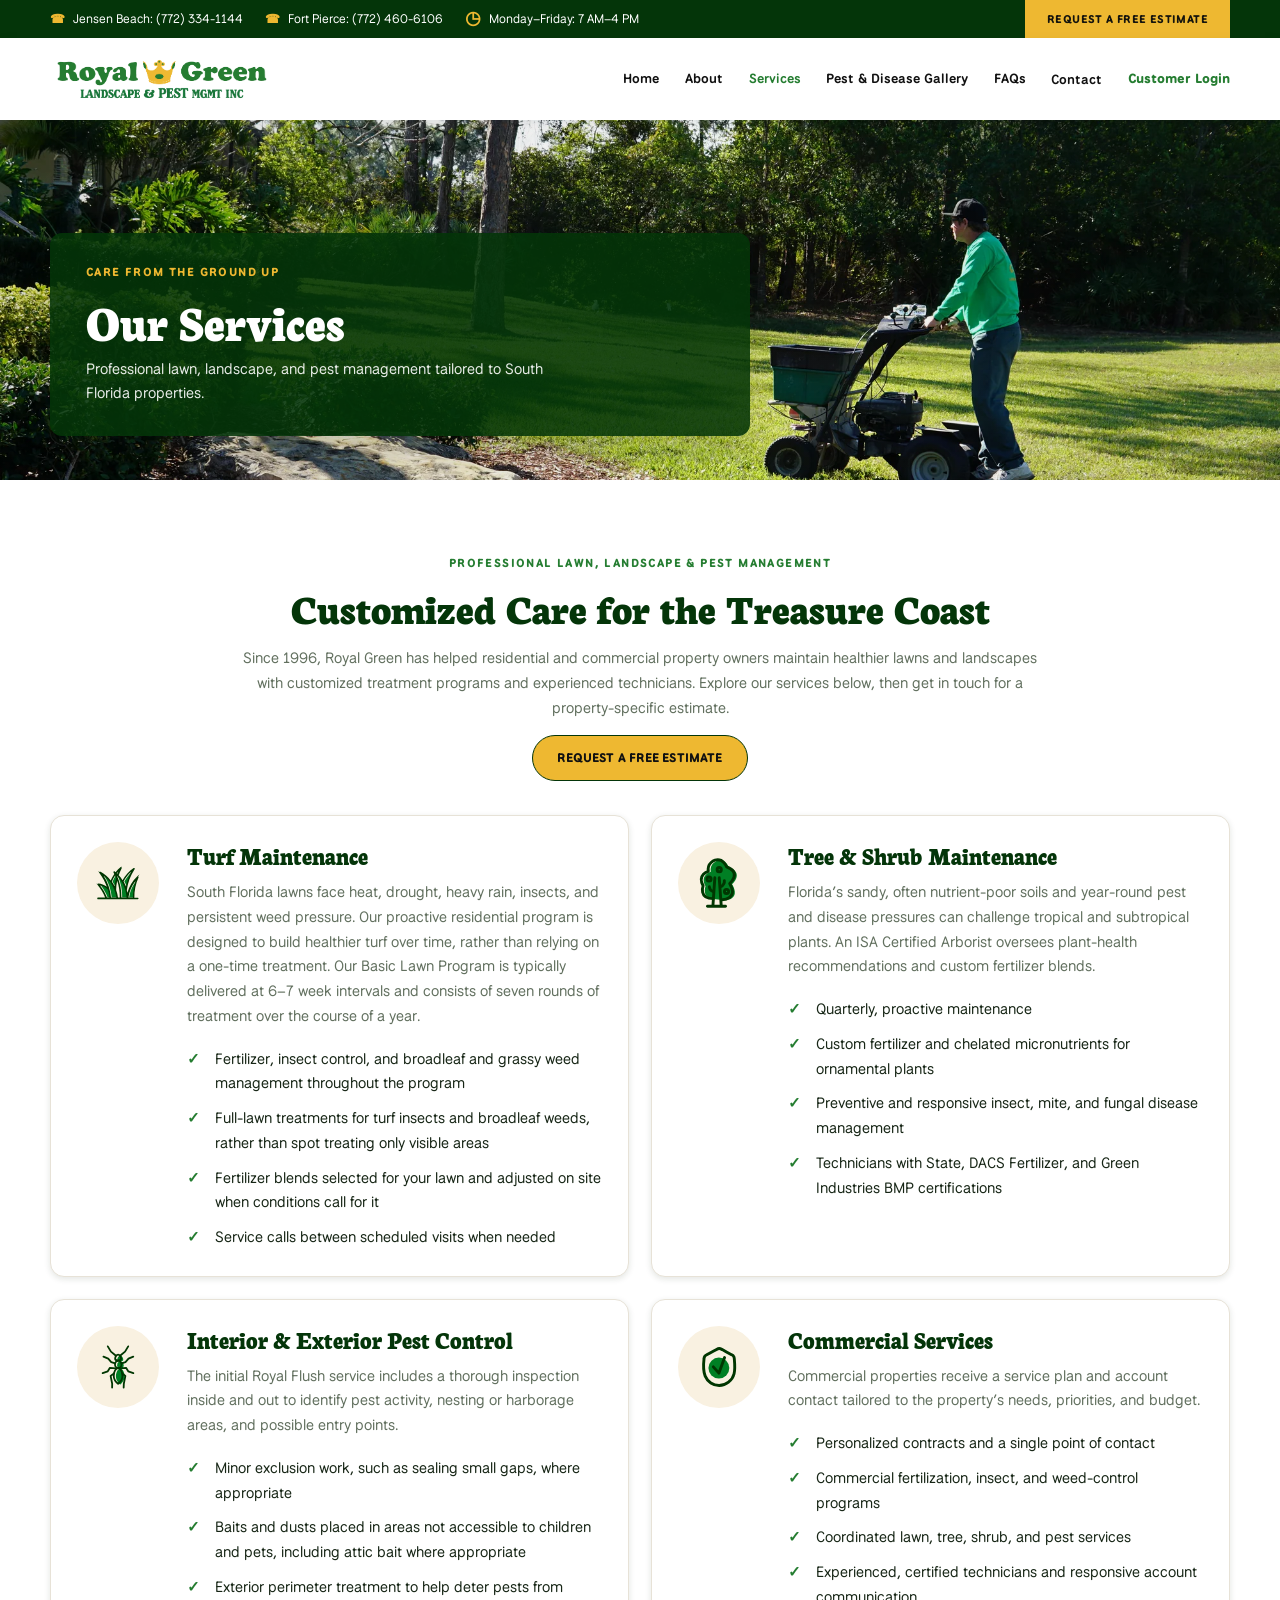
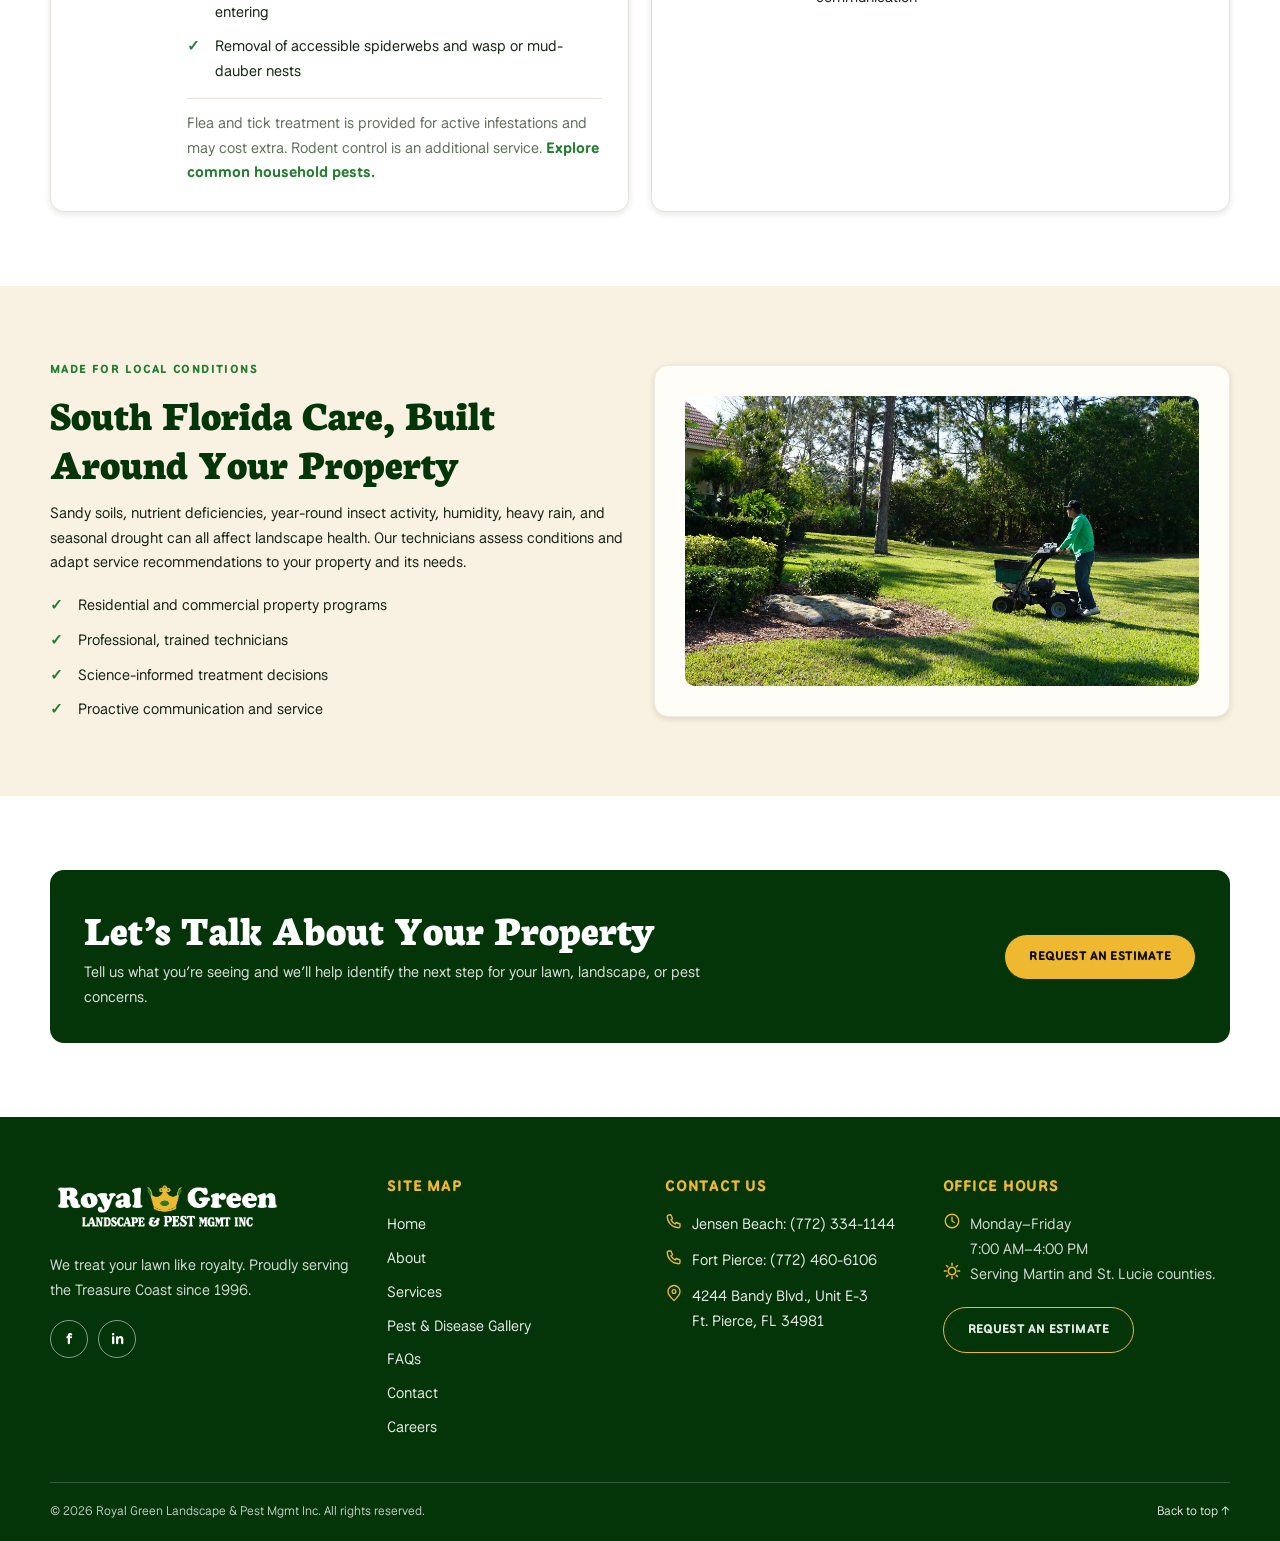
<file: services.html>
<!doctype html>
<html lang="en">
<head>
  <meta charset="utf-8">
  <meta name="viewport" content="width=device-width, initial-scale=1">
  <meta name="description" content="Explore Royal Green's customized lawn, tree and shrub, pest, and commercial property care services across the Treasure Coast.">
  <title>Services | Royal Green Landscape &amp; Pest Management</title>
  <link rel="icon" href="assets/Royal-Green-Logo_Favicon.webp">
  <link rel="stylesheet" href="styles.css">
  <script src="script.js" defer></script>
</head>
<body id="top">
  <div class="utility-bar"><div class="container utility-inner"><div class="utility-details"><span class="location-item"><strong>☎</strong> Jensen Beach: <a href="tel:+17723341144">(772) 334-1144</a></span><span class="location-item"><strong>☎</strong> Fort Pierce: <a href="tel:+17724606106">(772) 460-6106</a></span><span class="hours-item"><strong>◷</strong> Monday–Friday: 7 AM–4 PM</span></div><a class="utility-cta" href="contact.html#estimate">Request a Free Estimate</a></div></div>
  <header class="site-header"><div class="container nav-inner"><a class="brand" href="index.html" aria-label="Royal Green home"><img src="assets/Royal-Green-Logo_Main-Rectangle.webp" alt="Royal Green Landscape & Pest Mgmt Inc."></a><button class="menu-toggle" type="button" aria-label="Open menu" aria-expanded="false">☰</button><nav class="main-nav" aria-label="Main navigation"><a href="index.html">Home</a><a href="about.html">About</a><a href="services.html" aria-current="page">Services</a><a href="pest-disease.html">Pest &amp; Disease Gallery</a><a href="faq.html">FAQs</a><span class="nav-contact"><a href="contact.html">Contact</a><a class="nav-subitem" href="careers.html">Careers</a></span><a class="login-link" href="https://www2.lawngateway.com/royalgreenls/" target="_blank" rel="noopener noreferrer">Customer Login</a></nav></div></header>
  <main>
    <section class="hero page-hero hero-services"><div class="hero-inner"><div class="hero-copy"><span class="eyebrow">Care From the Ground Up</span><h1>Our Services</h1><p>Professional lawn, landscape, and pest management tailored to South Florida properties.</p></div></div></section>
    <section class="section"><div class="container"><div class="intro"><span class="eyebrow">Professional Lawn, Landscape &amp; Pest Management</span><h2>Customized Care for the Treasure Coast</h2><p>Since 1996, Royal Green has helped residential and commercial property owners maintain healthier lawns and landscapes with customized treatment programs and experienced technicians. Explore our services below, then get in touch for a property-specific estimate.</p><a class="button" href="contact.html#estimate">Request a Free Estimate</a></div><div class="service-list">
      <article class="service-block"><span class="service-icon"><img src="missing assets/icon-service-lawn.svg" alt=""></span><div><h3>Turf Maintenance</h3><p>South Florida lawns face heat, drought, heavy rain, insects, and persistent weed pressure. Our proactive residential program is designed to build healthier turf over time, rather than relying on a one-time treatment. Our Basic Lawn Program is typically delivered at 6–7 week intervals and consists of seven rounds of treatment over the course of a year.</p><ul class="check-list"><li>Fertilizer, insect control, and broadleaf and grassy weed management throughout the program</li><li>Full-lawn treatments for turf insects and broadleaf weeds, rather than spot treating only visible areas</li><li>Fertilizer blends selected for your lawn and adjusted on site when conditions call for it</li><li>Service calls between scheduled visits when needed</li></ul></div></article>
      <article class="service-block"><span class="service-icon"><img src="missing assets/icon-service-tree-shrub.svg" alt=""></span><div><h3>Tree &amp; Shrub Maintenance</h3><p>Florida’s sandy, often nutrient-poor soils and year-round pest and disease pressures can challenge tropical and subtropical plants. An ISA Certified Arborist oversees plant-health recommendations and custom fertilizer blends.</p><ul class="check-list"><li>Quarterly, proactive maintenance</li><li>Custom fertilizer and chelated micronutrients for ornamental plants</li><li>Preventive and responsive insect, mite, and fungal disease management</li><li>Technicians with State, DACS Fertilizer, and Green Industries BMP certifications</li></ul></div></article>
      <article class="service-block"><span class="service-icon"><img src="missing assets/icon-service-interior.svg" alt=""></span><div><h3>Interior &amp; Exterior Pest Control</h3><p>The initial Royal Flush service includes a thorough inspection inside and out to identify pest activity, nesting or harborage areas, and possible entry points.</p><ul class="check-list"><li>Minor exclusion work, such as sealing small gaps, where appropriate</li><li>Baits and dusts placed in areas not accessible to children and pets, including attic bait where appropriate</li><li>Exterior perimeter treatment to help deter pests from entering</li><li>Removal of accessible spiderwebs and wasp or mud-dauber nests</li></ul><p class="service-note">Flea and tick treatment is provided for active infestations and may cost extra. Rodent control is an additional service. <a href="pest-disease.html">Explore common household pests.</a></p></div></article>
      <article class="service-block"><span class="service-icon"><img src="missing assets/icon-service-commecrial.svg" alt=""></span><div><h3>Commercial Services</h3><p>Commercial properties receive a service plan and account contact tailored to the property’s needs, priorities, and budget.</p><ul class="check-list"><li>Personalized contracts and a single point of contact</li><li>Commercial fertilization, insect, and weed-control programs</li><li>Coordinated lawn, tree, shrub, and pest services</li><li>Experienced, certified technicians and responsive account communication</li></ul></div></article>
    </div></div></section>
    <section class="section section-cream"><div class="container content-grid"><div><span class="eyebrow">Made for Local Conditions</span><h2>South Florida Care, Built Around Your Property</h2><p>Sandy soils, nutrient deficiencies, year-round insect activity, humidity, heavy rain, and seasonal drought can all affect landscape health. Our technicians assess conditions and adapt service recommendations to your property and its needs.</p><ul class="check-list"><li>Residential and commercial property programs</li><li>Professional, trained technicians</li><li>Science-informed treatment decisions</li><li>Proactive communication and service</li></ul></div><div class="content-card"><img src="assets/services-page-header.webp" alt="Royal Green technician applying landscape care"></div></div></section>
    <section class="section"><div class="container callout"><div><h2>Let’s Talk About Your Property</h2><p>Tell us what you’re seeing and we’ll help identify the next step for your lawn, landscape, or pest concerns.</p></div><a class="button" href="contact.html#estimate">Request an Estimate</a></div></section>
  </main>
  <footer class="site-footer"><div class="container footer-main"><div class="footer-brand"><a href="index.html"><img src="assets/Royal-Green-Logo_White-Rectangle.webp" alt="Royal Green Landscape & Pest Mgmt Inc."></a><p>We treat your lawn like royalty. Proudly serving the Treasure Coast since 1996.</p><div class="socials"><button class="social-button" type="button" aria-label="Facebook" title="Facebook">f</button><button class="social-button" type="button" aria-label="LinkedIn" title="LinkedIn">in</button></div></div><div class="footer-column"><h3>Site Map</h3><nav class="footer-links" aria-label="Footer navigation"><a href="index.html">Home</a><a href="about.html">About</a><a href="services.html">Services</a><a href="pest-disease.html">Pest &amp; Disease Gallery</a><a href="faq.html">FAQs</a><a href="contact.html">Contact</a><a href="careers.html">Careers</a></nav></div><div class="footer-column footer-contact"><h3>Contact Us</h3><p><a href="tel:+17723341144">Jensen Beach: (772) 334-1144</a></p><p><a href="tel:+17724606106">Fort Pierce: (772) 460-6106</a></p><p><a href="https://maps.google.com/?q=4244+Bandy+Blvd+Unit+E-3+Fort+Pierce+FL+34981" target="_blank" rel="noreferrer">4244 Bandy Blvd., Unit E-3<br>Ft. Pierce, FL 34981</a></p></div><div class="footer-column"><h3>Office Hours</h3><p>Monday–Friday<br>7:00 AM–4:00 PM</p><p>Serving Martin and St. Lucie counties.</p><a class="button button-outline" href="contact.html#estimate">Request an Estimate</a></div></div><div class="container footer-bottom"><span>© 2026 Royal Green Landscape &amp; Pest Mgmt Inc. All rights reserved.</span><a href="#top">Back to top ↑</a></div></footer>
  <button class="back-to-top" type="button" aria-label="Back to top" onclick="window.scrollTo({top:0,behavior:'smooth'})">↑</button>
</body>
</html>
</file>
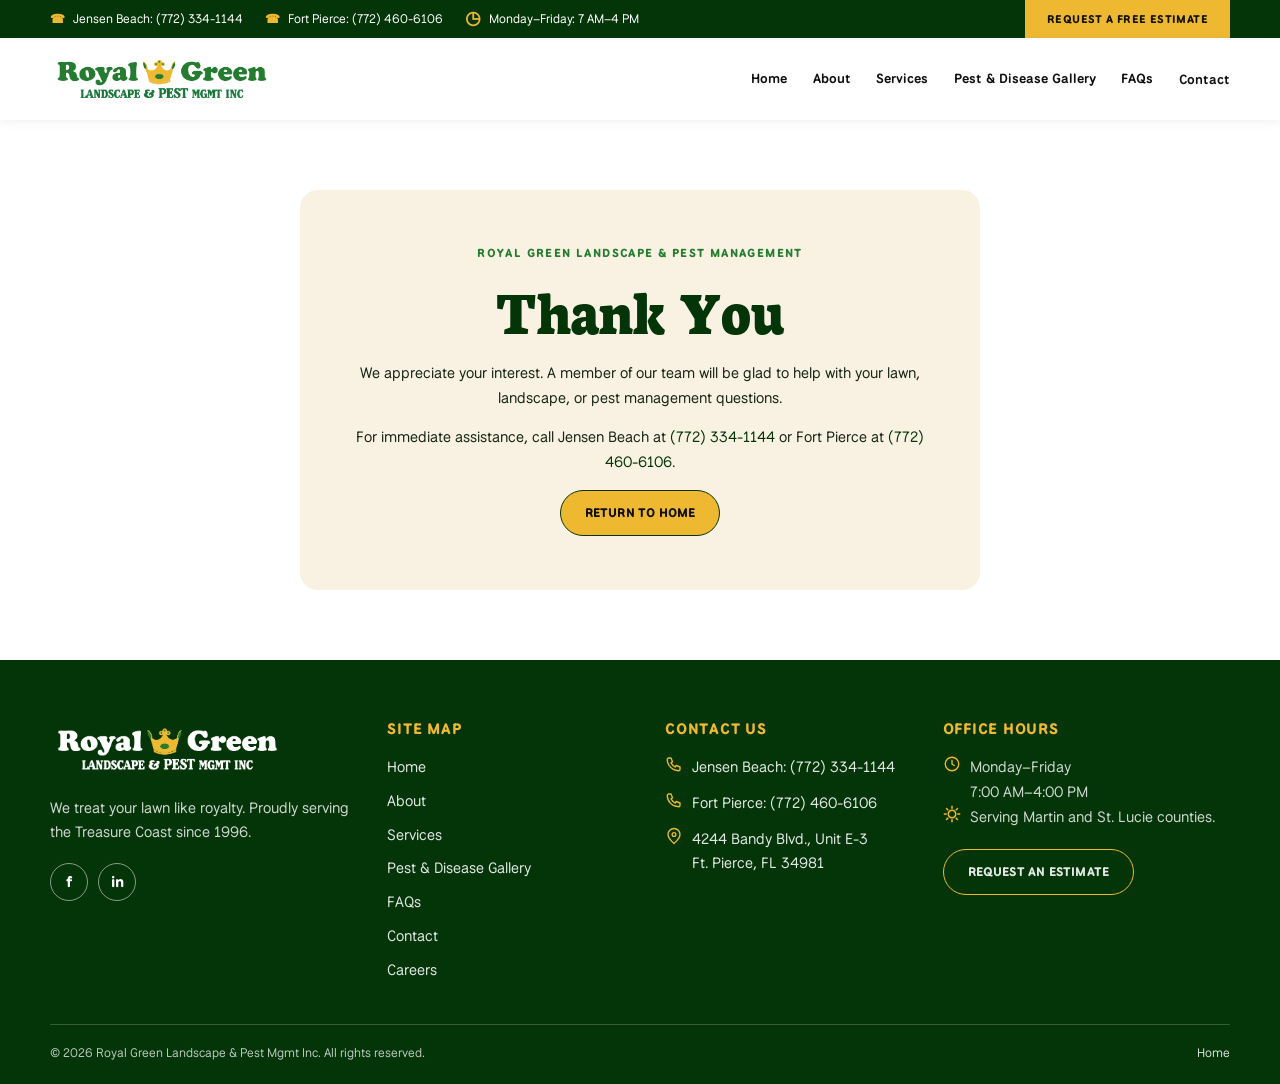
<file: thank-you.html>
<!doctype html>
<html lang="en">
<head>
  <meta charset="utf-8">
  <meta name="viewport" content="width=device-width, initial-scale=1">
  <meta name="description" content="Thank you for reaching out to Royal Green.">
  <title>Thank You | Royal Green</title>
  <link rel="icon" href="assets/Royal-Green-Logo_Favicon.webp">
  <link rel="stylesheet" href="styles.css">
</head>
<body id="top">
  <div class="utility-bar"><div class="container utility-inner"><div class="utility-details"><span class="location-item"><strong>☎</strong> Jensen Beach: <a href="tel:+17723341144">(772) 334-1144</a></span><span class="location-item"><strong>☎</strong> Fort Pierce: <a href="tel:+17724606106">(772) 460-6106</a></span><span class="hours-item"><strong>◷</strong> Monday–Friday: 7 AM–4 PM</span></div><a class="utility-cta" href="contact.html#estimate">Request a Free Estimate</a></div></div>
  <header class="site-header"><div class="container nav-inner"><a class="brand" href="index.html" aria-label="Royal Green home"><img src="assets/Royal-Green-Logo_Main-Rectangle.webp" alt="Royal Green Landscape & Pest Mgmt Inc."></a><nav class="main-nav" aria-label="Main navigation"><a href="index.html">Home</a><a href="about.html">About</a><a href="services.html">Services</a><a href="pest-disease.html">Pest &amp; Disease Gallery</a><a href="faq.html">FAQs</a><span class="nav-contact"><a href="contact.html">Contact</a><a class="nav-subitem" href="careers.html">Careers</a></span></nav></div></header>
  <main class="thank-you"><div class="thank-you-card"><span class="eyebrow">Royal Green Landscape &amp; Pest Management</span><h1>Thank You</h1><p>We appreciate your interest. A member of our team will be glad to help with your lawn, landscape, or pest management questions.</p><p>For immediate assistance, call Jensen Beach at <a href="tel:+17723341144">(772) 334-1144</a> or Fort Pierce at <a href="tel:+17724606106">(772) 460-6106</a>.</p><a class="button" href="index.html">Return to Home</a></div></main>
  <footer class="site-footer"><div class="container footer-main"><div class="footer-brand"><a href="index.html"><img src="assets/Royal-Green-Logo_White-Rectangle.webp" alt="Royal Green Landscape & Pest Mgmt Inc."></a><p>We treat your lawn like royalty. Proudly serving the Treasure Coast since 1996.</p><div class="socials"><button class="social-button" type="button" aria-label="Facebook" title="Facebook">f</button><button class="social-button" type="button" aria-label="LinkedIn" title="LinkedIn">in</button></div></div><div class="footer-column"><h3>Site Map</h3><nav class="footer-links" aria-label="Footer navigation"><a href="index.html">Home</a><a href="about.html">About</a><a href="services.html">Services</a><a href="pest-disease.html">Pest &amp; Disease Gallery</a><a href="faq.html">FAQs</a><a href="contact.html">Contact</a><a href="careers.html">Careers</a></nav></div><div class="footer-column footer-contact"><h3>Contact Us</h3><p><a href="tel:+17723341144">Jensen Beach: (772) 334-1144</a></p><p><a href="tel:+17724606106">Fort Pierce: (772) 460-6106</a></p><p><a href="https://maps.google.com/?q=4244+Bandy+Blvd+Unit+E-3+Fort+Pierce+FL+34981" target="_blank" rel="noreferrer">4244 Bandy Blvd., Unit E-3<br>Ft. Pierce, FL 34981</a></p></div><div class="footer-column"><h3>Office Hours</h3><p>Monday–Friday<br>7:00 AM–4:00 PM</p><p>Serving Martin and St. Lucie counties.</p><a class="button button-outline" href="contact.html#estimate">Request an Estimate</a></div></div><div class="container footer-bottom"><span>© 2026 Royal Green Landscape &amp; Pest Mgmt Inc. All rights reserved.</span><a href="index.html">Home</a></div></footer>
</body>
</html>
</file>
<file: styles.css>
@font-face {
  font-family: "National Park";
  src: url("assets/NationalPark-VariableFont_wght.ttf") format("truetype");
  font-style: normal;
  font-weight: 100 900;
  font-display: swap;
}

@font-face {
  font-family: "Neuton";
  src: url("assets/Neuton/Neuton-Regular.ttf") format("truetype");
  font-style: normal;
  font-weight: 400;
  font-display: swap;
}

@font-face {
  font-family: "Neuton";
  src: url("assets/Neuton/Neuton-ExtraBold.ttf") format("truetype");
  font-style: normal;
  font-weight: 800;
  font-display: swap;
}

@font-face {
  font-family: "Hurimate";
  src: url("missing assets/Hurimate-RpmlW.ttf") format("truetype");
  font-style: normal;
  font-weight: 400;
  font-display: swap;
}

:root {
  --green: #257d31;
  --deep-green: #043509;
  --cream: #f9f1e1;
  --paper: #fffdf8;
  --gold: #eeb831;
  --ink: #172616;
  --muted: #62705f;
  --line: #e7e2d7;
  --shadow: 0 2px 6px rgb(22 38 20 / 12%);
  --content: 1180px;
}

* {
  box-sizing: border-box;
}

html {
  scroll-behavior: smooth;
}

body {
  margin: 0;
  color: var(--ink);
  background: #fff;
  font-family: "National Park", Arial, sans-serif;
  font-size: 15px;
  line-height: 1.65;
}

button,
a {
  cursor: pointer;
}

input,
select,
textarea {
  cursor: auto;
}

a {
  color: var(--deep-green);
  text-decoration: none;
  transition: color .18s ease, background-color .18s ease, transform .18s ease;
}

a:hover {
  color: var(--green);
}

button,
input,
select,
textarea {
  font: inherit;
}

img {
  display: block;
  max-width: 100%;
}

h1,
h2,
h3,
h4,
p {
  margin-top: 0;
}

h1,
h2,
h3,
h4 {
  color: var(--deep-green);
  font-family: "Neuton", Georgia, serif;
  font-weight: 800;
  line-height: 1.12;
}

h1 {
  margin-bottom: 16px;
  font-size: clamp(2.6rem, 5vw, 4.5rem);
}

h2 {
  margin-bottom: 14px;
  font-size: clamp(2rem, 3.4vw, 3rem);
}

h3 {
  margin-bottom: 10px;
  font-size: 1.55rem;
}

.container {
  width: min(var(--content), calc(100% - 48px));
  margin: 0 auto;
}

.utility-bar {
  min-height: 38px;
  color: #fff;
  background: var(--deep-green);
  font-size: .78rem;
}

.utility-inner {
  display: flex;
  min-height: 38px;
  align-items: center;
  justify-content: space-between;
  gap: 20px;
}

.utility-details {
  display: flex;
  flex-wrap: wrap;
  gap: 22px;
}

.utility-details span,
.utility-details a {
  color: #fff;
}

.utility-details strong {
  color: var(--gold);
  margin-right: 5px;
}

.utility-cta {
  align-self: stretch;
  display: inline-flex;
  align-items: center;
  padding: 0 22px;
  color: #15140d;
  background: var(--gold);
  font-size: .7rem;
  font-weight: 800;
  letter-spacing: .035em;
  text-transform: uppercase;
}

.utility-cta:hover {
  color: #111;
  background: #f5ca58;
}

.site-header {
  position: relative;
  z-index: 20;
  background: #fff;
  box-shadow: 0 2px 10px rgb(0 0 0 / 6%);
}

.nav-inner {
  display: flex;
  min-height: 82px;
  align-items: center;
  justify-content: space-between;
  gap: 24px;
}

.brand {
  flex: 0 0 224px;
}

.brand img {
  width: 224px;
  height: auto;
}

.main-nav {
  display: flex;
  align-items: center;
  gap: clamp(14px, 2vw, 28px);
}

.main-nav a {
  color: #111;
  font-size: .83rem;
  font-weight: 650;
  white-space: nowrap;
}

.main-nav .nav-contact {
  position: relative;
}

.main-nav .nav-contact .nav-subitem {
  display: none;
  position: absolute;
  z-index: 5;
  top: 100%;
  left: -14px;
  min-width: 140px;
  padding: 10px 14px;
  border: 1px solid var(--line);
  border-radius: 6px;
  background: #fff;
  box-shadow: var(--shadow);
}

.main-nav .nav-contact:hover .nav-subitem,
.main-nav .nav-contact:focus-within .nav-subitem {
  display: block;
}

.main-nav a:hover,
.main-nav a[aria-current="page"] {
  color: var(--green);
}

.main-nav .login-link {
  color: var(--green);
  font-size: .83rem;
  font-weight: 800;
  white-space: nowrap;
}

.menu-toggle {
  display: none;
  width: 44px;
  height: 44px;
  border: 1px solid var(--line);
  border-radius: 6px;
  color: var(--deep-green);
  background: #fff;
  font-size: 1.3rem;
}

.button {
  display: inline-flex;
  min-height: 46px;
  align-items: center;
  justify-content: center;
  padding: 0 24px;
  border: 1px solid var(--deep-green);
  border-radius: 999px;
  color: #111;
  background: var(--gold);
  font-size: .78rem;
  font-weight: 800;
  letter-spacing: .015em;
  text-align: center;
  text-transform: uppercase;
}

.button:hover {
  color: #111;
  background: #f5ca58;
  transform: translateY(-1px);
}

.button-light {
  border-color: #fff;
  color: var(--deep-green);
  background: #fff;
}

.button-outline {
  border-color: var(--gold);
  color: #fff;
  background: transparent;
}

.button-outline:hover {
  color: var(--deep-green);
  background: var(--gold);
}

.hero {
  position: relative;
  min-height: 510px;
  display: flex;
  align-items: center;
  overflow: hidden;
  background: #385139;
}

.hero::before {
  position: absolute;
  inset: 0;
  background: linear-gradient(90deg, rgb(0 0 0 / 13%), rgb(0 0 0 / 3%) 60%, rgb(0 0 0 / 10%));
  content: "";
}

.hero-home {
  min-height: 620px;
  background: url("missing assets/hero-image.webp") center 48% / cover no-repeat;
}

.hero-inner {
  position: relative;
  z-index: 1;
  width: min(var(--content), calc(100% - 48px));
  margin: 0 auto;
}

.hero-copy {
  width: min(700px, 70%);
  padding: clamp(26px, 4vw, 54px);
  border-radius: 12px;
  color: #fff;
  background: rgb(4 53 9 / 88%);
  box-shadow: 0 14px 36px rgb(0 0 0 / 16%);
}

.hero-copy .eyebrow {
  color: var(--gold);
}

.hero h1 {
  margin-bottom: 12px;
  color: #fff;
  font-size: clamp(2.8rem, 5vw, 4.7rem);
}

.hero-home h1 {
  font-size: clamp(2.6rem, 4vw, 4.1rem);
}

.hero h1 span {
  display: block;
  color: var(--gold);
}

.hero-copy p {
  max-width: 470px;
  margin-bottom: 22px;
  color: rgb(255 255 255 / 90%);
  font-size: 1rem;
}

.hero-actions {
  display: flex;
  flex-wrap: wrap;
  gap: 12px;
}

.page-hero {
  min-height: 360px;
  align-items: flex-end;
  background-position: center;
  background-size: cover;
}

.page-hero .hero-inner {
  padding-bottom: 44px;
}

.page-hero .hero-copy {
  width: min(700px, 78%);
  padding: 30px 36px;
}

.page-hero h1 {
  margin-bottom: 7px;
  font-size: clamp(2.45rem, 4vw, 3.6rem);
}

.page-hero .hero-copy p {
  margin-bottom: 0;
}

.hero-about {
  background-image: url("assets/images/2021/DSC06917.webp");
}

.hero-services {
  background-image: url("assets/services-page-header.webp");
}

.hero-gallery {
  background-image: url("assets/pest-and-disease-page-header.webp");
}

.hero-faq {
  background-image: url("assets/faq-page-header.webp");
}

.hero-contact {
  background-image: url("assets/contact-page-header.webp");
}

.hero-careers {
  background-image: url("assets/careers-page-header.webp");
}

.section {
  padding: 74px 0;
}

.section-cream {
  background: var(--cream);
}

.section-heading {
  display: flex;
  align-items: flex-end;
  justify-content: space-between;
  gap: 24px;
  margin-bottom: 28px;
}

.section-heading p {
  max-width: 650px;
  margin-bottom: 0;
  color: var(--muted);
}

.eyebrow {
  display: block;
  margin-bottom: 10px;
  color: var(--green);
  font-size: .73rem;
  font-weight: 800;
  letter-spacing: .12em;
  text-transform: uppercase;
}

.gold-rule {
  width: 86px;
  height: 3px;
  margin: 16px 0;
  background: var(--gold);
}

.intro {
  max-width: 820px;
  margin: 0 auto 34px;
  text-align: center;
}

.intro p {
  color: var(--muted);
}

.estimate-card {
  position: relative;
  z-index: 3;
  width: min(1040px, calc(100% - 48px));
  margin: -12px auto 0;
  padding: 30px 42px 32px;
  border: 1px solid #eee8df;
  border-radius: 16px;
  background: var(--paper);
  box-shadow: var(--shadow);
}

.estimate-card + .section {
  padding-top: 24px;
}

.estimate-card h2 {
  margin-bottom: 5px;
  text-align: center;
}

.estimate-subtitle {
  display: flex;
  flex-wrap: wrap;
  align-items: center;
  justify-content: center;
  gap: 4px 14px;
  margin: 0 0 18px;
  color: var(--deep-green);
  font-size: 1rem;
  font-weight: 800;
  text-align: center;
  line-height: 1.4;
}

.estimate-subtitle span {
  white-space: nowrap;
}

.estimate-card form {
  display: grid;
  grid-template-columns: repeat(3, 1fr);
  gap: 10px 16px;
}

.field {
  display: flex;
  flex-direction: column;
  gap: 5px;
}

.field label {
  color: var(--deep-green);
  font-size: .82rem;
  font-weight: 650;
}

.field input,
.field select,
.field textarea {
  width: 100%;
  min-height: 43px;
  padding: 10px 13px;
  border: 1px solid var(--deep-green);
  border-radius: 7px;
  outline: none;
  color: var(--ink);
  background: #fff;
  font-size: .86rem;
}

.field input:focus,
.field select:focus,
.field textarea:focus {
  box-shadow: 0 0 0 3px rgb(37 125 49 / 16%);
}

.field textarea {
  min-height: 100px;
  resize: vertical;
}

.estimate-card .field-message {
  grid-column: span 2;
}

.estimate-card .button {
  width: 100%;
  height: 45px;
  min-height: 45px;
  align-self: start;
  margin-top: 30px;
  border-radius: 7px;
}

.form-note,
.form-status {
  grid-column: 1 / -1;
  margin: 4px 0 0;
  color: var(--muted);
  font-size: .74rem;
}

.photo-credit {
  margin: 22px 0 0;
  color: var(--muted);
  font-size: .68rem;
}

.form-status {
  display: none;
  padding: 12px 14px;
  border-left: 4px solid var(--green);
  color: var(--deep-green);
  background: #eaf3e9;
  font-size: .9rem;
}

.form-status.is-visible {
  display: block;
}

.card-grid {
  display: grid;
  grid-template-columns: repeat(3, minmax(0, 1fr));
  gap: 22px;
}

.feature-card,
.content-card,
.review-card,
.pest-card {
  overflow: hidden;
  border: 1px solid #eee9df;
  border-radius: 14px;
  background: var(--paper);
  box-shadow: var(--shadow);
}

.feature-card {
  text-align: center;
  border-radius: 12px;
  background: var(--cream);
}

.feature-card img {
  width: 100%;
  height: auto;
  aspect-ratio: 1.28;
  object-fit: cover;
}

.feature-card .card-body {
  position: relative;
  padding: 55px 24px 32px;
}

.feature-card .card-pill {
  position: absolute;
  top: -19px;
  left: 50%;
  min-width: 170px;
  padding: 8px 18px;
  border-radius: 999px;
  color: #fff;
  background: var(--green);
  font-size: .69rem;
  font-weight: 800;
  text-transform: uppercase;
  transform: translateX(-50%);
}

.feature-card h3 {
  margin-bottom: 12px;
  font-size: 1.28rem;
}

.feature-card p {
  min-height: 64px;
  margin-bottom: 18px;
  color: var(--muted);
  font-size: .85rem;
}

.feature-card .button {
  min-height: 40px;
  padding: 0 20px;
  font-size: .7rem;
}

.pest-grid {
  display: grid;
  grid-template-columns: repeat(4, minmax(0, 1fr));
  gap: 16px;
}

.pest-card {
  position: relative;
  border-radius: 8px;
  cursor: pointer;
  transition: transform .18s ease, box-shadow .18s ease;
}

.pest-card:hover,
.pest-card:focus-within {
  box-shadow: 0 7px 20px rgb(22 38 20 / 17%);
  transform: translateY(-3px);
}

.pest-card img {
  width: 100%;
  height: 150px;
  object-fit: cover;
}

.pest-card .pest-label {
  display: block;
  width: 100%;
  min-height: 48px;
  padding: 10px 13px;
  border: 0;
  border-left: 4px solid var(--gold);
  color: var(--deep-green);
  background: #fff;
  font-size: .82rem;
  font-weight: 650;
  text-align: left;
}

.pest-caption {
  display: block;
  padding: 0 14px 14px;
  color: var(--muted);
  font-size: .78rem;
}

.why-section {
  position: relative;
  padding: 0 0 82px;
  border-top: 6px solid var(--gold);
  border-bottom: 6px solid var(--gold);
  background: var(--cream);
}

.why-video {
  display: block;
  width: 100%;
  height: 480px;
  object-fit: cover;
}

.why-panel {
  position: relative;
  width: min(1200px, calc(100% - 48px));
  margin: -86px auto 0;
  padding: 48px 45px 44px;
  border: 1px solid #eee7dc;
  border-radius: 32px;
  background: #fff;
  box-shadow: var(--shadow);
  text-align: center;
}

.why-panel h2 {
  margin-bottom: 30px;
}

.benefit-grid {
  display: grid;
  grid-template-columns: repeat(4, minmax(0, 1fr));
  gap: 24px;
}

.benefit {
  color: var(--deep-green);
}

.benefit-icon {
  display: grid;
  width: 44px;
  height: 44px;
  place-items: center;
  margin: 0 auto 10px;
}

.benefit-icon img {
  width: 44px;
  height: 44px;
  object-fit: contain;
}

.benefit h3 {
  margin-bottom: 6px;
  font-family: "National Park", Arial, sans-serif;
  font-size: .98rem;
  font-weight: 800;
}

.benefit p {
  margin-bottom: 0;
  color: var(--muted);
  font-size: .8rem;
}

.team-feature {
  display: grid;
  min-height: 410px;
  grid-template-columns: .9fr 1.1fr;
  color: #fff;
  border-top: 0;
  background: var(--deep-green);
}

.team-copy {
  display: flex;
  flex-direction: column;
  justify-content: center;
  padding: clamp(34px, 6vw, 78px);
}

.team-copy h2,
.team-copy h3 {
  color: #fff;
}

.team-copy p {
  max-width: 530px;
  color: rgb(255 255 255 / 86%);
}

.team-photo {
  min-height: 410px;
  background: url("missing assets/our-team.webp") center / cover no-repeat;
}

.president-signoff {
  display: flex;
  align-items: center;
  gap: 18px;
  margin-top: 12px;
}

.david-photo {
  width: 82px;
  height: 82px;
  flex: 0 0 82px;
  border: 2px solid rgb(255 255 255 / 75%);
  border-radius: 50%;
  object-fit: cover;
}

.certifications {
  display: flex;
  align-items: center;
  justify-content: center;
  gap: clamp(30px, 7vw, 90px);
  padding: 42px 24px;
  background: #fff;
}

.certifications img {
  max-width: min(190px, 23vw);
  max-height: 74px;
  object-fit: contain;
}

.certifications .badge-link {
  display: grid;
  min-width: 100px;
  min-height: 82px;
  place-items: center;
}

.certifications .badge-link img {
  max-width: 100px;
  max-height: 78px;
}

.team-copy .signature {
  margin: 0;
  color: var(--gold);
  font-family: "Hurimate", cursive;
  font-size: 2.45rem;
  font-weight: 400;
  line-height: 1.1;
  font-style: normal;
}

.team-copy .president-role {
  margin: 4px 0 0;
  font-size: .82rem;
}

.footer-column > .button {
  margin-top: 20px;
}

.footer-column > .button:hover {
  color: var(--deep-green);
}

.reviews {
  background: var(--cream);
}

.review-card {
  min-height: 185px;
  padding: 25px;
  border-radius: 22px;
}

.review-card .reviewer {
  margin-bottom: 12px;
  color: var(--deep-green);
  font-size: .83rem;
  font-weight: 800;
}

.review-card .reviewer span {
  display: block;
  color: var(--muted);
  font-weight: 500;
}

.review-card blockquote {
  margin: 0;
  color: #354332;
  font-family: "Neuton", Georgia, serif;
  font-size: 1.2rem;
  line-height: 1.4;
}

.content-grid {
  display: grid;
  grid-template-columns: repeat(2, minmax(0, 1fr));
  gap: 28px;
  align-items: center;
}

.content-card {
  padding: 30px;
}

.content-card img {
  width: 100%;
  max-height: 360px;
  border-radius: 10px;
  object-fit: cover;
}

.check-list {
  display: grid;
  gap: 10px;
  margin: 18px 0 0;
  padding: 0;
  list-style: none;
}

.check-list li {
  display: grid;
  grid-template-columns: 18px minmax(0, 1fr);
  gap: 10px;
}

.check-list li::before {
  grid-column: 1;
  color: var(--green);
  font-weight: 900;
  content: "\2713";
}

.service-list {
  display: grid;
  grid-template-columns: repeat(2, minmax(0, 1fr));
  gap: 22px;
}

.service-block {
  display: grid;
  grid-template-columns: 90px 1fr;
  gap: 20px;
  align-items: start;
  padding: 26px;
  border: 1px solid var(--line);
  border-radius: 14px;
  background: #fff;
  box-shadow: var(--shadow);
}

.service-icon {
  display: grid;
  width: 82px;
  height: 82px;
  place-items: center;
  border-radius: 50%;
  color: var(--deep-green);
  background: var(--cream);
}

.service-icon img {
  display: block;
  width: 58px;
  height: 58px;
}

.service-block p {
  margin-bottom: 10px;
  color: var(--muted);
}

.service-block .service-note {
  margin: 14px 0 0;
  padding-top: 12px;
  border-top: 1px solid var(--line);
}

.service-note a {
  color: var(--green);
  font-weight: 700;
  text-underline-offset: 3px;
}

.filters {
  display: flex;
  flex-wrap: wrap;
  justify-content: center;
  gap: 10px;
  margin: 28px 0;
}

.filter-button {
  min-height: 40px;
  padding: 0 18px;
  border: 1px solid var(--deep-green);
  border-radius: 999px;
  color: var(--deep-green);
  background: #fff;
  font-size: .8rem;
  font-weight: 700;
}

.filter-button[aria-pressed="true"],
.filter-button:hover {
  color: #fff;
  background: var(--deep-green);
}

.gallery-grid {
  display: grid;
  grid-template-columns: repeat(3, minmax(0, 1fr));
  gap: 22px;
}

.gallery-card {
  overflow: hidden;
  border: 1px solid var(--line);
  border-radius: 12px;
  background: #fff;
  box-shadow: var(--shadow);
}

.gallery-card[hidden] {
  display: none;
}

.gallery-card img {
  width: 100%;
  height: 210px;
  object-fit: cover;
}

.gallery-card-body {
  padding: 19px;
}

.gallery-card h3 {
  font-size: 1.45rem;
}

.gallery-card p {
  margin-bottom: 14px;
  color: var(--muted);
  font-size: .9rem;
}

.tag-list {
  display: flex;
  flex-wrap: wrap;
  gap: 7px;
  margin-bottom: 15px;
}

.tag {
  padding: 4px 9px;
  border-radius: 99px;
  color: var(--deep-green);
  background: #edf3e9;
  font-size: .68rem;
  font-weight: 700;
}

.tag-button {
  border: 0;
  font-family: inherit;
  cursor: pointer;
}

.tag-button:hover,
.tag-button:focus-visible,
.tag-link:hover,
.tag-link:focus-visible {
  color: #fff;
  background: var(--deep-green);
}

.modal-gallery-link:not([hidden]) {
  margin-right: 10px;
}

.text-button {
  padding: 0;
  border: 0;
  color: var(--green);
  background: transparent;
  font-size: .82rem;
  font-weight: 800;
  text-decoration: underline;
  text-underline-offset: 3px;
}

.faq-layout {
  display: grid;
  grid-template-columns: 255px 1fr;
  gap: 42px;
  align-items: start;
}

.faq-nav {
  position: sticky;
  top: 24px;
  display: grid;
  gap: 8px;
  padding: 18px;
  border-radius: 12px;
  background: var(--cream);
}

.faq-nav a {
  padding: 8px 10px;
  border-radius: 5px;
  font-size: .86rem;
  font-weight: 700;
}

.faq-nav a:hover {
  background: #fff;
}

.faq-group {
  margin-bottom: 42px;
  scroll-margin-top: 25px;
}

.faq-group h2 {
  padding-bottom: 14px;
  border-bottom: 2px solid var(--gold);
  font-size: 2rem;
}

.faq-item {
  border-bottom: 1px solid var(--line);
}

.faq-item summary {
  position: relative;
  padding: 19px 42px 19px 4px;
  color: var(--deep-green);
  cursor: pointer;
  font-weight: 800;
  list-style: none;
}

.faq-item summary::-webkit-details-marker {
  display: none;
}

.faq-item summary::after {
  position: absolute;
  top: 17px;
  right: 7px;
  color: var(--green);
  font-size: 1.3rem;
  content: "+";
}

.faq-item[open] summary::after {
  content: "−";
}

.faq-answer {
  padding: 0 40px 18px 4px;
  color: var(--muted);
}

.contact-layout {
  display: grid;
  grid-template-columns: .78fr 1.22fr;
  gap: 38px;
  align-items: start;
}

.contact-info {
  display: grid;
  gap: 17px;
}

.contact-info-card {
  padding: 23px;
  border: 1px solid var(--line);
  border-radius: 12px;
  background: var(--cream);
}

.contact-info-card h3 {
  margin-bottom: 7px;
  font-size: 1.35rem;
}

.contact-info-card p {
  margin-bottom: 0;
}

.contact-info-card a {
  font-weight: 700;
}

.form-panel {
  padding: 30px;
  border: 1px solid var(--line);
  border-radius: 14px;
  background: #fff;
  box-shadow: var(--shadow);
}

.tab-list {
  display: flex;
  gap: 8px;
  margin-bottom: 24px;
  border-bottom: 1px solid var(--line);
}

.tab-button {
  margin-bottom: -1px;
  padding: 12px 17px;
  border: 0;
  border-bottom: 3px solid transparent;
  color: var(--muted);
  background: transparent;
  font-weight: 800;
}

.tab-button[aria-selected="true"] {
  border-bottom-color: var(--gold);
  color: var(--deep-green);
}

.tab-panel[hidden] {
  display: none;
}

.contact-form {
  display: grid;
  grid-template-columns: repeat(2, minmax(0, 1fr));
  gap: 15px;
}

.contact-form .full-width {
  grid-column: 1 / -1;
}

.contact-form .button {
  justify-self: start;
}

.callout {
  display: flex;
  align-items: center;
  justify-content: space-between;
  gap: 30px;
  padding: 34px;
  border-radius: 14px;
  color: #fff;
  background: var(--deep-green);
}

.callout h2 {
  margin-bottom: 7px;
  color: #fff;
}

.callout p {
  max-width: 660px;
  margin-bottom: 0;
  color: rgb(255 255 255 / 84%);
}

.careers-equal-opportunity {
  margin-top: 22px;
}

.careers-application-card p {
  margin-bottom: 20px;
}

.site-footer {
  padding: 60px 0 20px;
  color: #fff;
  background: var(--deep-green);
}

.footer-main {
  display: grid;
  grid-template-columns: 1.25fr 1fr 1fr 1.2fr;
  gap: 38px;
  padding-bottom: 42px;
}

.footer-brand img {
  width: 235px;
  margin-bottom: 18px;
}

.footer-brand p,
.footer-column p,
.footer-column address {
  margin-bottom: 0;
  color: rgb(255 255 255 / 80%);
  font-size: .88rem;
  font-style: normal;
}

.footer-column h3 {
  margin-bottom: 18px;
  color: var(--gold);
  font-family: "National Park", Arial, sans-serif;
  font-size: .95rem;
  font-weight: 800;
  letter-spacing: .05em;
  text-transform: uppercase;
}

.footer-links {
  display: grid;
  gap: 9px;
}

.footer-links a,
.footer-column a {
  color: rgb(255 255 255 / 88%);
}

.footer-links a:hover,
.footer-column a:hover {
  color: var(--gold);
}

.footer-contact p + p {
  margin-top: 11px;
}

.footer-contact p {
  display: flex;
  align-items: flex-start;
  gap: 9px;
}

.footer-contact p::before,
.footer-main > .footer-column:last-of-type p:first-of-type::before,
.footer-main > .footer-column:last-of-type p:nth-of-type(2)::before {
  display: block;
  width: 18px;
  height: 18px;
  flex: 0 0 18px;
  background-repeat: no-repeat;
  background-position: center;
  background-size: contain;
  content: "";
}

.footer-contact p:nth-of-type(1)::before,
.footer-contact p:nth-of-type(2)::before {
  background-image: url("data:image/svg+xml,%3Csvg xmlns='http://www.w3.org/2000/svg' viewBox='0 0 24 24' fill='none' stroke='%23eeb831' stroke-width='1.8' stroke-linecap='round' stroke-linejoin='round'%3E%3Cpath d='M5 4h3l2 5-2 1.5a15 15 0 0 0 5.5 5.5L15 14l5 2v3a2 2 0 0 1-2 2C10 21 3 14 3 6a2 2 0 0 1 2-2z'/%3E%3C/svg%3E");
}

.footer-contact p:nth-of-type(3)::before {
  background-image: url("data:image/svg+xml,%3Csvg xmlns='http://www.w3.org/2000/svg' viewBox='0 0 24 24' fill='none' stroke='%23eeb831' stroke-width='1.8' stroke-linecap='round' stroke-linejoin='round'%3E%3Cpath d='M20 10c0 5-8 12-8 12S4 15 4 10a8 8 0 1 1 16 0z'/%3E%3Ccircle cx='12' cy='10' r='2.5'/%3E%3C/svg%3E");
}

.footer-main > .footer-column:last-of-type p:first-of-type {
  display: flex;
  gap: 9px;
}

.footer-main > .footer-column:last-of-type p:nth-of-type(2) {
  display: flex;
  align-items: flex-start;
  gap: 9px;
}

.footer-main > .footer-column:last-of-type p:first-of-type::before {
  background-image: url("data:image/svg+xml,%3Csvg xmlns='http://www.w3.org/2000/svg' viewBox='0 0 24 24' fill='none' stroke='%23eeb831' stroke-width='1.8' stroke-linecap='round' stroke-linejoin='round'%3E%3Ccircle cx='12' cy='12' r='9'/%3E%3Cpath d='M12 7v5l3 2'/%3E%3C/svg%3E");
}

.footer-main > .footer-column:last-of-type p:nth-of-type(2)::before {
  background-image: url("data:image/svg+xml,%3Csvg%20xmlns%3D%22http%3A%2F%2Fwww.w3.org/2000/svg%22%20viewBox%3D%220%200%2024%2024%22%20fill%3D%22%23eeb831%22%3E%3Cpath%20d%3D%22M11%2C5V1h2V5H11Zm6.65%2C2.75L16.28%2C6.38l2.8-2.88l1.4%2C1.43l-2.83%2C2.82ZM19%2C13V11h4v2H19ZM11%2C23V19h2v4H11ZM6.35%2C7.7L3.5%2C4.93l1.43-1.4L7.75%2C6.35L6.35%2C7.7Zm12.7%2C12.8l-2.77-2.88l1.35-1.35l2.85%2C2.75L19.05%2C20.5ZM1%2C13V11H5v2H1Zm3.93%2C7.5l-1.4-1.43l2.8-2.8l0.73%2C0.68l0.72%2C0.7L4.93%2C20.5Zm2.82-4.25Q6%2C14.5%206%2C12T7.75%2C7.75T12%2C6t4.25%2C1.75T18%2C12t-1.75%2C4.25T12%2C18T7.75%2C16.25Zm7.08-1.43Q16%2C13.65%2016%2C12T14.83%2C9.17T12%2C8T9.18%2C9.17T8%2C12t1.18%2C2.82T12%2C16t2.83-1.18ZM12%2C12Z%22%2F%3E%3C%2Fsvg%3E");
}

.socials {
  display: flex;
  gap: 10px;
  margin-top: 18px;
}

.social-button {
  display: grid;
  width: 38px;
  height: 38px;
  place-items: center;
  border: 1px solid rgb(255 255 255 / 50%);
  border-radius: 50%;
  color: #fff;
  background: transparent;
  font-weight: 800;
  transition: color .18s ease, background .18s ease;
}

.social-button:hover {
  color: var(--deep-green);
  background: var(--gold);
}

.footer-bottom {
  display: flex;
  align-items: center;
  justify-content: space-between;
  gap: 20px;
  padding-top: 18px;
  border-top: 1px solid rgb(255 255 255 / 20%);
  color: rgb(255 255 255 / 72%);
  font-size: .78rem;
}

.footer-bottom a {
  color: rgb(255 255 255 / 84%);
}

.back-to-top {
  position: fixed;
  z-index: 5;
  right: 20px;
  bottom: 20px;
  display: grid;
  width: 44px;
  height: 44px;
  place-items: center;
  border: 0;
  border-radius: 50%;
  color: var(--deep-green);
  background: var(--gold);
  box-shadow: var(--shadow);
  opacity: 0;
  pointer-events: none;
  transition: opacity .2s ease;
}

.back-to-top.is-visible {
  opacity: 1;
  pointer-events: auto;
}

.modal {
  position: fixed;
  z-index: 50;
  inset: 0;
  display: grid;
  place-items: center;
  padding: 24px;
  background: rgb(0 0 0 / 65%);
}

.modal[hidden] {
  display: none;
}

.modal-card {
  position: relative;
  width: min(720px, 100%);
  max-height: min(86vh, 760px);
  overflow: auto;
  padding: 28px;
  border-radius: 14px;
  background: #fff;
}

.modal-card img {
  width: 100%;
  max-height: 340px;
  margin-bottom: 20px;
  border-radius: 8px;
  object-fit: cover;
}

.modal-close {
  position: absolute;
  top: 12px;
  right: 12px;
  display: grid;
  width: 40px;
  height: 40px;
  place-items: center;
  border: 0;
  border-radius: 50%;
  color: #fff;
  background: var(--deep-green);
  font-size: 1.4rem;
}

.modal-card .tag-list {
  margin: 12px 0 22px;
}

.thank-you {
  min-height: 60vh;
  display: grid;
  place-items: center;
  text-align: center;
}

.thank-you-card {
  max-width: 680px;
  padding: 54px;
  border-radius: 18px;
  background: var(--cream);
}

@media (max-width: 980px) {
  .brand,
  .brand img {
    width: 190px;
    flex-basis: 190px;
  }

  .main-nav {
    gap: 13px;
  }

  .main-nav a {
    font-size: .76rem;
  }

  .footer-main {
    grid-template-columns: repeat(2, minmax(0, 1fr));
  }

  .gallery-grid {
    grid-template-columns: repeat(2, minmax(0, 1fr));
  }
}

@media (max-width: 760px) {
  .container,
  .hero-inner {
    width: min(100% - 40px, var(--content));
  }

  .utility-details {
    gap: 8px 16px;
    font-size: .7rem;
  }

  .utility-details .hours-item {
    display: none;
  }

  .utility-cta {
    padding: 0 12px;
    font-size: .62rem;
  }

  .nav-inner {
    min-height: 72px;
  }

  .brand,
  .brand img {
    width: 190px;
    flex-basis: 190px;
  }

  .menu-toggle {
    display: inline-grid;
    place-items: center;
  }

  .main-nav {
    position: absolute;
    top: 100%;
    right: 0;
    left: 0;
    display: none;
    align-items: stretch;
    padding: 10px 24px 20px;
    border-top: 1px solid var(--line);
    background: #fff;
    box-shadow: 0 8px 12px rgb(0 0 0 / 8%);
  }

  .main-nav.is-open {
    display: grid;
  }

  .main-nav a {
    padding: 9px 5px;
    font-size: .9rem;
  }

  .main-nav .nav-contact {
    display: grid;
  }

  .main-nav .nav-contact .nav-subitem {
    display: block;
    position: static;
    min-width: 0;
    padding: 6px 5px 6px 20px;
    border: 0;
    border-radius: 0;
    background: transparent;
    box-shadow: none;
    font-size: .85rem;
  }

  .main-nav .login-link {
    padding: 9px 5px;
    font-size: .9rem;
  }

  .hero {
    min-height: 460px;
  }

  .hero-home {
    min-height: 560px;
    background-position: 58% center;
  }

  .hero-copy {
    width: min(100%, 560px);
    padding: 28px;
  }

  .page-hero {
    min-height: 330px;
  }

  .page-hero .hero-inner {
    width: calc(100% - 32px);
    padding-bottom: 26px;
  }

  .page-hero .hero-copy {
    width: 100%;
    padding: 24px;
  }

  .section {
    padding: 54px 0;
  }

  .section-heading {
    align-items: flex-start;
    flex-direction: column;
  }

  .estimate-card {
    width: calc(100% - 32px);
    margin-top: -28px;
    padding: 26px 22px;
  }

  .estimate-subtitle {
    flex-direction: column;
    gap: 2px;
  }

  .estimate-card form,
  .card-grid,
  .content-grid,
  .service-list,
  .contact-layout,
  .faq-layout {
    grid-template-columns: 1fr;
  }

  .estimate-card .field-message {
    grid-column: auto;
  }

  .estimate-card .button {
    margin-top: 0;
  }

  .pest-grid {
    grid-template-columns: repeat(2, minmax(0, 1fr));
  }

  .why-panel {
    width: calc(100% - 32px);
    padding: 35px 20px;
    border-radius: 22px;
  }

  .why-video {
    height: 360px;
  }

  .benefit-grid {
    grid-template-columns: repeat(2, minmax(0, 1fr));
  }

  .team-feature {
    grid-template-columns: 1fr;
  }

  .team-copy {
    padding: 44px 24px;
  }

  .team-photo {
    min-height: 275px;
  }

  .why-video {
    height: 300px;
  }

  .certifications {
    flex-wrap: wrap;
    gap: 28px;
  }

  .certifications img {
    max-width: 130px;
    max-height: 60px;
  }

  .gallery-grid {
    grid-template-columns: 1fr;
  }

  .faq-nav {
    position: static;
    grid-template-columns: repeat(2, minmax(0, 1fr));
  }

  .contact-form {
    grid-template-columns: 1fr;
  }

  .contact-form .full-width {
    grid-column: auto;
  }

  .callout {
    align-items: flex-start;
    flex-direction: column;
    padding: 27px;
  }

  .footer-main {
    gap: 32px 22px;
  }

  .footer-bottom {
    align-items: flex-start;
    flex-direction: column;
  }
}

@media (max-width: 460px) {
  .utility-inner {
    gap: 6px;
  }

  .utility-details {
    display: grid;
    gap: 0;
    line-height: 1.3;
  }

  .utility-details .location-item:last-child {
    display: none;
  }

  .brand,
  .brand img {
    width: 164px;
    flex-basis: 164px;
  }

  .hero-home {
    min-height: 530px;
  }

  .hero-copy {
    padding: 23px;
  }

  .hero-actions .button {
    width: 100%;
  }

  .pest-card img {
    height: 115px;
  }

  .feature-card img {
    aspect-ratio: 1.28;
  }

  .footer-main {
    grid-template-columns: 1fr;
  }

  .form-panel {
    padding: 20px;
  }

  .tab-button {
    flex: 1;
    padding: 12px 8px;
    font-size: .8rem;
  }
}

@media (prefers-reduced-motion: reduce) {
  *,
  *::before,
  *::after {
    scroll-behavior: auto !important;
    transition-duration: .01ms !important;
  }
}

.utility-details .hours-item strong {
  display: inline-block;
  font-size: 1.15rem;
  line-height: 1;
  vertical-align: -1px;
}

body p:not(.signature),
body li,
body blockquote,
body .faq-answer {
  font-family: "National Park", Arial, sans-serif !important;
  font-size: 15px !important;
}

body p.photo-credit {
  font-size: 12px !important;
}
</file>
